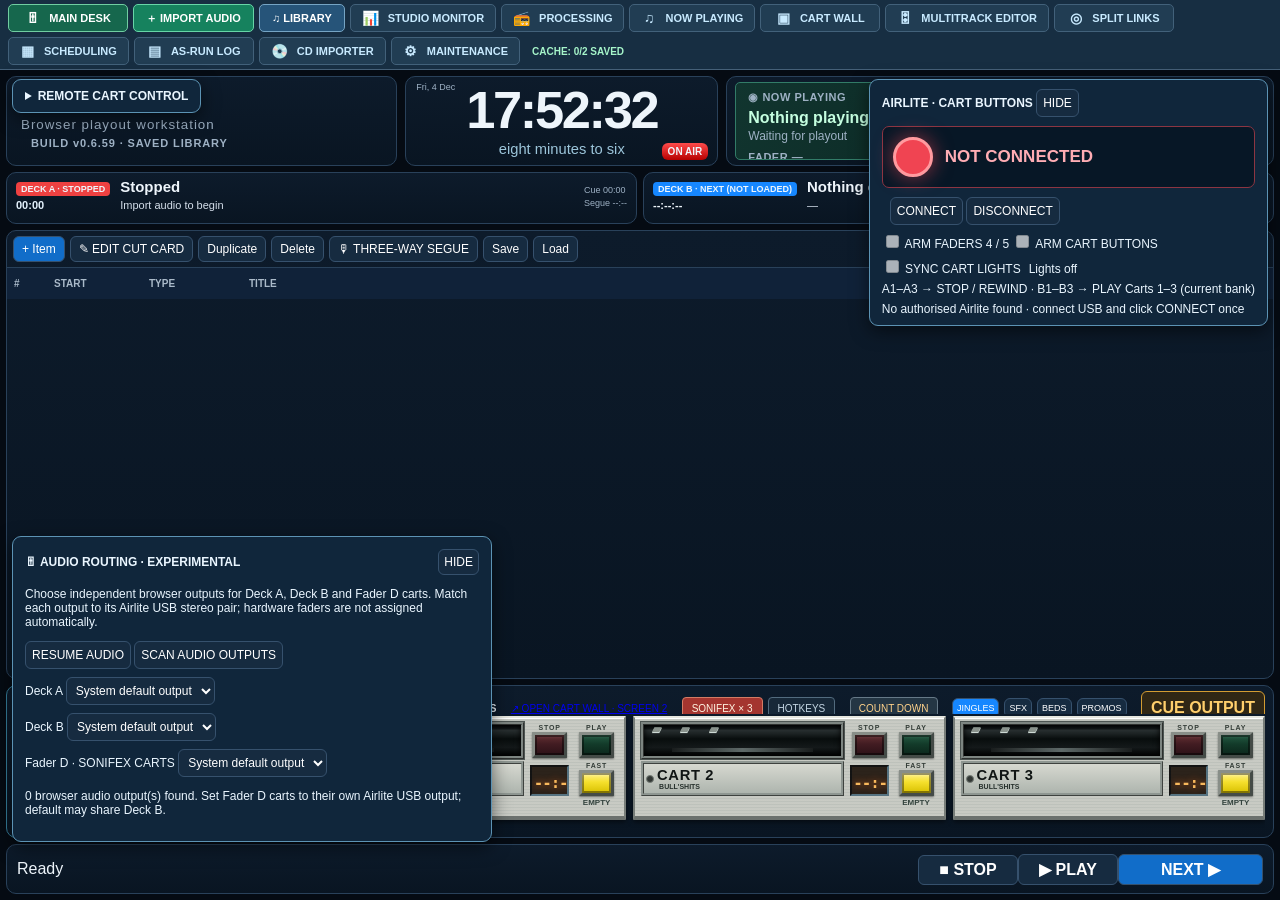
<file: index.html>
<!doctype html>
<html lang="en">
<head>
<meta charset="utf-8">
<meta name="viewport" content="width=device-width,initial-scale=1">
<meta name="theme-color" content="#07111e">
<title>Bull'sHits Playout</title>
<link rel="stylesheet" href="styles.css?v=0.6.49-cart-lamps">
<link rel="manifest" href="manifest.json">
<style>.cacheBadge{display:inline-block;color:#66ed9c;font:bold 9px Arial;margin-left:7px;white-space:nowrap}.row.cacheReady{box-shadow:inset 3px 0 #36cc74}</style><link rel="stylesheet" href="global-nav.css?v=0.6.57"><link rel="stylesheet" href="library-access.css?v=0.6.57"><style>main{grid-template-columns:minmax(0,1fr)!important}.rightPane{display:none!important}.left{min-width:0!important}.headers,.row{grid-template-columns:40px 95px 100px minmax(200px,1fr) 85px 85px 85px 90px!important}.toolbar{display:flex!important;align-items:center;flex-wrap:wrap!important}.toolbar>span{flex:1}.bullSpotifyVisible .rightPane{display:block!important;position:fixed!important;right:12px;top:90px;bottom:70px;width:420px;z-index:3500;overflow:auto;background:#0c1b2c;padding:10px;border:2px solid #5682a1}.bullSpotifyVisible .rightPane .library,.bullSpotifyVisible .rightPane .editor{display:none!important}.bullCard .bullPlayoutSection{border-top:1px solid #45647a;margin-top:18px;padding-top:12px}.bullCard .bullPlayoutSection #editorForm{display:grid;grid-template-columns:repeat(2,minmax(0,1fr));gap:8px}.bullCard .bullPlayoutSection #editorForm[hidden]{display:none!important}</style><style>/* v0.6.26: large centred studio clock */.top .clock{position:relative!important;display:flex!important;align-items:center!important;justify-content:center!important;gap:0!important;padding:3px 8px!important;overflow:hidden!important}.top .clock #clock{display:block!important;font:800 clamp(32px,3.6vw,54px)/1 'Consolas','Arial',monospace!important;font-variant-numeric:tabular-nums!important;letter-spacing:-.055em!important;text-align:center!important;white-space:nowrap!important;margin:auto!important;flex:0 1 auto!important}.top .clock #date{position:absolute!important;top:3px!important;left:8px!important;font-size:9px!important}.top .clock em{position:absolute!important;right:7px!important;bottom:5px!important;padding:3px 6px!important;font-size:10px!important}</style><style>/* v0.6.45: prevent dashboard panel collisions at desktop sizes */html,body{min-height:100%;height:auto!important}body{overflow:auto!important}.app{height:auto!important;min-height:calc(100dvh - 42px)!important;grid-template-rows:116px minmax(0,1fr) 62px!important;align-content:start!important}.top{min-height:116px!important;grid-template-columns:minmax(260px,1.1fr) minmax(270px,.72fr) minmax(360px,1.5fr)!important}.top>.panel{min-height:0!important}.top .clock #clock{font-size:clamp(35px,3.5vw,58px)!important}.top .back{min-height:0!important}main{min-height:0!important;overflow:visible!important}.left{grid-template-rows:200px minmax(235px,1fr) 125px 205px!important;min-height:789px!important;gap:9px!important}.decks{min-height:0!important;overflow:hidden!important}.deck{min-height:0!important;overflow:hidden!important}.deck canvas{height:55px!important}.scheduleBox{min-height:235px!important;overflow:hidden!important}.scheduleBox #schedule{min-height:0!important;overflow:auto!important}.hotbox{min-height:125px!important;overflow:hidden!important}.cartbox{min-height:205px!important;overflow:hidden!important}.cartHead{min-height:34px!important}.cartbox #carts{min-height:110px!important}.app>footer{min-height:62px!important;position:relative!important;z-index:1!important}.bullNav{position:relative!important;z-index:8!important}@media(max-width:1100px){.top{grid-template-columns:minmax(180px,1fr) minmax(220px,1fr) minmax(280px,1.4fr)!important}.top .clock #clock{font-size:clamp(30px,3.4vw,45px)!important}.left{grid-template-rows:200px minmax(235px,1fr) 125px 215px!important;min-height:800px!important}}@media(max-width:740px){.top{grid-template-columns:1fr!important;height:auto!important}.app{grid-template-rows:auto minmax(0,1fr) 62px!important}.top>.panel{min-height:100px!important}.decks{grid-template-columns:1fr!important;overflow:visible!important}.left{grid-template-rows:390px minmax(235px,1fr) 125px 225px!important;min-height:1020px!important}}</style><style>/* v0.6.45 compact single-screen studio desk */html,body{height:100%!important;min-height:0!important;overflow:hidden!important}.app{height:calc(100dvh - 42px)!important;min-height:0!important;grid-template-rows:90px minmax(0,1fr) 50px!important;gap:6px!important;padding:6px!important}.top{height:90px!important;min-height:0!important;grid-template-columns:minmax(200px,1fr) minmax(240px,.8fr) minmax(310px,1.4fr)!important}.top .clock #clock{font-size:clamp(31px,3.2vw,49px)!important}.top .brand h1{font-size:21px!important}.top .back .deskNowPlaying{padding:3px 10px!important}.top .back #deskNpTitle{font-size:18px!important}main{height:100%!important;min-height:0!important;overflow:hidden!important}.left{height:100%!important;min-height:0!important;grid-template-rows:52px minmax(110px,1fr) 63px 153px!important;gap:6px!important}.decks{height:52px!important;min-height:0!important;display:grid!important;grid-template-columns:1fr 1fr!important;gap:6px!important;overflow:hidden!important}.decks .deck{height:52px!important;min-height:0!important;padding:5px 9px!important;display:grid!important;grid-template-columns:auto minmax(0,1fr) auto!important;grid-template-rows:18px 18px!important;align-items:center!important;column-gap:10px!important;overflow:hidden!important}.decks .deck .deckhead{grid-column:1!important;grid-row:1/3!important;display:flex!important;flex-direction:column!important;gap:3px!important;align-items:flex-start!important}.decks .deck .deckhead b{font-size:9px!important;padding:2px 5px!important}.decks .deck .deckhead strong{font-size:11px!important}.decks .deck h2{grid-column:2!important;grid-row:1!important;font-size:15px!important;line-height:18px!important;margin:0!important;white-space:nowrap!important;overflow:hidden!important;text-overflow:ellipsis!important}.decks .deck p{grid-column:2!important;grid-row:2!important;font-size:11px!important;white-space:nowrap!important;overflow:hidden!important;text-overflow:ellipsis!important}.decks .deck canvas{display:none!important}.decks .deck .meta{grid-column:3!important;grid-row:1/3!important;display:flex!important;flex-direction:column!important;gap:3px!important;font-size:9px!important}.scheduleBox{height:100%!important;min-height:0!important;grid-template-rows:auto 31px minmax(0,1fr)!important}.scheduleBox .toolbar{padding:4px 6px!important;gap:5px!important;flex-wrap:nowrap!important;overflow-x:auto!important}.scheduleBox .toolbar button,.scheduleBox .toolbar select{font-size:12px!important;padding:5px 8px!important;white-space:nowrap!important}.scheduleBox .headers{height:31px!important}.scheduleBox #schedule{height:100%!important;min-height:0!important;overflow-y:auto!important}.hotbox{height:63px!important;min-height:0!important;padding:5px 9px!important;overflow:hidden!important;display:grid!important;grid-template-columns:150px minmax(0,1fr)!important;align-items:center!important;gap:10px!important}.hotbox .hotHeader{margin:0!important;display:block!important}.hotbox .hotHeader h3{font-size:11px!important;margin:0!important}.hotbox .hotHeader span{display:none!important}.hotbox .hotBody{min-height:0!important;display:flex!important;align-items:center!important;justify-content:space-between!important;gap:8px!important}.hotbox .hotInfo{min-width:0!important}.hotbox .hotInfo strong{font-size:12px!important}.hotbox .hotInfo small{font-size:10px!important}.hotbox .hotButtons{display:flex!important;gap:4px!important;flex-shrink:0!important}.hotbox .hotButtons button{font-size:11px!important;padding:5px 8px!important}.cartbox{height:153px!important;min-height:0!important;padding:5px 8px!important;overflow:hidden!important}.cartbox .cartHead{height:28px!important;min-height:0!important;margin-bottom:3px!important;gap:7px!important}.cartbox .cartHead h3{font-size:11px!important;white-space:nowrap!important}.cartbox #carts{height:100px!important;min-height:0!important;overflow:hidden!important}.cartbox .routingNote{display:none!important}.app>footer{height:50px!important;min-height:0!important;padding:4px 10px!important;z-index:2!important}.app>footer button{padding:5px 8px!important}.bullNav{min-height:0!important;height:42px!important;overflow:hidden!important}@media(max-height:760px){.app{grid-template-rows:78px minmax(0,1fr) 44px!important}.top{height:78px!important}.left{grid-template-rows:48px minmax(90px,1fr) 56px 132px!important}.decks,.decks .deck{height:48px!important}.hotbox{height:56px!important}.cartbox{height:132px!important}.cartbox #carts{height:86px!important}.app>footer{height:44px!important}}@media(max-width:1050px){.cartbox .cartHead{flex-wrap:nowrap!important;overflow-x:auto!important}.cartbox .cartHead>*{flex-shrink:0!important}.decks .deck .meta{display:none!important}}</style><style>/* v0.6.45: Fader C and Sonifex share bottom row */.left{grid-template-columns:minmax(215px,23%) minmax(0,1fr)!important;grid-template-rows:52px minmax(110px,1fr) 153px!important;column-gap:7px!important}.left>.decks{grid-column:1/-1!important;grid-row:1!important}.left>.scheduleBox{grid-column:1/-1!important;grid-row:2!important}.left>.hotbox{grid-column:1!important;grid-row:3!important;width:100%!important;height:153px!important;min-height:0!important;display:flex!important;flex-direction:column!important;align-items:stretch!important;justify-content:space-between!important;padding:10px!important;gap:8px!important}.left>.hotbox .hotHeader{display:flex!important;flex-direction:column!important;gap:3px!important}.left>.hotbox .hotHeader span{display:block!important;font-size:9px!important}.left>.hotbox .hotBody{flex:1!important;display:flex!important;flex-direction:column!important;align-items:stretch!important;justify-content:space-between!important;gap:6px!important}.left>.hotbox .hotInfo{overflow:hidden!important}.left>.hotbox .hotButtons{display:flex!important;justify-content:space-between!important;gap:4px!important}.left>.hotbox .hotButtons button{flex:1!important;padding:6px 2px!important;font-size:10px!important;min-width:0!important}.left>.cartbox{grid-column:2!important;grid-row:3!important;height:153px!important;min-width:0!important}.left>.cartbox .cartHead{overflow:hidden!important}.left>.cartbox .cartHead h3{font-size:10px!important}.left>.cartbox .cartWallLink{font-size:10px!important}.left>.cartbox .cartBanks button{padding:4px!important;font-size:9px!important}.left>.cartbox #carts{height:100px!important;min-height:0!important}@media(max-height:760px){.left{grid-template-rows:48px minmax(90px,1fr) 132px!important}.left>.hotbox,.left>.cartbox{height:132px!important}.left>.cartbox #carts{height:86px!important}}@media(max-width:1050px){.left{grid-template-columns:minmax(175px,24%) minmax(0,1fr)!important}.left>.cartbox .cartHead .cartWallLink{display:none!important}.left>.cartbox .cartHead{gap:4px!important}}</style><style>/* v0.6.45: unclipped compact live panel */.top .back{height:90px!important;min-height:0!important;box-sizing:border-box!important;overflow:hidden!important;padding:5px 8px!important}.top .back .deskNowPlaying{height:100%!important;min-height:0!important;box-sizing:border-box!important;padding:5px 12px!important;display:grid!important;grid-template-rows:15px minmax(0,1fr) 14px!important;align-items:center!important;gap:1px!important;position:relative!important;overflow:hidden!important}.top .back .deskNpTop,.top .back .deskNpFoot{height:100%!important;min-height:0!important;align-self:center!important;line-height:14px!important}.top .back #deskNpTitle{font-size:clamp(14px,1.35vw,19px)!important;line-height:21px!important;align-self:center!important;margin:0!important}.top .back #deskNpArtist{font-size:10px!important;line-height:12px!important;position:absolute!important;left:12px!important;top:49px!important;right:12px!important;max-width:75%!important}.top .back .deskNpFoot{margin-top:0!important}.top .back .deskNpTop span,.top .back .deskNpFoot span{align-self:center!important}@media(max-height:760px){.top .back{height:78px!important}.top .back .deskNowPlaying{grid-template-rows:14px minmax(0,1fr) 13px!important}.top .back #deskNpArtist{top:43px!important}}</style><style>/* v0.6.45: coherent Now Playing header and Sonifex machine fit */.top .back .deskNowPlaying{display:flex!important;flex-direction:column!important;justify-content:space-between!important;align-items:stretch!important;gap:2px!important;padding:5px 10px!important}.top .back .deskNpTop{height:14px!important;flex:0 0 14px!important;line-height:14px!important}.top .back .deskNpMiddle{display:flex!important;align-items:center!important;gap:8px!important;min-width:0!important;min-height:0!important;flex:1 1 auto!important;overflow:hidden!important}.top .back .deskNpMiddle #deskNpArtwork{position:static!important;float:none!important;width:36px!important;height:36px!important;flex:0 0 36px!important;object-fit:cover!important;margin:0!important}.top .back .deskNpWords{display:flex!important;flex-direction:column!important;justify-content:center!important;min-width:0!important;flex:1!important;gap:2px!important;overflow:hidden!important}.top .back #deskNpTitle{position:static!important;font-size:clamp(14px,1.3vw,19px)!important;line-height:20px!important;align-self:stretch!important;margin:0!important;white-space:nowrap!important;text-overflow:ellipsis!important;overflow:hidden!important}.top .back #deskNpArtist{position:static!important;max-width:none!important;font-size:11px!important;line-height:13px!important;white-space:nowrap!important;overflow:hidden!important;text-overflow:ellipsis!important}.top .back .deskNpFoot{height:17px!important;min-height:17px!important;flex:0 0 17px!important;line-height:17px!important;display:flex!important;justify-content:space-between!important;align-items:center!important}.top .back .deskNpTimers{display:flex!important;gap:14px!important;font-size:10px!important;white-space:nowrap!important}.top .back .deskNpTimers b{color:#d8fff0!important;font-size:12px!important;font-variant-numeric:tabular-nums!important}.left>.cartbox #carts{height:calc(100% - 27px)!important;max-height:none!important;overflow:visible!important}.left>.cartbox{overflow:hidden!important;padding-bottom:2px!important}.left>.cartbox .cartHead{height:23px!important;min-height:23px!important;margin-bottom:2px!important}.left>.cartbox #carts .cartMachine,.left>.cartbox #carts .sonifex{max-height:100%!important}@media(max-height:760px){.top .back .deskNpMiddle #deskNpArtwork{width:30px!important;height:30px!important;flex-basis:30px!important}.top .back #deskNpTitle{font-size:15px!important}}</style><style>/* v0.6.45 desk clock and stable Now Playing placement */.top .clock{position:relative!important;display:flex!important;flex-direction:column!important;align-items:center!important;justify-content:center!important;gap:1px!important;padding:3px 8px 8px!important}.top .clock #clock{margin:0!important;flex:0 0 auto!important;line-height:1!important}.top .clock #clockWords{display:block!important;color:#9cc5da!important;font-size:11px!important;letter-spacing:.055em!important;line-height:14px!important;text-align:center!important;white-space:nowrap!important}.top .back .deskNowPlaying{position:relative!important;display:grid!important;grid-template-columns:minmax(0,1fr)!important;grid-template-rows:16px minmax(0,1fr) 19px!important;align-items:stretch!important;justify-content:stretch!important;gap:2px!important;overflow:hidden!important;padding:5px 12px!important}.top .back .deskNpTop{grid-row:1!important;display:flex!important;align-items:center!important;justify-content:space-between!important;height:16px!important;line-height:16px!important;flex:none!important}.top .back .deskNpMiddle{grid-row:2!important;display:flex!important;flex-direction:row!important;align-items:center!important;justify-content:flex-start!important;min-height:0!important;min-width:0!important;overflow:hidden!important}.top .back .deskNpWords{position:static!important;display:flex!important;flex-direction:column!important;justify-content:center!important;align-items:flex-start!important;gap:0!important;min-width:0!important;overflow:hidden!important}.top .back #deskNpTitle{position:static!important;display:block!important;font-size:17px!important;line-height:20px!important;height:auto!important;min-height:0!important;align-self:stretch!important;white-space:nowrap!important;overflow:hidden!important;text-overflow:ellipsis!important}.top .back #deskNpArtist{position:static!important;display:block!important;font-size:11px!important;line-height:13px!important;height:auto!important;max-width:100%!important;min-height:0!important;white-space:nowrap!important;overflow:hidden!important;text-overflow:ellipsis!important}.top .back .deskNpFoot{grid-row:3!important;position:static!important;display:flex!important;justify-content:space-between!important;align-items:center!important;line-height:18px!important;height:19px!important;min-height:19px!important;margin:0!important}.top .back .deskNpTimers{display:flex!important;gap:13px!important;align-items:center!important}.top .back .deskNpTimers span{white-space:nowrap!important}.top .back .deskNpTimers b{font-size:12px!important}.left>.cartbox #carts{overflow:hidden!important}</style><script>document.addEventListener('DOMContentLoaded',()=>{const out=document.getElementById('clockWords');if(!out)return;const units=['zero','one','two','three','four','five','six','seven','eight','nine','ten','eleven','twelve','thirteen','fourteen','fifteen','sixteen','seventeen','eighteen','nineteen'];const tens=['','','twenty','thirty','forty','fifty'];const word=n=>n<20?units[n]:tens[Math.floor(n/10)]+(n%10?' '+units[n%10]:'');const update=()=>{const d=new Date(),h=d.getHours(),m=d.getMinutes();const hour12=n=>n%12||12;const next=hour12(h+1),current=hour12(h);out.textContent=m===0?word(current)+" o'clock":m===15?'quarter past '+word(current):m===30?'half past '+word(current):m===45?'quarter to '+word(next):m<30?word(m)+' minute'+(m===1?'':'s')+' past '+word(current):word(60-m)+' minute'+(60-m===1?'':'s')+' to '+word(next)};update();setInterval(update,1000)});</script><style>/* v0.6.45 two-line cassette label */#carts.machineView .sonifexFace .sfCassetteLabel{display:flex!important;flex-direction:column!important;align-items:center!important;justify-content:center!important;gap:0!important;top:1px!important;bottom:1px!important;min-height:0!important;padding:1px 3px!important;white-space:normal!important;line-height:10px!important;overflow:hidden!important}#carts.machineView .sonifexFace .sfCassetteLabel .sfArtistLine,#carts.machineView .sonifexFace .sfCassetteLabel .sfTitleLine{display:block!important;max-width:100%!important;white-space:nowrap!important;overflow:hidden!important;text-overflow:ellipsis!important;line-height:10px!important}#carts.machineView .sonifexFace .sfCassetteLabel .sfArtistLine{font-size:9px!important;font-weight:900!important}#carts.machineView .sonifexFace .sfCassetteLabel .sfTitleLine{font-size:9px!important;font-weight:500!important}</style><style>/* v0.6.45 */.bullSpotifyVisible #bullSpotifyClose{display:block!important;position:sticky!important;top:0!important;margin:0 0 12px auto!important;z-index:10!important;padding:9px 14px!important;background:#9d3034!important;color:white!important;border:1px solid #ff8a8a!important;border-radius:5px!important;font-weight:800!important;cursor:pointer!important}#bullSpotifyClose{display:none!important}.bullCardShade{z-index:12000!important}.bullCardActions{display:flex!important;align-items:center!important;gap:8px!important;flex-wrap:wrap!important}.bullCardActions button:last-child{margin-left:auto!important}</style><style>/* v0.6.45: Now Playing no-overlap layout */
.top .back .deskNowPlaying{display:grid!important;grid-template-columns:minmax(0,1fr)!important;grid-template-rows:16px minmax(36px,1fr) 19px!important;gap:3px!important;padding:6px 12px!important;overflow:hidden!important;align-items:stretch!important;justify-content:stretch!important}
.top .back .deskNpTop{grid-row:1!important;position:static!important;height:16px!important;min-height:16px!important;display:flex!important;align-items:center!important;justify-content:space-between!important}
.top .back .deskNpMiddle{grid-row:2!important;position:static!important;display:flex!important;min-height:36px!important;min-width:0!important;align-items:center!important;gap:8px!important;overflow:hidden!important}
.top .back .deskNpWords{position:static!important;display:flex!important;flex-direction:column!important;justify-content:center!important;align-items:flex-start!important;gap:2px!important;min-width:0!important;flex:1 1 auto!important;overflow:hidden!important}
.top .back #deskNpTitle,.top .back #deskNpArtist{position:static!important;top:auto!important;left:auto!important;right:auto!important;bottom:auto!important;display:block!important;width:100%!important;max-width:100%!important;height:auto!important;min-height:0!important;margin:0!important;padding:0!important;white-space:nowrap!important;overflow:hidden!important;text-overflow:ellipsis!important}
.top .back #deskNpTitle{font-size:16px!important;line-height:19px!important}
.top .back #deskNpArtist{font-size:12px!important;line-height:15px!important}
.top .back .deskNpFoot{grid-row:3!important;position:static!important;height:19px!important;min-height:19px!important;display:flex!important;align-items:center!important;justify-content:space-between!important;gap:10px!important}
.top .back .deskNpTimers{display:flex!important;align-items:center!important;gap:12px!important;white-space:nowrap!important}
</style><style>/* v0.6.45: centred oversized studio clock, spoken-time caption */
.top .clock{position:relative!important;display:flex!important;flex-direction:column!important;justify-content:center!important;align-items:center!important;gap:3px!important;padding:6px 44px 8px!important;min-width:0!important}
.top .clock #clock{display:block!important;font-size:clamp(39px,4.3vw,70px)!important;font-weight:800!important;line-height:1!important;letter-spacing:-.045em!important;text-align:center!important;align-self:center!important;margin:0!important;max-width:100%!important;white-space:nowrap!important}
.top .clock #clockWords{position:static!important;display:block!important;font-size:clamp(11px,1.05vw,15px)!important;line-height:17px!important;letter-spacing:0!important;text-align:center!important;white-space:normal!important;max-width:100%!important}
</style><style>/* v0.6.45: centred, enlarged studio clock and conversational words */
.top .clock{position:relative!important;display:flex!important;flex-direction:column!important;justify-content:center!important;align-items:center!important;gap:4px!important;padding:8px 12px!important;text-align:center!important;overflow:hidden!important}
.top .clock #clock{position:static!important;display:block!important;align-self:center!important;margin:0!important;padding:0!important;font-family:Consolas,'Arial',monospace!important;font-size:clamp(42px,4.1vw,70px)!important;font-weight:800!important;line-height:1!important;letter-spacing:-.045em!important;font-variant-numeric:tabular-nums!important;text-align:center!important;white-space:nowrap!important;max-width:100%!important}
.top .clock #clockWords{position:static!important;display:block!important;align-self:center!important;margin:0!important;padding:0!important;font-size:clamp(12px,1.15vw,16px)!important;line-height:18px!important;white-space:normal!important;text-align:center!important;max-width:100%!important}
.top .clock #date{position:absolute!important;top:5px!important;left:10px!important}
.top .clock em{position:absolute!important;right:9px!important;bottom:5px!important}
@media(max-width:1100px){.top .clock #clock{font-size:clamp(36px,4vw,54px)!important}}
</style><style>
#carts .sfStatus{cursor:pointer;user-select:none}
#carts .sfStatus.cueReady{background:#e6a426!important;color:#241800!important;border-color:#ffe29c!important;box-shadow:0 0 11px #e6a426b0,inset 0 0 6px #ffdf8b!important;font-weight:900}
#carts .cartCued{outline:2px solid #f5b632;outline-offset:-2px}
#cartCueOutput{font-weight:800;color:#ffcf6c;border:1px solid #d39c32;background:#302715;cursor:pointer}
</style><style>
#schedule .playlistCueControls{display:inline-flex;gap:3px;margin-left:9px;vertical-align:middle}
#schedule .playlistCueBtn{padding:2px 5px;font-size:9px;font-weight:800;border:1px solid #bd9a4b;border-radius:3px;background:#192632;color:#ffd47a;cursor:pointer;line-height:1.25}
#schedule .playlistCueBtn.cueActive{background:#f2b642;color:#161b20;box-shadow:0 0 7px #f2b642}
#schedule .row>div:nth-child(4){min-width:0;overflow:hidden}
</style></head>
<body><script src="global-nav.js?v=0.6.57" defer></script>
<nav class="bullNav" style="display:flex;gap:12px;align-items:center;padding:7px 12px;background:#172e42;font-size:12px"><a style="color:#b5e4ff" href="production-studio.html" target="_blank" rel="noopener">↗ PRODUCTION STUDIO</a><a style="color:#b5e4ff" href="scheduling.html" target="_blank" rel="noopener">↗ SCHEDULING</a><a style="color:#b5e4ff" href="logging.html" target="_blank" rel="noopener">↗ AS-RUN LOG</a><a style="color:#b5e4ff" href="cart-wall.html" target="_blank" rel="noopener">↗ CART WALL</a><a style="color:#b5e4ff" href="studio-monitor.html" target="_blank" rel="noopener">↗ STUDIO MONITOR</a><a style="color:#b5e4ff" href="now-playing.html" target="_blank" rel="noopener">↗ NOW PLAYING</a><a style="color:#b5e4ff" href="cd-importer.html" target="_blank" rel="noopener">↗ CD IMPORTER</a><span id="safetyCacheStatus" style="color:#a6f5ca;font-size:10px;white-space:nowrap">CACHE: PREPARING</span></nav><div class="app">
<header class="top">
  <section class="panel brand"><h1>BULL'S<b>HITS</b> <span>DEMO</span></h1><small>Browser playout workstation</small><span class="devVersion" title="Development build">BUILD v0.6.59 · SAVED LIBRARY</span></section>
  <section class="panel clock"><div id="date"></div><strong id="clock"></strong><div id="clockWords" aria-label="Time in words"></div><em>ON AIR</em></section>
  <section class="panel back"><div class="backTiming" style="display:none"><small>BACKTIME TO NEXT HARD</small><strong id="backtime">--:--</strong><span id="hardLabel">No hard event</span></div><div class="deskNowPlaying" title="Live Now Playing metadata"><div class="deskNpTop"><span>◉ NOW PLAYING</span><span id="deskNpState">OFF AIR</span></div><div class="deskNpMiddle"><img id="deskNpArtwork" alt="Album cover" style="display:none"><div class="deskNpWords"><strong id="deskNpTitle">Nothing playing</strong><span id="deskNpArtist">Waiting for playout</span></div></div><div class="deskNpFoot"><span id="deskNpFader">FADER —</span><span class="deskNpTimers"><span>UP <b id="deskNpElapsed">00:00</b></span><span>DOWN <b id="deskNpRemaining">00:00</b></span></span></div></div><div class="hiddenMeter"><canvas id="masterMeter" width="360" height="77"></canvas><span id="meterStatus"></span></div></section>
</header>

<main>
<section class="left">
  <div class="decks">
    <section class="panel deck">
      <div class="deckhead"><b class="now">FADER A/B · NOW</b><strong id="remain">00:00</strong></div>
      <h2 id="nowTitle">Stopped</h2><p id="nowArtist">Import audio to begin</p>
      <canvas id="waveNow" width="900" height="70"></canvas>
      <div class="meta"><span id="nowCue">Cue 00:00</span><span id="nowSegue">Segue --:--</span></div>
    </section>
    <section class="panel deck">
      <div class="deckhead"><b class="next">FADER A/B · NEXT</b><strong id="nextStart">--:--:--</strong></div>
      <h2 id="nextTitle">Nothing queued</h2><p id="nextArtist">—</p>
      <canvas id="waveNext" width="500" height="70"></canvas>
      <div class="meta"><span id="nextType">—</span><span id="nextDuration">00:00</span></div>
    </section>
  </div>

  <section class="panel scheduleBox">
    <div class="toolbar">
      <button id="addBlank">+ Item</button><button id="duplicate">Duplicate</button><button id="deleteItem">Delete</button>
      <button id="voiceTrackBtn">🎙 THREE-WAY SEGUE</button><button id="saveSchedule">Save</button><button id="loadSchedule">Load</button>
      <span></span><select id="mode"><option>AUTO</option><option>ASSIST</option><option>LIVE</option></select>
    </div>
    <div class="headers"><div>#</div><div>START</div><div>TYPE</div><div>TITLE</div><div>DUR</div><div>INTRO</div><div>SEGUE</div><div>END</div></div>
    <div id="schedule"></div>
  </section>

  <section class="panel hotbox" id="hotbox"><div class="hotHeader"><h3>FADER C · HOTBOX</h3><span>DRAG & DROP</span></div><div class="hotBody"><div class="hotInfo"><strong id="hotTitle">Drop audio here</strong><small id="hotDetail">From library, playlist or carts</small></div><div class="hotButtons"><button id="hotPlay">▶ PLAY</button><button id="hotStop">■ STOP</button><button id="hotClear">✕ CLEAR</button></div></div></section>

  <section class="panel cartbox">
  <div class="cartHead"><h3>FADER D · SONIFEX CART MACHINES</h3><a href="cart-wall.html" target="_blank" rel="noopener" class="cartWallLink">↗ OPEN CART WALL · SCREEN 2</a><div id="cartViewTabs"><button data-view="machines" class="active">SONIFEX × 3</button><button data-view="hotkeys">HOTKEYS</button></div><button id="cartCounterMode" title="Toggle cart counter direction">COUNT DOWN</button><div class="cartBanks"><button class="bank active" data-bank="0">JINGLES</button><button class="bank" data-bank="1">SFX</button><button class="bank" data-bank="2">BEDS</button><button class="bank" data-bank="3">PROMOS</button></div></div>
  <div id="carts"></div><div class="routingNote">Routing plan: A/B alternating main playout · C independent hotbox · D carts. Optional fader control: CH4 → Deck A · CH5 → Deck B · down stops and loads the next available item.</div>
</section>
</section>

<aside class="rightPane">
  <section class="panel library">
    <h3>AUDIO LIBRARY</h3><button id="loadDemoLibrary" title="Generate five original playable test tracks">LOAD DEMO LIBRARY</button>
    <input id="search" placeholder="Search title or artist">
    <label class="import">Import audio<input id="audioFiles" type="file" accept="audio/*" multiple hidden></label>
    <div id="library"></div>
  </section>

  <section class="panel spotify">
  <div class="spotifyHead"><h3>SPOTIFY REFERENCE</h3><button id="spotifyConnect">Connect Spotify</button></div>
  <div class="spotifySearch"><input id="spotifyQuery" placeholder="Search Spotify for a track or artist"><button id="spotifySearchBtn">Search</button></div>
  <div id="spotifyStatus" class="spotifyStatus">Not connected</div><button id="spotifyListenSelected" title="Listen to selected Spotify track using the official Spotify player">▶ Listen to selected Spotify track</button>
  <div id="spotifyResults" class="spotifyResults"></div>
</section>

<section class="panel editor">
    <h3>ITEM EDITOR</h3>
    <div id="emptyEditor">Select an item in the running order.</div>
    <div id="editorForm" hidden>
      <label>Title<input id="eTitle"></label>
      <label>Artist / detail<input id="eArtist"></label>
      <div class="two"><label>Duration<input id="eDur"></label><label>Start type<select id="eType"><option value="auto">AUTO</option><option value="manual">MANUAL</option><option value="soft">SOFT</option><option value="hard">HARD</option></select></label></div>
      <div class="two"><label>Intro<input id="eIntro"></label><label>Cue<input id="eCue"></label></div>
      <div class="two"><label>Segue<input id="eSegue"></label><label>Fade<input id="eFade"></label></div>
      <label>Fixed hard time<input id="eFixed" placeholder="15:00:00"></label>
    </div>
  </section>
</aside>
</main>

<footer class="panel"><div id="status">Ready</div><div><button id="stopBtn">■ STOP</button><button id="playBtn">▶ PLAY</button><button id="nextBtn" class="go">NEXT ▶</button></div></footer>
</div>
<audio id="deckA"></audio><audio id="deckB"></audio>
<div id="cartModal" class="modal hidden"><div class="modalCard"><h3>Edit cart</h3><label>Name<input id="cartName"></label><label>Colour<input id="cartColor" type="color"></label><label><input id="cartLoop" type="checkbox"> Loop</label><div class="modalActions"><button id="cartClear">Clear cart</button><button id="cartCancel">Cancel</button><button id="cartSave" class="go">Save</button></div></div></div>
<div id="spotifyListenModal" class="modal hidden"><div class="modalCard spotifyListenCard"><div class="spotifyListenHead"><h3>SPOTIFY — PERSONAL LISTENING</h3><button id="spotifyListenClose">✕ Close</button></div><p>Official Spotify player. Playback requires Spotify login and is separate from Eldoret's playout decks, carts and mixer.</p><iframe id="spotifyListenFrame" title="Spotify personal listening" src="about:blank" width="100%" height="352" frameborder="0" allow="autoplay; clipboard-write; encrypted-media; fullscreen; picture-in-picture" loading="lazy"></iframe></div></div><div id="toast"></div>
<script src="airlite-telemetry.js?v=0.6.66"></script><script src="cut-levels.js?v=0.6.56"></script><script src="meter.js?v=0.6.65-audio-route"></script><script src="desk-now-playing.js?v=0.6.64-nowplaying"></script>
<script src="audit.js?v=0.6.64-nowplaying"></script>
<script src="safety-cache.js?v=0.6.45"></script><script src="audio-library.js?v=0.6.59"></script><script src="app.js?v=0.6.67-cart-routing"></script>
<script src="fader-decks.js?v=0.6.63-compact-options"></script>
<script src="markers.js?v=0.6.52"></script>
<script src="hotbox.js?v=0.6.64-nowplaying"></script>
<script src="voice-track.js?v=0.6.52"></script>
<script src="demo-library.js?v=0.6.45"></script>
<script src="cut-cards.js?v=0.6.52"></script><script src="library-access.js?v=0.6.45"></script><script src="desk-layout.js?v=0.6.45"></script><script>
/* Airlite input: existing CH4 start plus A/B programmable buttons. */
(()=>{'use strict';
const bar=document.createElement('div');
bar.style.cssText='position:fixed;right:12px;top:calc(var(--bull-nav-height,39px) + 9px);z-index:9998;max-width:min(440px,calc(100vw - 48px));background:#10263b;color:#eaf6ff;border:1px solid #5c93b4;border-radius:9px;padding:9px 12px;font:12px Arial;box-shadow:0 5px 18px #0008';
bar.innerHTML='<strong>AIRLITE · CART BUTTONS</strong> <button id="airlitePanelToggle" type="button" aria-expanded="true" style="padding:6px">HIDE</button><div id="airliteConnectionBadge" role="status" aria-live="polite" style="display:flex;align-items:center;gap:12px;padding:10px;margin:9px 0;background:#071726;border:1px solid #8c3542;border-radius:7px"><span id="airliteConnectionLamp" aria-hidden="true" style="display:inline-block;flex-shrink:0;width:40px;height:40px;border-radius:50%;background:#f04452;border:3px solid #ff9a9f;box-shadow:0 0 18px #f0445280"></span><strong id="airliteConnectionLabel" style="font-size:17px;color:#ffadb4">NOT CONNECTED</strong></div><div id="airlitePanelBody" style="margin-top:7px"><button id="airliteTestConnect" style="margin-left:8px;padding:6px">CONNECT</button> <button id="airliteDisconnect" disabled style="padding:6px">DISCONNECT</button><div style="margin-top:7px"><label><input id="airliteTestArm" type="checkbox" disabled> ARM FADERS 4 / 5</label> <label><input id="airliteCartArm" type="checkbox" disabled> ARM CART BUTTONS</label></div><div style="margin-top:6px"><label><input id="airliteLedEnable" type="checkbox" disabled> SYNC CART LIGHTS</label><span id="airliteLedStatus" style="margin-left:8px">Lights off</span></div><div style="margin-top:6px">A1–A3 → STOP / REWIND · B1–B3 → PLAY Carts 1–3 (current bank)</div><div id="airliteTestStatus" style="margin-top:6px" aria-live="polite">Disconnected · buttons v1</div></div>';
document.body.append(bar);
const panelToggle=bar.querySelector('#airlitePanelToggle'),panelBody=bar.querySelector('#airlitePanelBody');
panelToggle.onclick=()=>{panelBody.hidden=!panelBody.hidden;panelToggle.textContent=panelBody.hidden?'SHOW':'HIDE';panelToggle.setAttribute('aria-expanded',String(!panelBody.hidden))};
let device=null,previous=null,buttonMasks=[0,0];
const status=bar.querySelector('#airliteTestStatus'),arm=bar.querySelector('#airliteTestArm'),cartArm=bar.querySelector('#airliteCartArm'),connect=bar.querySelector('#airliteTestConnect'),disconnect=bar.querySelector('#airliteDisconnect');

// D&R Airlite USB HID Control Protocol v1.5, sections 3 and 4.1.1:
// report 0; fixed 10-byte data; [size=4, command=2, LED ID, colour].
// Only the individual A1–A3 and B1–B3 LED IDs are written.
const ledEnable=bar.querySelector('#airliteLedEnable'),ledStatus=bar.querySelector('#airliteLedStatus');
let ledWork=Promise.resolve(),ledVersion=0,ledOwned=false;
const ledSent=new Map();
function reset(){window.bullFaderArm?.(false);window.bullHotboxArm?.(false);previous=null;buttonMasks=[0,0];arm.checked=false;cartArm.checked=false;ledVersion++;ledSent.clear();ledOwned=false;ledEnable.checked=false;ledStatus.textContent='Lights off';}
function syncLights(clear=false){
 if(!device?.opened||(!ledEnable.checked&&!ledOwned&&!clear))return ledWork;
 const target=device,version=ledVersion,states=window.bullCartStates?.()||[];
 for(let slot=0;slot<3;slot++){
  const state=states[slot]||{},playing=!!state.playing;
  const colours=clear||!ledEnable.checked?[0,0]:[playing?1:0,state.loaded&&!playing?2:0];
  for(const [id,colour] of [[slot,colours[0]],[slot+8,colours[1]]]){
   if(ledSent.get(id)===colour)continue;
   ledSent.set(id,colour);
   ledWork=ledWork.then(async()=>{
    if(version!==ledVersion||device!==target||!target.opened)return;
    const packet=new Uint8Array(10);packet.set([4,2,id,colour]);
    await target.sendReport(0,packet);
    ledStatus.textContent=ledEnable.checked?'Light commands sent · B green PLAY / A red STOP':'Cart lights cleared';
   }).catch(err=>{
    if(version!==ledVersion)return;
    ledVersion++;ledSent.clear();ledOwned=false;ledEnable.checked=false;
    ledStatus.textContent='Light command failed: '+err.message;
   });
  }
 }
 if(clear||!ledEnable.checked)ledOwned=false;
 return ledWork;
}
ledEnable.onchange=()=>{if(ledEnable.checked){ledOwned=true;ledSent.clear();}syncLights()};
setInterval(()=>{syncLights()},200);
function report(e){
 const bytes=Array.from(new Uint8Array(e.data.buffer,e.data.byteOffset,e.data.byteLength));
 window.bullAirliteTelemetry?.report(bytes);
 // Monitor recordings include the protocol header in data, with reportId 0.
 if(bytes[0]===0x04&&bytes[1]===0xc4&&bytes.length>=10){
  const next=[bytes[2],bytes[3]],pressed=[];
  next.forEach((mask,bank)=>{
   const rising=mask&~buttonMasks[bank];
   for(let bit=0;bit<8;bit++)if(rising&(1<<bit)){
    const name=(bank===0?'A':'B')+(bit+1);pressed.push(name);
    if(cartArm.checked&&bit<3){if(bank===0)stopCart(bit);else startCart(bit);}
   }
  });
  buttonMasks=next;
  if(pressed.length)status.textContent=pressed.map(name=>name+(cartArm.checked&&/^[AB][1-3]$/.test(name)?' → Cart '+name.slice(1)+(name[0]==='B'?' START':' STOP / REWIND'):cartArm.checked?' · unassigned':' · disarmed')).join(' / ');
  return;
 }
 // EA is the fader-state report captured on CH4 and CH5. E0 is a channel-button report.
 if(bytes.length===10&&bytes[0]===0x0a&&bytes[1]===0xea){
  window.bullFaderSignal?.(bytes);
  window.bullHotboxFaderSignal?.(bytes);
 }

}
const badge=bar.querySelector('#airliteConnectionBadge'),lamp=bar.querySelector('#airliteConnectionLamp'),connectionLabel=bar.querySelector('#airliteConnectionLabel');
let connecting=false,manuallyStopped=false,connectionVersion=0,pendingDevice=null;
function showConnection(connected,text){
 window.bullAirliteTelemetry?.connection(connected);
 const colour=connected?'#32e77b':'#f04452';
 lamp.style.background=colour;lamp.style.borderColor=connected?'#a5ffc6':'#ff9a9f';
 lamp.style.boxShadow='0 0 20px '+colour+'99';
 badge.style.borderColor=connected?'#287b4b':'#8c3542';
 connectionLabel.style.color=connected?'#a5ffc6':'#ffadb4';
 connectionLabel.textContent=text||(connected?'AIRLITE CONNECTED':'NOT CONNECTED');
}
function disconnected(message='Disconnected · click CONNECT to select the Airlite'){
 connectionVersion++;
 if(device)device.removeEventListener('inputreport',report);
 device=null;pendingDevice=null;reset();
 arm.disabled=true;cartArm.disabled=true;ledEnable.disabled=true;disconnect.disabled=true;
 connect.textContent='CONNECT';showConnection(false);status.textContent=message;
}
const isAirlite=d=>d.vendorId===0x0805&&d.productId===0x1402;
async function attach(target,manual){
 const version=++connectionVersion;pendingDevice=target;
 showConnection(false,'CONNECTING…');
 try{
  if(!target.opened)await target.open();
  if(version!==connectionVersion){if(target.opened&&target!==device)try{await target.close()}catch{}return}
  if(device&&device!==target){device.removeEventListener('inputreport',report);try{if(device.opened)await device.close()}catch{}}
  device=target;pendingDevice=null;reset();
  device.removeEventListener('inputreport',report);device.addEventListener('inputreport',report);
  arm.disabled=false;cartArm.disabled=false;ledEnable.disabled=false;disconnect.disabled=false;
  connect.textContent='RECONNECT';showConnection(true);
  status.textContent=(manual?'Connected':'Automatically connected')+' · arm carts / faders to enable controls';
  // Automatic USB connection does not require or unlock browser audio playback.
  if(manual)try{await window.bullResumeAudio?.()}catch{}
 }catch(err){
  if(version!==connectionVersion)return;
  pendingDevice=null;
  if(device?.opened){showConnection(true);status.textContent='Reconnect failed: '+err.message}
  else disconnected('Connection failed: '+err.message+' · click CONNECT to retry');
 }
}
connect.onclick=async()=>{
 if(connecting)return;
 if(!navigator.hid){showConnection(false,'USB UNAVAILABLE');status.textContent='WebHID unavailable · use Chrome on Donkey';return}
 connecting=true;connect.disabled=true;manuallyStopped=false;
 try{
  const found=await navigator.hid.requestDevice({filters:[{vendorId:0x0805,productId:0x1402}]});
  if(found.length)await attach(found[0],true);
 }catch(err){status.textContent='Connection failed: '+err.message;if(!device?.opened)showConnection(false)}
 finally{connecting=false;connect.disabled=false}
};
disconnect.onclick=async()=>{
 manuallyStopped=true;connectionVersion++;pendingDevice=null;disconnect.disabled=true;
 showConnection(false);const old=device;
 ledEnable.checked=false;await syncLights(true);
 disconnected('Disconnected manually · click CONNECT to reconnect');
 try{if(old?.opened)await old.close()}catch(err){status.textContent='Disconnected: '+err.message}
};
async function autoConnect(){
 if(connecting||manuallyStopped||device?.opened)return;
 if(!navigator.hid?.getDevices){showConnection(false,'USB UNAVAILABLE');status.textContent='Automatic USB access unavailable · use CONNECT in Chrome on Donkey';return}
 connecting=true;connect.disabled=true;
 const version=connectionVersion;
 try{
  status.textContent='Checking previously authorised Airlite…';
  const found=(await navigator.hid.getDevices()).filter(isAirlite);
  if(version!==connectionVersion||manuallyStopped)return;
  if(found.length===1)await attach(found[0],false);
  else{showConnection(false);status.textContent=found.length?'Multiple Airlite devices · click CONNECT to choose':'No authorised Airlite found · connect USB and click CONNECT once';}
 }catch(err){if(version===connectionVersion){showConnection(false);status.textContent='Automatic connection unavailable: '+err.message+' · click CONNECT'}}
 finally{connecting=false;connect.disabled=false}
}
navigator.hid?.addEventListener('disconnect',e=>{if(e.device===device||e.device===pendingDevice)disconnected('Airlite unplugged · waiting for USB reconnection')});
navigator.hid?.addEventListener('connect',e=>{if(isAirlite(e.device))autoConnect()});
autoConnect();
arm.onchange=async()=>{try{await window.bullFaderArm?.(arm.checked);window.bullHotboxArm?.(arm.checked)}catch(err){arm.checked=false;status.textContent='Fader setup failed: '+err.message}};
cartArm.onchange=()=>{status.textContent=cartArm.checked?'Carts armed · A1–A3 STOP / REWIND · B1–B3 PLAY':'Cart buttons disarmed'};
})();
</script>
<script>
/* Browser audio output routing diagnostic: separate sink selection per playout deck. */
(()=>{'use strict';
const panel=document.createElement('section');
panel.id='bullAudioRouting';
panel.style.cssText='position:fixed;left:12px;bottom:58px;z-index:9997;width:min(480px,calc(100vw - 24px));max-height:55vh;overflow:auto;background:#10263b;color:#eaf6ff;border:1px solid #5c93b4;border-radius:9px;padding:12px;font:12px Arial;box-shadow:0 5px 18px #0008';
panel.innerHTML='<div style="display:flex;justify-content:space-between;align-items:center"><strong>🎚 AUDIO ROUTING · EXPERIMENTAL</strong><button id="routeToggle" style="padding:5px">HIDE</button></div><div id="routeBody"><p>Choose independent browser outputs for Deck A, Deck B and Fader D carts. Match each output to its Airlite USB stereo pair; hardware faders are not assigned automatically.</p><button id="routeResume" style="padding:6px">RESUME AUDIO</button> <button id="routeScan" style="padding:6px">SCAN AUDIO OUTPUTS</button><div style="margin-top:8px">Deck A <select id="routeA" style="max-width:85%;padding:5px"></select></div><div style="margin-top:8px">Deck B <select id="routeB" style="max-width:85%;padding:5px"></select></div><div style="margin-top:8px">Fader D · SONIFEX CARTS <select id="routeCarts" style="max-width:85%;padding:5px"></select></div><p id="routeStatus">Outputs not scanned yet.</p></div>';
document.body.append(panel);
const $=id=>document.getElementById(id),A=$('deckA'),B=$('deckB'),status=$('routeStatus');
const toggle=$('routeToggle'),body=$('routeBody');
toggle.onclick=()=>{const hidden=body.hidden;body.hidden=!hidden;toggle.textContent=hidden?'HIDE':'SHOW'};
async function scan(){
 if(!navigator.mediaDevices?.enumerateDevices){status.textContent='Audio device enumeration unavailable in this browser';return}
 try{
  const list=await navigator.mediaDevices.enumerateDevices();
  const outputs=list.filter(d=>d.kind==='audiooutput');
  for(const id of ['routeA','routeB','routeCarts']){
   const select=$(id),previous=id==='routeCarts'?(localStorage.getItem('bull-cart-output-id')||''):select.value;select.innerHTML='';
   const def=document.createElement('option');def.value='';def.textContent='System default output';select.append(def);
   outputs.forEach((d,i)=>{const opt=document.createElement('option');opt.value=d.deviceId;opt.textContent=d.label||'Audio output '+(i+1);select.append(opt)});
   if([...select.options].some(o=>o.value===previous))select.value=previous;
  }
  status.textContent=outputs.length+' browser audio output(s) found. Set Fader D carts to their own Airlite USB output; default may share Deck B.';
 }catch(e){status.textContent='Scan failed: '+e.message}
}
async function apply(which){
 const audio=which==='A'?A:B,select=$('route'+which);
 if(typeof window.bullRouteAudio!=='function'){status.textContent='This Chromium build does not support per-player output selection (setSinkId).';return}
 try{
  await window.bullRouteAudio(audio,select.value);
  status.textContent='Deck '+which+' output selected: '+select.options[select.selectedIndex].text+'. Other deck unchanged.';
 }catch(e){status.textContent='Deck '+which+' routing failed: '+e.message}
}
$('routeResume').onclick=async()=>{try{await window.bullRecoverAudio();status.textContent='Audio engine RUNNING. If silent, scan and select the Airlite output below.'}catch(e){status.textContent='Audio resume failed: '+e.message}};
$('routeScan').onclick=scan;
$('routeA').onchange=()=>apply('A');
$('routeB').onchange=()=>apply('B');
$('routeCarts').onchange=()=>{localStorage.setItem('bull-cart-output-id',$('routeCarts').value);status.textContent='Sonifex cart output saved: '+$('routeCarts').selectedOptions[0].text+'. Applies to newly started carts.'};
scan();
})();
</script>
<script>
/* Reverse bridge test: Mac owns playback. No stop on network loss. */
(()=>{'use strict';
 const seen=new Set(),bus=new BroadcastChannel('bullshits-mac-play-v1');
 bus.onmessage=e=>{
  const p=e.data;
  if(p?.type!=='play'||typeof p.id!=='string'||!Number.isFinite(p.at)||Math.abs(Date.now()-p.at)>2500||seen.has(p.id))return;
  seen.add(p.id);if(seen.size>100)seen.clear();
  const play=document.getElementById('playBtn');
  if(play){play.click();const status=document.getElementById('status');if(status)status.textContent='Airlite CH1 → Mac PLAY command received'}
 };
})();
</script>
<script src="remote-host.js?v=0.6.57"></script>
</body>
</html>
</file>
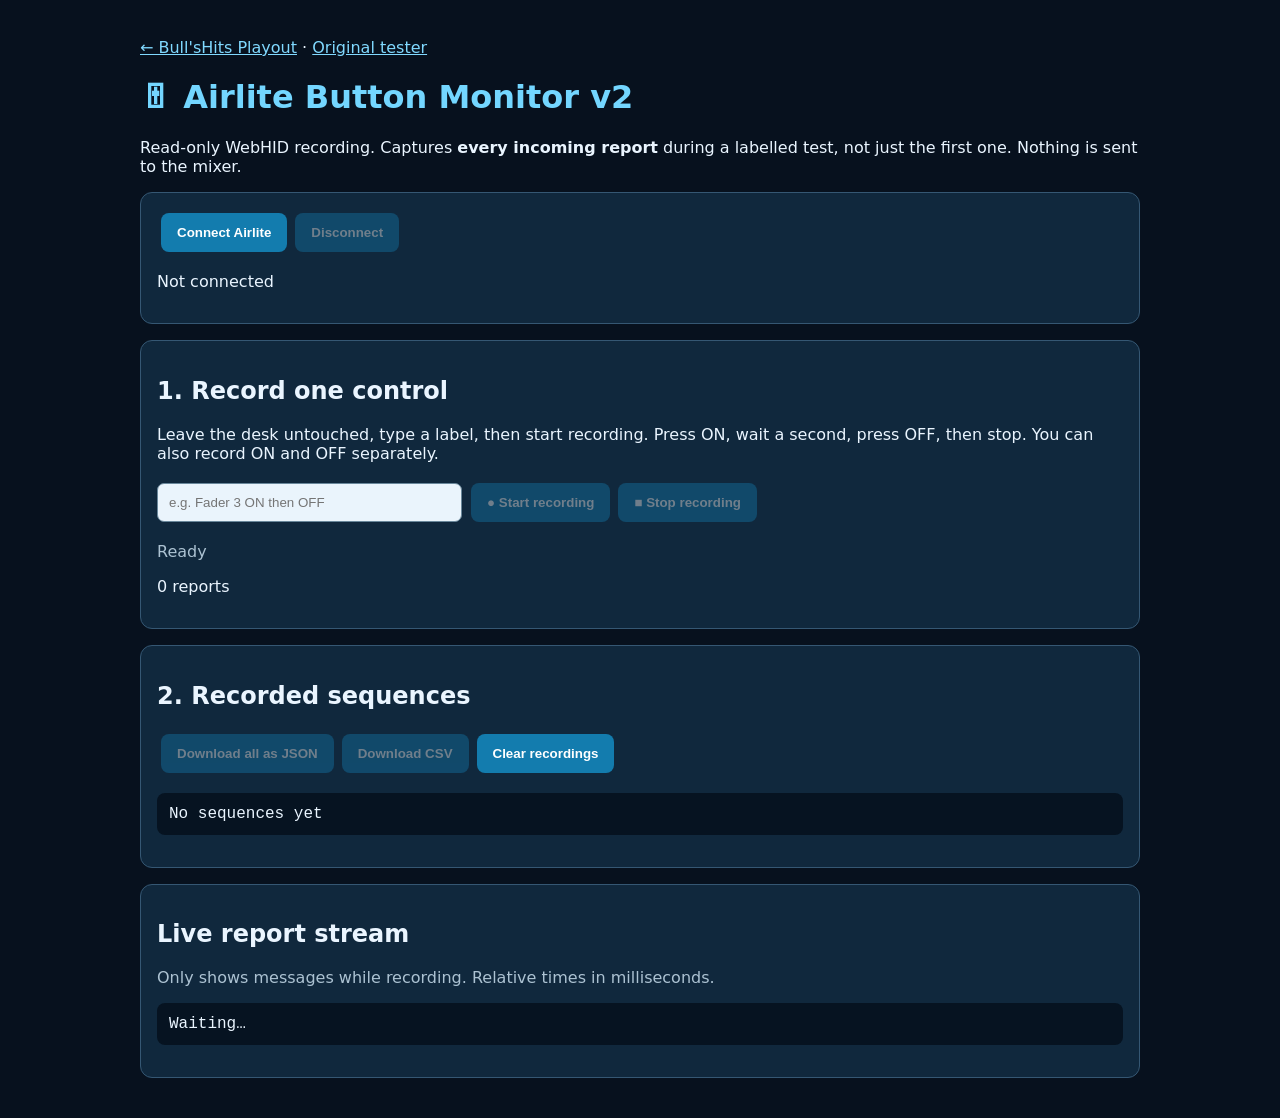
<file: airlite-monitor.html>
<!doctype html>
<html lang="en"><head><meta charset="utf-8"><meta name="viewport" content="width=device-width,initial-scale=1"><title>Airlite Button Monitor</title>
<style>body{margin:0;padding:22px;background:#07111e;color:#eaf5ff;font:16px system-ui}main{max-width:1000px;margin:auto}h1{color:#73d6ff}section{background:#10283d;border:1px solid #355773;border-radius:12px;padding:16px;margin:16px 0}button{border:0;border-radius:8px;padding:12px 16px;background:#137cae;color:white;font-weight:700;cursor:pointer;margin:4px}button:disabled{opacity:.4}input{padding:11px;border-radius:7px;border:1px solid #69879b;background:#eaf4fc;color:#102235;max-width:90%}pre{background:#061321;padding:12px;border-radius:8px;white-space:pre-wrap;overflow-wrap:anywhere;max-height:500px;overflow:auto}a{color:#80d9ff}.muted{color:#acc2d2}.ok{color:#72ecad}</style></head><body><main>
<p><a href="./">← Bull'sHits Playout</a> · <a href="airlite-test.html">Original tester</a></p>
<h1>🎚 Airlite Button Monitor v2</h1><p>Read-only WebHID recording. Captures <b>every incoming report</b> during a labelled test, not just the first one. Nothing is sent to the mixer.</p>
<section><button id="connect">Connect Airlite</button><button id="disconnect" disabled>Disconnect</button><p id="status">Not connected</p></section>
<section><h2>1. Record one control</h2><p>Leave the desk untouched, type a label, then start recording. Press ON, wait a second, press OFF, then stop. You can also record ON and OFF separately.</p>
<input id="label" placeholder="e.g. Fader 3 ON then OFF" size="34">
<button id="start" disabled>● Start recording</button><button id="stop" disabled>■ Stop recording</button>
<p id="recordState" class="muted">Ready</p><p id="count">0 reports</p></section>
<section><h2>2. Recorded sequences</h2><button id="download" disabled>Download all as JSON</button><button id="csv" disabled>Download CSV</button><button id="clear">Clear recordings</button>
<pre id="sequences">No sequences yet</pre></section>
<section><h2>Live report stream</h2><p class="muted">Only shows messages while recording. Relative times in milliseconds.</p><pre id="live">Waiting…</pre></section>
<script>
const $=id=>document.getElementById(id),hex=b=>Array.from(b,x=>x.toString(16).padStart(2,'0')).join(' ');
let device=null,active=null,sessions=[],lastById=new Map(),startTime=0,liveLines=[];
function status(s){$('status').textContent=s}
function controls(){$('disconnect').disabled=!device?.opened;$('start').disabled=!device?.opened||!!active;$('stop').disabled=!active;$('download').disabled=$('csv').disabled=!sessions.length}
function summarize(){ $('sequences').textContent=sessions.length?sessions.map((s,i)=>'#'+(i+1)+' '+s.label+' ('+s.events.length+' reports)\n'+s.events.map(e=>'  +'+e.ms+'ms | report '+e.id+' | '+e.hex+' | '+e.changes.map(c=>'byte '+c.byte+': '+c.from+'→'+c.to).join(', ')).join('\n')).join('\n\n'):'No sequences yet';controls()}
function report(e){if(!active)return;const b=Array.from(new Uint8Array(e.data.buffer,e.data.byteOffset,e.data.byteLength));const prev=lastById.get(e.reportId);const changes=prev&&prev.length===b.length?b.map((v,i)=>({byte:i+1,from:prev[i],to:v})).filter(c=>c.from!==c.to):[];lastById.set(e.reportId,b);
const item={ms:Math.round(performance.now()-startTime),id:e.reportId,hex:hex(b),changes};if(active.events.length>=2000){stopRecording('Stopped at 2000 reports for safety');return}active.events.push(item);liveLines.push('+'+item.ms+'ms | '+item.id+' | '+item.hex+(changes.length?' | '+changes.map(c=>c.byte+':'+c.from+'>'+c.to).join(' '):''));$('live').textContent=liveLines.slice(-80).join('\n');$('count').textContent=active.events.length+' reports captured';}
function stopRecording(reason){if(!active)return;active.finished=new Date().toISOString();sessions.push(active);active=null;$('recordState').textContent=reason||'Recording saved. Start another test or download the results.';summarize()}
$('connect').onclick=async()=>{if(!navigator.hid){status('WebHID unavailable');return}try{const selected=await navigator.hid.requestDevice({filters:[{vendorId:0x0805,productId:0x1402}]});if(!selected.length)return;if(device?.opened){device.removeEventListener('inputreport',report);await device.close()}device=selected[0];await device.open();device.addEventListener('inputreport',report);status('Connected to '+device.productName+' — ready to record');controls()}catch(err){status(err.name+': '+err.message)}};
$('disconnect').onclick=async()=>{stopRecording('Device disconnected; partial recording saved');if(device){device.removeEventListener('inputreport',report);if(device.opened)await device.close();device=null}status('Disconnected');controls()};
if(navigator.hid)navigator.hid.addEventListener('disconnect',e=>{if(device===e.device){stopRecording('USB disconnected; partial recording saved');device=null;status('USB disconnected');controls()}});
$('start').onclick=()=>{if(!device?.opened||active)return;lastById.clear();liveLines=[];$('live').textContent='Waiting for first report…';active={label:$('label').value.trim()||'Unnamed control',started:new Date().toISOString(),events:[]};startTime=performance.now();$('recordState').textContent='● RECORDING — operate the labelled control, then press Stop';$('count').textContent='0 reports';controls()};
$('stop').onclick=()=>stopRecording();
$('clear').onclick=()=>{if(active){$('recordState').textContent='Stop recording before clearing';return}sessions=[];summarize();$('live').textContent='Waiting…'};
function download(name,body,type){const url=URL.createObjectURL(new Blob([body],{type}));const a=document.createElement('a');a.href=url;a.download=name;a.click();setTimeout(()=>URL.revokeObjectURL(url),1500)}
$('download').onclick=()=>download('airlite-sequences.json',JSON.stringify({device:'D&R Airlite',sessions},null,2),'application/json');
$('csv').onclick=()=>{const q=s=>'"'+String(s).replaceAll('"','""')+'"';const rows=[['label','started','ms','report_id','hex','changed_bytes'],...sessions.flatMap(s=>s.events.map(e=>[s.label,s.started,e.ms,e.id,e.hex,e.changes.map(c=>c.byte+':'+c.from+'>'+c.to).join(';')]))];download('airlite-sequences.csv',rows.map(r=>r.map(q).join(',')).join('\r\n'),'text/csv')};
controls();
</script></main></body></html>
</file>
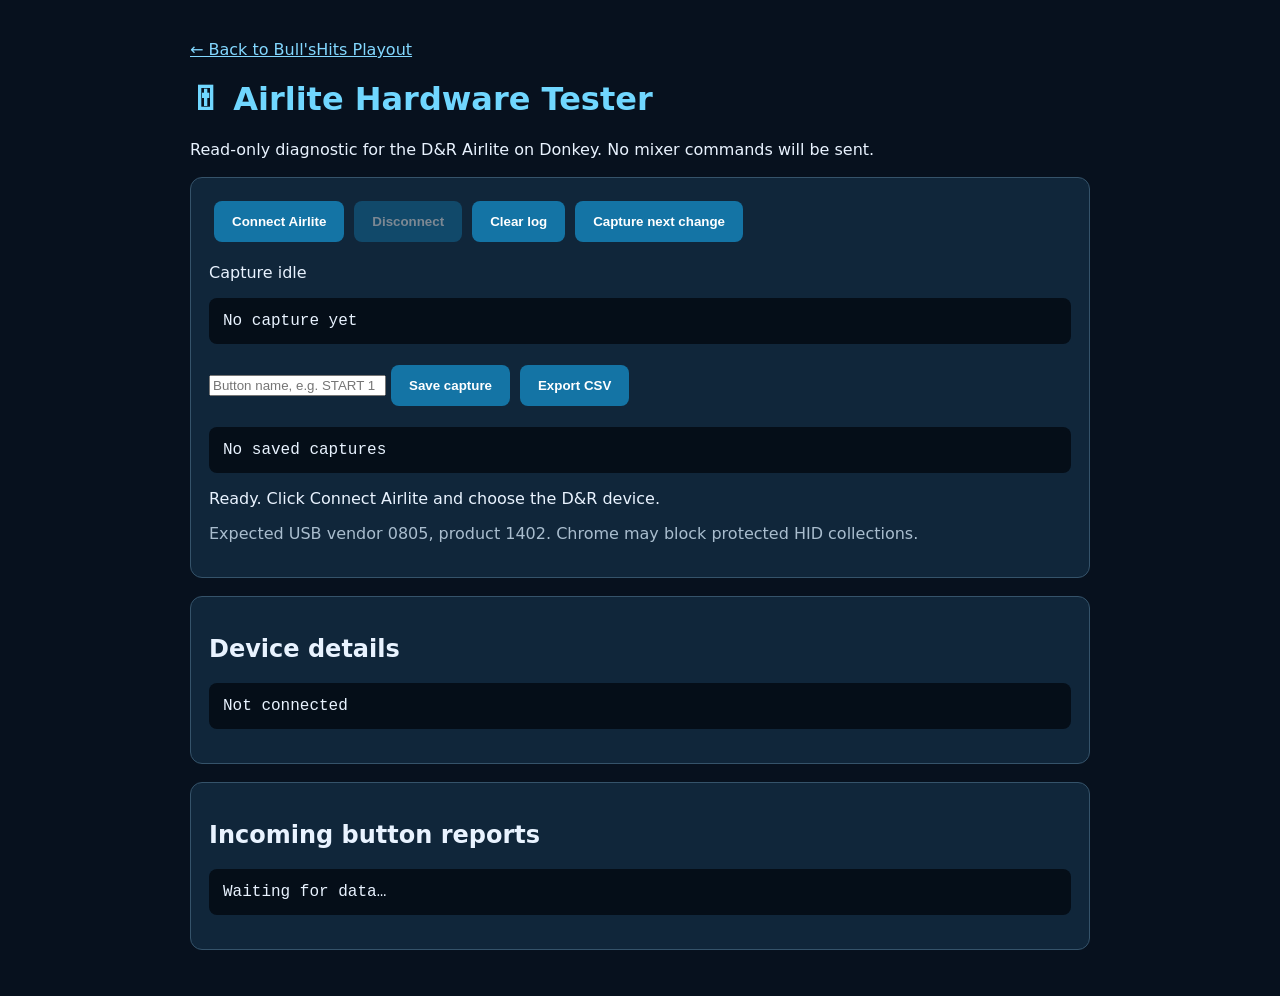
<file: airlite-test.html>
<!doctype html>
<html lang="en"><head><meta charset="utf-8"><meta name="viewport" content="width=device-width,initial-scale=1"><title>Airlite Hardware Tester</title>
<style>body{background:#07111e;color:#e9f3ff;font:16px system-ui;margin:0;padding:24px}main{max-width:900px;margin:auto}h1{color:#70d7ff}button{background:#1474a5;color:white;border:0;border-radius:8px;padding:13px 18px;font-weight:bold;cursor:pointer;margin:5px}button:disabled{opacity:.45}section{background:#10263a;border:1px solid #35536a;border-radius:12px;padding:18px;margin:18px 0}pre{white-space:pre-wrap;overflow-wrap:anywhere;max-height:400px;overflow:auto;background:#050e18;padding:14px;border-radius:8px}.muted{color:#a9bdce}a{color:#83d8ff}</style></head><body><main><p><a href="./">← Back to Bull'sHits Playout</a></p><h1>🎚 Airlite Hardware Tester</h1><p>Read-only diagnostic for the D&amp;R Airlite on Donkey. No mixer commands will be sent.</p><section><button id="connect">Connect Airlite</button><button id="disconnect" disabled>Disconnect</button><button id="clear">Clear log</button><button id="capture">Capture next change</button><p id="captureStatus">Capture idle</p><pre id="diff">No capture yet</pre><input id="label" placeholder="Button name, e.g. START 1"><button id="save">Save capture</button><button id="export">Export CSV</button><pre id="saved">No saved captures</pre><p id="status">Ready. Click Connect Airlite and choose the D&amp;R device.</p><p class="muted">Expected USB vendor 0805, product 1402. Chrome may block protected HID collections.</p></section><section><h2>Device details</h2><pre id="details">Not connected</pre></section><section><h2>Incoming button reports</h2><pre id="log">Waiting for data…</pre></section></main>
<script>
const vendorId=0x0805,productId=0x1402;
const $=id=>document.getElementById(id);
let device=null,lines=[],previous=new Map(),armed=false,last=null,saved=[];
const hex=bytes=>Array.from(bytes,b=>b.toString(16).padStart(2,'0')).join(' ');
function write(s){lines.unshift(new Date().toLocaleTimeString()+'  '+s);lines=lines.slice(0,150);$('log').textContent=lines.join('\n')}
function status(s){$('status').textContent=s}
function state(){ $('disconnect').disabled=!device?.opened }
function report(e){
const b=Array.from(new Uint8Array(e.data.buffer,e.data.byteOffset,e.data.byteLength));
const old=previous.get(e.reportId);previous.set(e.reportId,b);
if(!armed||!old||old.length!==b.length)return;
const changes=b.map((v,i)=>({byte:i+1,from:old[i],to:v})).filter(x=>x.from!==x.to);
if(!changes.length)return;
armed=false;last={time:new Date().toISOString(),report:e.reportId,changes,before:hex(old),after:hex(b)};
$('diff').textContent='Report '+e.reportId+'\n'+changes.map(x=>'Byte '+x.byte+': '+x.from+' -> '+x.to).join('\n')+'\nBefore: '+last.before+'\nAfter: '+last.after;
$('captureStatus').textContent='Captured! Label it and save, or capture another button.';
write('Captured report '+e.reportId+': '+changes.map(x=>x.byte+' '+x.from+'->'+x.to).join(', '));
}
function closeEvent(e){if(device&&e.device===device){write('Device disconnected');device=null;status('Disconnected');state()}}
if(!('hid' in navigator))status('WebHID unavailable in this browser or context.');
else navigator.hid.addEventListener('disconnect',closeEvent);
$('connect').onclick=async()=>{
if(!navigator.hid){status('WebHID unavailable. Use recent Chrome on HTTPS.');return}
try{
const choices=await navigator.hid.requestDevice({filters:[{vendorId,productId}]});
if(!choices.length){status('No device selected.');return}
if(device?.opened){device.removeEventListener('inputreport',report);await device.close()}
device=choices[0];await device.open();device.addEventListener('inputreport',report);
const collections=device.collections.map(c=>({usagePage:'0x'+c.usagePage.toString(16),usage:'0x'+c.usage.toString(16),inputReports:c.inputReports.map(r=>r.reportId),outputReports:c.outputReports.map(r=>r.reportId)}));
$('details').textContent=JSON.stringify({productName:device.productName,vendorId:'0x'+device.vendorId.toString(16),productId:'0x'+device.productId.toString(16),collections},null,2);
status('Connected. Press one Airlite button and watch the report log.');write('Connected '+device.productName);state();
}catch(err){status('Connection failed: '+err.name+' — '+err.message);write('ERROR '+err.name+': '+err.message);state()}
};
$('disconnect').onclick=async()=>{if(device){device.removeEventListener('inputreport',report);if(device.opened)await device.close();device=null}status('Disconnected');state()};
$('clear').onclick=()=>{lines=[];$('log').textContent='Waiting for data…'};
$('capture').onclick=()=>{if(!device?.opened){status('Connect first');return}armed=true;$('captureStatus').textContent='ARMED: press ONE Airlite button';};
$('save').onclick=()=>{if(!last)return;saved.push({...last,label:$('label').value||'Unlabelled'});$('saved').textContent=saved.map((s,i)=>(i+1)+'. '+s.label+' — report '+s.report+' — '+s.changes.map(x=>'byte '+x.byte+': '+x.from+' -> '+x.to).join(', ')).join('\n');};
$('export').onclick=()=>{if(!saved.length)return;const q=s=>'"'+String(s).replaceAll('"','""')+'"';const rows=[['time','label','report','changes','before','after'],...saved.map(s=>[s.time,s.label,s.report,JSON.stringify(s.changes),s.before,s.after])];const blob=new Blob([rows.map(r=>r.map(q).join(',')).join('\r\n')],{type:'text/csv'});const u=URL.createObjectURL(blob),a=document.createElement('a');a.href=u;a.download='airlite-captures.csv';a.click();setTimeout(()=>URL.revokeObjectURL(u),1000);};
</script></body></html>
</file>
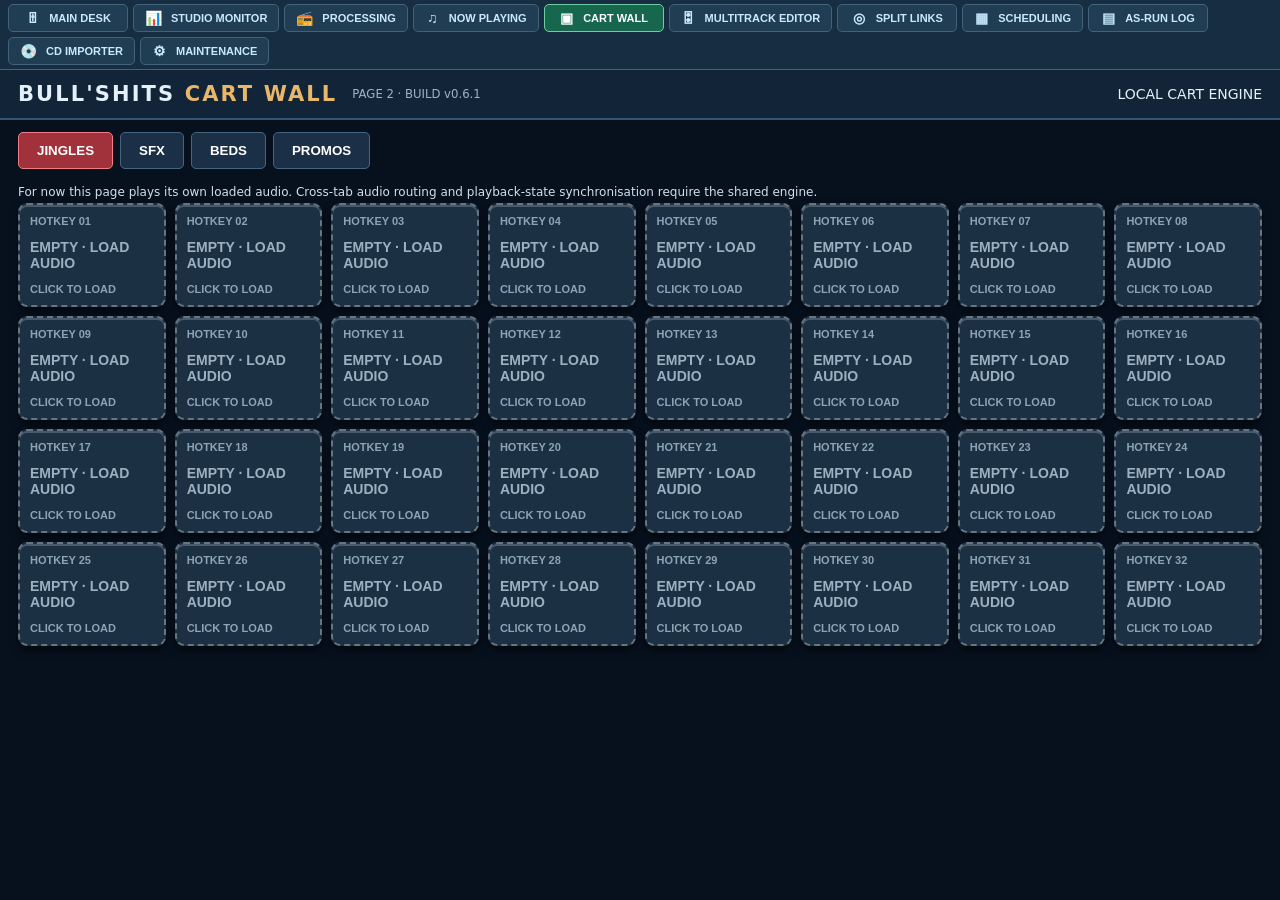
<file: cart-wall.html>
<!doctype html><html lang="en"><head><meta charset="utf-8"><meta name="viewport" content="width=device-width,initial-scale=1"><title>Bull'sHits · Cart Wall</title><style>
:root{color-scheme:dark}*{box-sizing:border-box}body{margin:0;background:#07111e;color:#e5f1fa;font:14px system-ui,Arial}header{display:flex;align-items:center;gap:15px;padding:12px 18px;background:#122538;border-bottom:2px solid #335574;flex-wrap:wrap}h1{margin:0;font-size:21px;letter-spacing:.1em}h1 span{color:#e9b76a}header a{color:#a9dfff;text-decoration:none}header small{color:#9db4c7}.spacer{flex:1}button{cursor:pointer}nav{display:flex;gap:7px;padding:12px 18px;flex-wrap:wrap}nav button{padding:10px 18px;background:#1b3046;color:#fff;border:1px solid #47647f;border-radius:5px;font-weight:700}nav button.active{background:#a1323c;border-color:#f07c85}#wall{padding:0 18px 18px;display:grid;grid-template-columns:repeat(8,minmax(0,1fr));gap:9px}.pad{min-height:104px;border-radius:9px;border:2px solid #ffffff55;box-shadow:inset 0 2px #ffffff33,0 5px 8px #0008;display:flex;flex-direction:column;justify-content:space-between;text-align:left;padding:10px;min-width:0;color:white;font-weight:800}.pad b{font-size:14px;overflow-wrap:anywhere}.pad small{font-size:11px;opacity:.9}.pad.playing{outline:3px solid #eaff6a;box-shadow:0 0 20px #eaff6a66}.pad.empty{background:#1c3043!important;color:#9bb0c0;border-style:dashed}#message{padding:4px 18px;color:#d2dfeb;font-size:12px}input{background:#152d43;color:#fff;border:1px solid #4a6b88;padding:8px;border-radius:5px;max-width:180px}@media(max-width:1100px){#wall{grid-template-columns:repeat(6,minmax(0,1fr))}}@media(max-width:750px){#wall{grid-template-columns:repeat(4,minmax(0,1fr))}.pad{min-height:85px}}@media(max-width:440px){#wall{grid-template-columns:repeat(2,minmax(0,1fr))}}
</style><link rel="stylesheet" href="global-nav.css?v=0.6.57"></head><body><script src="global-nav.js?v=0.6.57" defer></script><header><h1>BULL'SHITS <span>CART WALL</span></h1><small>PAGE 2 · BUILD v0.6.1</small><div class="spacer"></div><span id="engineStatus">LOCAL CART ENGINE</span></header><nav id="banks"></nav><div id="message">For now this page plays its own loaded audio. Cross-tab audio routing and playback-state synchronisation require the shared engine.</div><div id="wall"></div><script>
const audit=(kind,details={})=>{try{const key='bullshits-playout-events-v1',a=JSON.parse(localStorage.getItem(key)||'[]');a.push({id:crypto.randomUUID(),at:new Date().toISOString(),kind,fader:'D',source:'CART WALL',...details});localStorage.setItem(key,JSON.stringify(a.slice(-5000)))}catch(e){}};
const bankNames=['JINGLES','SFX','BEDS','PROMOS'],colors=['#a72d3a','#2468b4','#bd7523','#19855b','#7541ad','#257e86','#b64d87','#a3a124'];let bank=0;
const dbName='eldoret-cartwall-media';let db,players={},files={};
function openDB(){return new Promise((resolve,reject)=>{const q=indexedDB.open(dbName,1);q.onupgradeneeded=()=>q.result.createObjectStore('audio');q.onsuccess=()=>resolve(q.result);q.onerror=()=>reject(q.error)})}
async function put(key,blob){const tx=db.transaction('audio','readwrite');tx.objectStore('audio').put(blob,key);return new Promise((ok,no)=>{tx.oncomplete=ok;tx.onerror=no})}
async function get(key){return new Promise(ok=>{const q=db.transaction('audio').objectStore('audio').get(key);q.onsuccess=()=>ok(q.result);q.onerror=()=>ok(null)})}
const cfg=()=>JSON.parse(localStorage.getItem('eldoret-cartwall-v1')||'{}');const save=x=>localStorage.setItem('eldoret-cartwall-v1',JSON.stringify(x));
function draw(){const n=document.getElementById('banks');n.innerHTML='';bankNames.forEach((x,i)=>{const b=document.createElement('button');b.textContent=x;b.className=i===bank?'active':'';b.onclick=()=>{bank=i;draw()};n.appendChild(b)});const wall=document.getElementById('wall');wall.innerHTML='';const data=cfg();for(let i=0;i<32;i++){const key=bank+'-'+i,entry=data[key],btn=document.createElement('button');btn.className='pad'+(entry?'':' empty')+(players[key]&&!players[key].paused?' playing':'');btn.style.background=entry?.color||colors[i%colors.length];btn.innerHTML='<small>HOTKEY '+String(i+1).padStart(2,'0')+'</small><b></b><small class="status"></small>';btn.querySelector('b').textContent=entry?.name||'EMPTY · LOAD AUDIO';btn.querySelector('.status').textContent=players[key]&&!players[key].paused?'● PLAYING':entry?'▶ FIRE / RIGHT CLICK TO EDIT':'CLICK TO LOAD';btn.onclick=async()=>{if(!entry){choose(i);return}let a=players[key];if(a&&!a.paused){a.pause();a.currentTime=0;audit('STOP',{title:entry.name});draw();return}const blob=await get(key);if(!blob){document.getElementById('message').textContent='Audio missing. Right-click to reload this cart.';return}if(a){a.pause();URL.revokeObjectURL(a.src)}a=new Audio(URL.createObjectURL(blob));players[key]=a;a.onended=()=>{audit('ENDED',{title:entry.name});draw()};try{await a.play();audit('PLAY',{title:entry.name})}catch(e){audit('FAILED',{title:entry.name,reason:e.message});document.getElementById('message').textContent=e.message}draw()};btn.oncontextmenu=e=>{e.preventDefault();choose(i)};wall.appendChild(btn)}}
const picker=document.createElement('input');picker.type='file';picker.accept='audio/*';picker.hidden=true;document.body.appendChild(picker);let target=0;
function choose(i){target=i;picker.value='';picker.click()}
picker.onchange=async()=>{const file=picker.files[0];if(!file)return;const key=bank+'-'+target;await put(key,file);const data=cfg();data[key]={name:file.name.replace(/\.[^.]+$/,''),color:colors[target%colors.length]};save(data);draw();document.getElementById('message').textContent='Loaded '+file.name+' into '+bankNames[bank]+' '+(target+1)};
openDB().then(x=>{db=x;draw()}).catch(e=>document.getElementById('message').textContent='Browser storage unavailable: '+e.message);
window.addEventListener('storage',e=>{if(e.key==='eldoret-cartwall-v1')draw()});
</script></body></html>
</file>
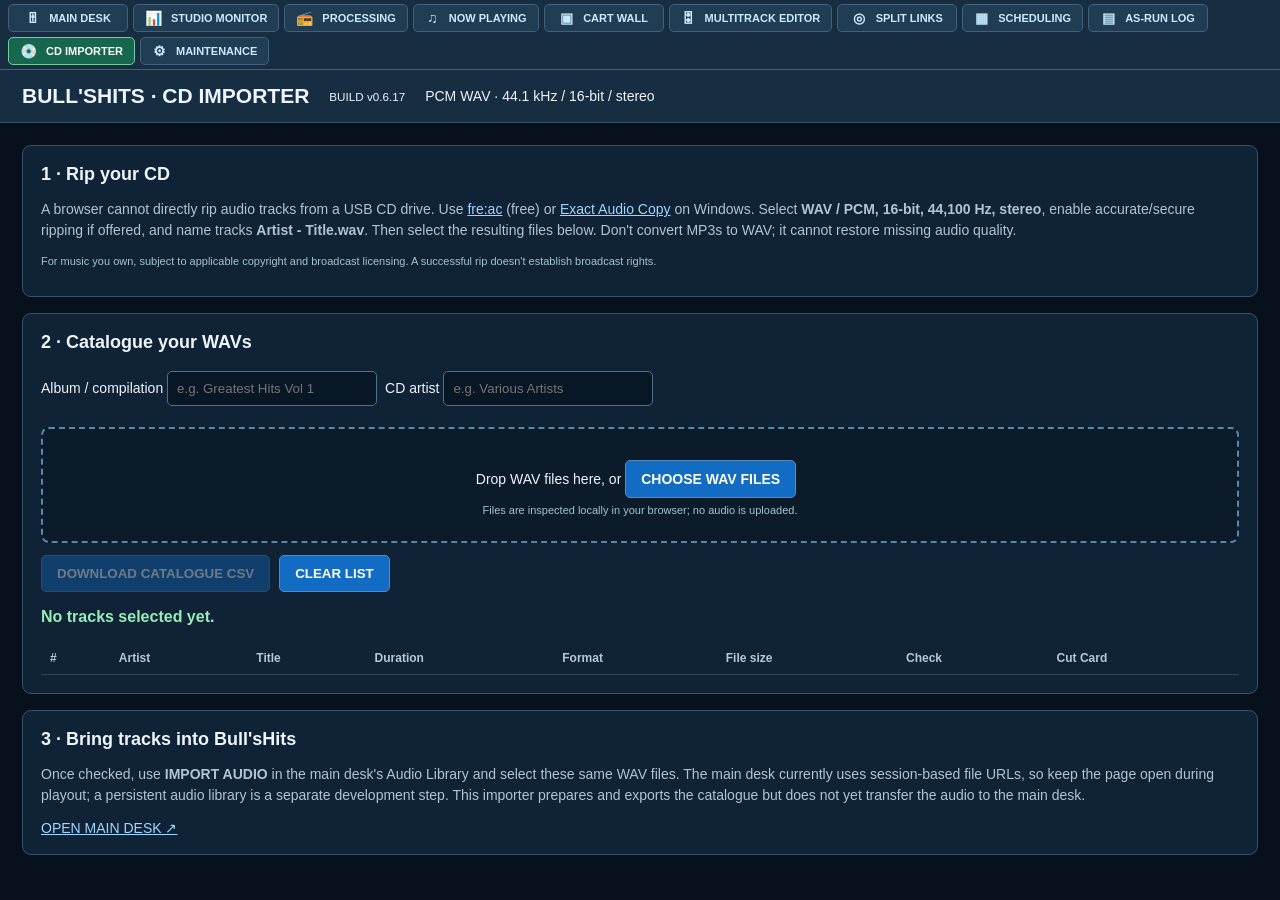
<file: cd-importer.html>
<!doctype html><html lang="en"><head><meta charset="utf-8"><meta name="viewport" content="width=device-width,initial-scale=1"><title>Bull'sHits · CD Importer</title><style>
*{box-sizing:border-box}body{margin:0;background:#07111e;color:#edf5ff;font:14px Segoe UI,Arial,sans-serif}header{padding:14px 22px;background:#172e42;display:flex;align-items:center;gap:20px;flex-wrap:wrap;border-bottom:1px solid #35546a}header h1{margin:0;font-size:21px}a{color:#9ad9ff}main{max-width:1300px;margin:auto;padding:22px}.panel{border:1px solid #35546a;border-radius:9px;background:#102235;padding:18px;margin-bottom:16px}h2{margin:0 0 12px;font-size:18px}.hint{color:#afc5d4;line-height:1.5}label{display:inline-block;margin:6px 8px 6px 0}input[type=text]{background:#081725;border:1px solid #527084;border-radius:5px;padding:9px;color:white;min-width:210px}button,.fileBtn{background:#126cc3;color:white;border:1px solid #548bb7;border-radius:5px;padding:10px 15px;font-weight:700;cursor:pointer;display:inline-block}.fileBtn input{display:none}button:disabled{opacity:.4;cursor:not-allowed}.actions{display:flex;flex-wrap:wrap;gap:9px;margin-top:12px}.drop{border:2px dashed #5489a7;border-radius:8px;padding:25px;text-align:center;margin-top:15px;background:#0b1b2a}.drop.over{border-color:#60e59a;background:#153b30}.tableWrap{overflow:auto}table{width:100%;border-collapse:collapse;font-size:12px}th{text-align:left;color:#b5c8d9}td,th{padding:9px;border-bottom:1px solid #2b4557;vertical-align:top}td input{width:100%;min-width:115px}.ok{color:#79e8a3}.warn{color:#ffce78}.bad{color:#ff9292}.summary{font-size:16px;font-weight:800;color:#95f0b5}.small{font-size:11px;color:#a4c3d1}.steps{line-height:1.9}.progress{color:#92e3b6}@media(max-width:650px){main{padding:10px}.panel{padding:12px}header{padding:10px}}
</style><link rel="stylesheet" href="global-nav.css?v=0.6.57"></head><body><script src="global-nav.js?v=0.6.57" defer></script><header><h1>BULL'SHITS · CD IMPORTER</h1><small>BUILD v0.6.17</small><span>PCM WAV · 44.1 kHz / 16-bit / stereo</span></header><main>
<section class="panel"><h2>1 · Rip your CD</h2><p class="hint">A browser cannot directly rip audio tracks from a USB CD drive. Use <a href="https://www.freac.org/" target="_blank" rel="noopener">fre:ac</a> (free) or <a href="https://www.exactaudiocopy.de/" target="_blank" rel="noopener">Exact Audio Copy</a> on Windows. Select <b>WAV / PCM, 16-bit, 44,100 Hz, stereo</b>, enable accurate/secure ripping if offered, and name tracks <b>Artist - Title.wav</b>. Then select the resulting files below. Don't convert MP3s to WAV; it cannot restore missing audio quality.</p><p class="small">For music you own, subject to applicable copyright and broadcast licensing. A successful rip doesn't establish broadcast rights.</p></section>
<section class="panel"><h2>2 · Catalogue your WAVs</h2><label>Album / compilation <input id="album" type="text" placeholder="e.g. Greatest Hits Vol 1"></label><label>CD artist <input id="albumArtist" type="text" placeholder="e.g. Various Artists"></label><div class="drop" id="drop">Drop WAV files here, or <label class="fileBtn">CHOOSE WAV FILES<input id="files" type="file" accept=".wav,.wave,audio/wav,audio/x-wav" multiple></label><div class="small">Files are inspected locally in your browser; no audio is uploaded.</div></div><div class="actions"><button id="export" disabled>DOWNLOAD CATALOGUE CSV</button><button id="clear">CLEAR LIST</button></div><p id="summary" class="summary">No tracks selected yet.</p><div class="tableWrap"><table><thead><tr><th>#</th><th>Artist</th><th>Title</th><th>Duration</th><th>Format</th><th>File size</th><th>Check</th><th>Cut Card</th></tr></thead><tbody id="rows"></tbody></table></div></section>
<section class="panel"><h2>3 · Bring tracks into Bull'sHits</h2><p class="hint">Once checked, use <b>IMPORT AUDIO</b> in the main desk's Audio Library and select these same WAV files. The main desk currently uses session-based file URLs, so keep the page open during playout; a persistent audio library is a separate development step. This importer prepares and exports the catalogue but does not yet transfer the audio to the main desk.</p><a href="index.html">OPEN MAIN DESK ↗</a></section>
</main><script>
const $=id=>document.getElementById(id),tracks=[];let next=1;
function text(n){return String(n??'')}function fmt(s){return Number.isFinite(s)?String(Math.floor(s/60)).padStart(2,'0')+':'+String(Math.round(s%60)).padStart(2,'0'):'—'}
function readWav(buffer){const v=new DataView(buffer);const ascii=(o,n)=>Array.from({length:n},(_,i)=>String.fromCharCode(v.getUint8(o+i))).join('');if(v.byteLength<44||ascii(0,4)!=='RIFF'||ascii(8,4)!=='WAVE')return null;let off=12,format=null,bytes=null;while(off+8<=v.byteLength){const id=ascii(off,4),size=v.getUint32(off+4,true),start=off+8;if(start+size>v.byteLength)break;if(id==='fmt '&&size>=16)format={codec:v.getUint16(start,true),channels:v.getUint16(start+2,true),rate:v.getUint32(start+4,true),byteRate:v.getUint32(start+8,true),bits:v.getUint16(start+14,true)};if(id==='data'){bytes=size;break}off=start+size+(size%2)}return format?{...format,seconds:bytes!=null&&format.byteRate?bytes/format.byteRate:NaN}:null}
async function addFiles(files){for(const file of files){const raw=await file.slice(0,262144).arrayBuffer();const meta=readWav(raw);const name=file.name.replace(/\.wav(e)?$/i,'').replace(/^\d+[\s._-]+/,'');const parts=name.split(/\s+-\s+/);const artist=parts.length>1?parts.shift():$('albumArtist').value.trim()||'Unknown artist';const title=parts.length?parts.join(' - '):name;const dupe=tracks.some(t=>t.file.name.toLowerCase()===file.name.toLowerCase()&&t.file.size===file.size);const valid=meta?.codec===1&&meta.channels===2&&meta.rate===44100&&meta.bits===16;tracks.push({file,meta,artist,title,id:next++,dupe,valid})}render()}
function render(){const rows=$('rows');rows.replaceChildren();tracks.forEach((t,i)=>{const tr=document.createElement('tr');function cell(s,cls){const td=document.createElement('td');td.textContent=text(s);if(cls)td.className=cls;tr.appendChild(td);return td}cell(i+1);for(const key of ['artist','title']){const td=document.createElement('td'),inp=document.createElement('input');inp.type='text';inp.value=t[key];inp.oninput=()=>{t[key]=inp.value};td.appendChild(inp);tr.appendChild(td)}cell(fmt(t.meta?.seconds));cell(t.meta?t.meta.rate/1000+' kHz · '+t.meta.bits+' bit · '+t.meta.channels+' ch · '+(t.meta.codec===1?'PCM':'codec '+t.meta.codec):'Not valid WAV');cell((t.file.size/1048576).toFixed(1)+' MB');cell(t.dupe?'DUPLICATE':t.valid?'CD QUALITY PCM':t.meta?'CHECK FORMAT':'INVALID WAV',t.dupe?'warn':t.valid?'ok':'bad');const td=document.createElement('td'),btn=document.createElement('button');btn.textContent='FIND METADATA / CARD';btn.onclick=()=>window.bullOpenCutCard?.(t.artist,t.title,t.file.name);td.appendChild(btn);tr.appendChild(td);rows.appendChild(tr)});$('summary').textContent=tracks.length+' track(s) · '+tracks.filter(t=>t.valid&&!t.dupe).length+' CD-quality PCM · '+tracks.filter(t=>!t.valid||t.dupe).length+' flagged';$('export').disabled=!tracks.length}
$('files').onchange=e=>addFiles(e.target.files);const drop=$('drop');drop.ondragover=e=>{e.preventDefault();drop.classList.add('over')};drop.ondragleave=()=>drop.classList.remove('over');drop.ondrop=e=>{e.preventDefault();drop.classList.remove('over');addFiles([...e.dataTransfer.files].filter(f=>/\.wav(e)?$/i.test(f.name)))};$('clear').onclick=()=>{tracks.length=0;render()};$('export').onclick=()=>{const q=s=>'"'+String(s??'').replaceAll('"','""')+'"';const lines=[['Album','Album Artist','Artist','Title','Filename','Duration Seconds','Sample Rate','Bit Depth','Channels','Codec','Bytes','Status'],...tracks.map(t=>[$('album').value,$('albumArtist').value,t.artist,t.title,t.file.name,t.meta?.seconds?.toFixed(2)||'',t.meta?.rate||'',t.meta?.bits||'',t.meta?.channels||'',t.meta?.codec||'',t.file.size,t.dupe?'DUPLICATE':t.valid?'CD QUALITY PCM':'CHECK'])];const blob=new Blob([lines.map(row=>row.map(q).join(',')).join('\r\n')],{type:'text/csv;charset=utf-8'}),url=URL.createObjectURL(blob),a=document.createElement('a');a.href=url;a.download='bullshits-cd-catalogue.csv';a.click();setTimeout(()=>URL.revokeObjectURL(url),1000)};
</script><script src="cut-cards.js?v=0.6.19"></script></body></html>
</file>
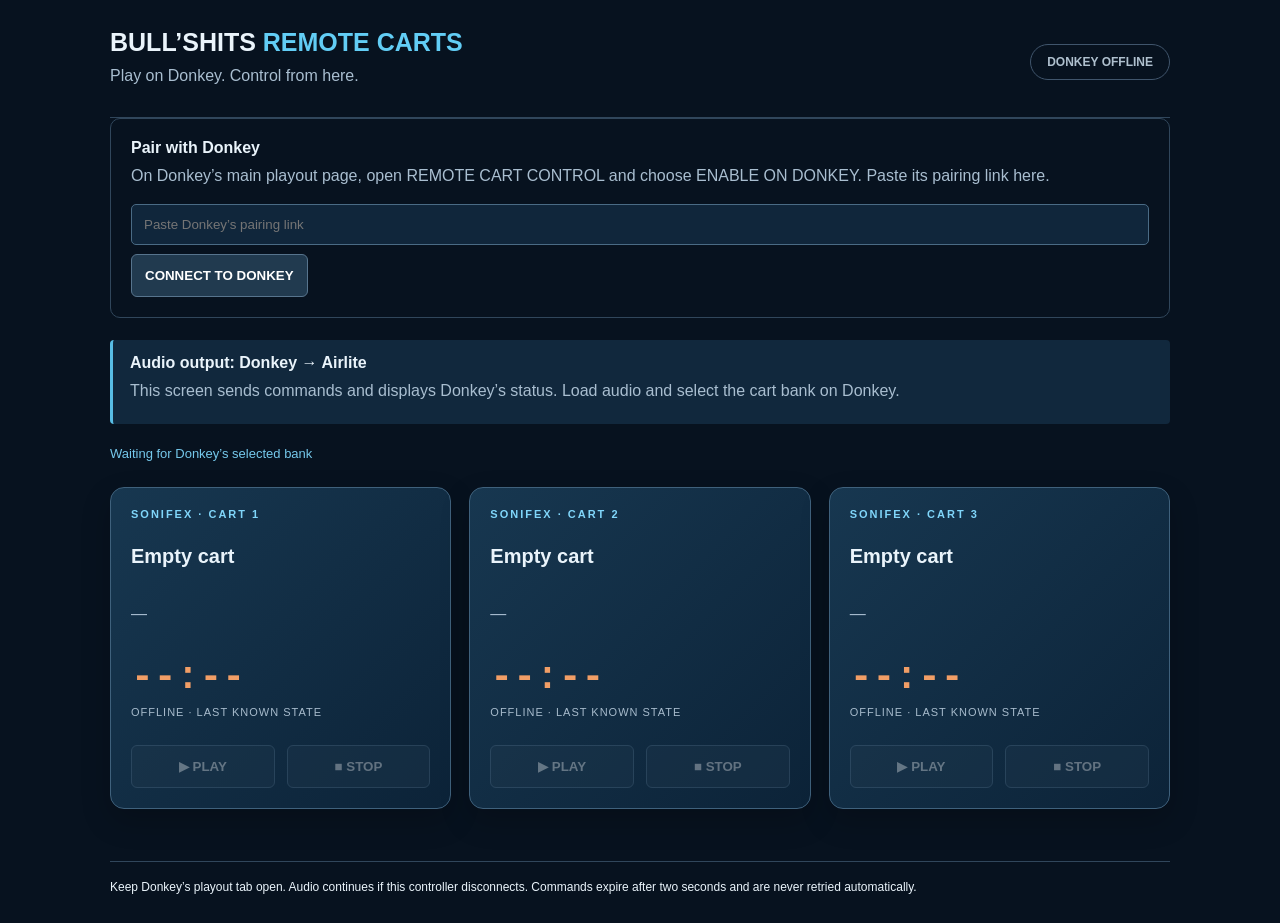
<file: controller.html>
<!doctype html>
<html lang="en"><head><meta charset="utf-8"><meta name="viewport" content="width=device-width,initial-scale=1"><meta name="referrer" content="no-referrer"><title>Bull’sHits · Donkey remote carts</title>
<style>
:root{color-scheme:dark;font-family:Arial,sans-serif;background:#07121f;color:#eaf4fb}*{box-sizing:border-box}body{margin:0}main{max-width:1100px;margin:auto;padding:28px 20px}header{display:flex;align-items:center;justify-content:space-between;gap:15px;flex-wrap:wrap;border-bottom:1px solid #30465b;padding-bottom:22px}h1{font-size:25px;margin:0 0 7px}h1 span{color:#62cdf5}p{line-height:1.5;color:#a9bed0;margin:7px 0}.badge{border:1px solid #40556c;border-radius:30px;padding:10px 16px;color:#afc0ce;font-size:12px;font-weight:bold}.badge.online{color:#9cf5bc;border-color:#26764c;background:#123525}.notice{margin:22px 0;padding:14px 17px;background:#11283d;border-left:3px solid #58bde5;border-radius:4px}.carts{display:grid;grid-template-columns:repeat(3,minmax(0,1fr));gap:18px;margin:26px 0}.cart{border:1px solid #3f617c;border-radius:14px;background:linear-gradient(135deg,#173750,#0c2338);padding:20px;box-shadow:0 12px 30px #0003}.cart.playing{border-color:#35c875}.label{font-size:11px;letter-spacing:2px;font-weight:bold;color:#80d6fa}.cart h2{font-size:20px;line-height:1.3;margin:23px 0 6px;min-height:52px;overflow-wrap:anywhere}.artist{min-height:34px}.timer{font:700 38px monospace;color:#f19e66;margin:20px 0 7px}.state{font-size:11px;letter-spacing:1px;color:#a7bbcc;min-height:16px}.transport{display:grid;grid-template-columns:1fr 1fr;gap:12px;margin-top:23px}button{cursor:pointer;border:1px solid #57748d;border-radius:6px;padding:13px;font-weight:bold;background:#213a4f;color:white}button:disabled{opacity:.35;cursor:default}.play.active{background:#29cc70;color:#07251a;box-shadow:0 0 16px #29cc7055}.stop.active{background:#eb4354;box-shadow:0 0 16px #eb435444}.help{padding:20px;border:1px solid #30465b;border-radius:10px}input{width:100%;padding:12px;margin:9px 0;background:#10263b;color:white;border:1px solid #4a6b85;border-radius:5px}footer{border-top:1px solid #30465b;padding-top:18px;font-size:12px}.message{min-height:26px;color:#f2c586}.bank{font-size:13px;color:#75c8eb}@media(max-width:700px){.carts{grid-template-columns:1fr}.cart h2{min-height:0}.artist{min-height:0}.timer{margin-top:15px}}
</style></head><body><main><header><div><h1>BULL’SHITS <span>REMOTE CARTS</span></h1><p>Play on Donkey. Control from here.</p></div><div id="connection" class="badge">NOT CONNECTED</div></header>
<section id="setup" class="help"><strong>Pair with Donkey</strong><p>On Donkey’s main playout page, open REMOTE CART CONTROL and choose ENABLE ON DONKEY. Paste its pairing link here.</p><input id="pairLink" type="text" placeholder="Paste Donkey’s pairing link" autocomplete="off"><button id="pair">CONNECT TO DONKEY</button></section>
<div class="notice"><strong>Audio output: Donkey → Airlite</strong><p>This screen sends commands and displays Donkey’s status. Load audio and select the cart bank on Donkey.</p></div><div id="bank" class="bank">Waiting for Donkey’s selected bank</div><div id="carts" class="carts"></div><div id="message" class="message" role="status"></div><footer>Keep Donkey’s playout tab open. Audio continues if this controller disconnects. Commands expire after two seconds and are never retried automatically.</footer></main><script src="remote-controller.js?v=1"></script></body></html>
</file>
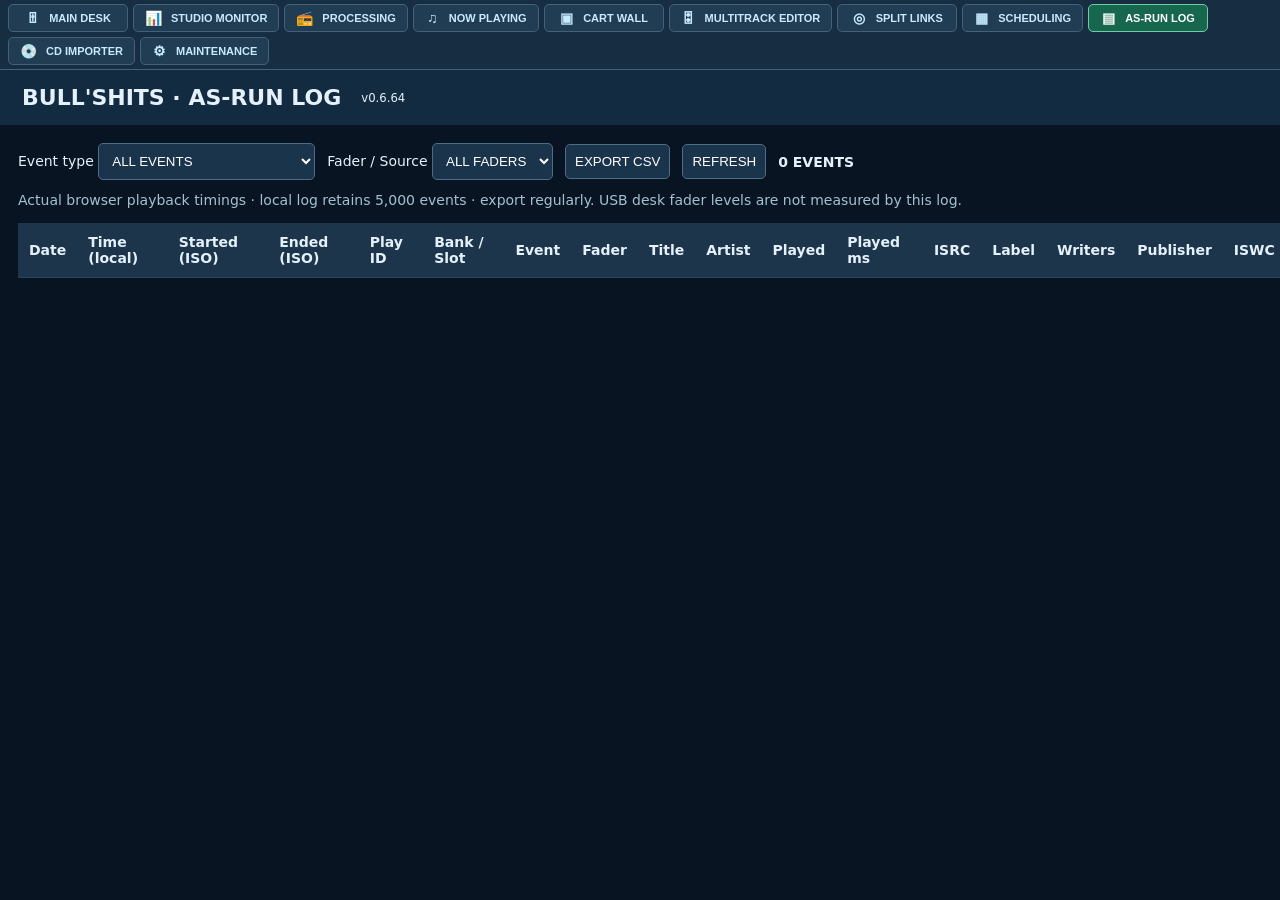
<file: logging.html>
<!doctype html><html lang="en"><head><meta charset="utf-8"><meta name="viewport" content="width=device-width,initial-scale=1"><title>Bull'sHits · As-Run Logging</title><style>*{box-sizing:border-box}body{margin:0;background:#081422;color:#e5f1fa;font:14px system-ui}header{display:flex;align-items:center;gap:20px;padding:15px 22px;background:#132b40;flex-wrap:wrap}h1{margin:0;font-size:22px}a{color:#8bd2ff}main{padding:18px}.toolbar{display:flex;gap:12px;align-items:center;flex-wrap:wrap;margin-bottom:15px}button,select{background:#1a344b;color:#fff;border:1px solid #4b6d88;border-radius:5px;padding:9px;cursor:pointer}table{width:100%;border-collapse:collapse;min-width:1450px}main{overflow-x:auto}th,td{padding:11px;text-align:left;border-bottom:1px solid #2a455c}th{background:#1c354b}tr:nth-child(even){background:#102638}.fail{color:#ff9b8f;font-weight:800}.play{color:#91f1bb}.status{color:#a5c0d1}#count{font-weight:700}@media(max-width:700px){table{font-size:11px}th,td{padding:5px}}</style><link rel="stylesheet" href="global-nav.css?v=0.6.57"></head><body><script src="global-nav.js?v=0.6.57" defer></script><header><h1>BULL'SHITS · AS-RUN LOG</h1><small>v0.6.64</small></header><main><div class="toolbar"><label>Event type <select id="filter"><option value="">ALL EVENTS</option><option value="missing">MISSING REPORTING DATA</option><option>PLAY</option><option>STOP</option><option>ENDED</option><option>FAILED</option></select></label><label>Fader / Source <select id="faderFilter"><option value="">ALL FADERS</option><option value="A">FADER A</option><option value="B">FADER B</option><option value="C">FADER C</option><option value="CART 1">SONIFEX 1</option><option value="CART 2">SONIFEX 2</option><option value="CART 3">SONIFEX 3</option></select></label><button id="export">EXPORT CSV</button><button id="refresh">REFRESH</button><span id="count"></span><span class="status">Actual browser playback timings · local log retains 5,000 events · export regularly. USB desk fader levels are not measured by this log.</span></div><table><thead><tr><th>Date</th><th>Time (local)</th><th>Started (ISO)</th><th>Ended (ISO)</th><th>Play ID</th><th>Bank / Slot</th><th>Event</th><th>Fader</th><th>Title</th><th>Artist</th><th>Played</th><th>Played ms</th><th>ISRC</th><th>Label</th><th>Writers</th><th>Publisher</th><th>ISWC</th><th>Source</th><th>Details / failure</th></tr></thead><tbody id="rows"></tbody></table></main><script>
const KEY='bullshits-playout-events-v1',$=id=>document.getElementById(id);let exportRows=[];const cell=x=>'"'+String(x??'').replace(/"/g,'""')+'"';
function draw(){let entries=[];try{entries=JSON.parse(localStorage.getItem(KEY)||'[]')}catch(e){}const filter=$('filter').value;const ff=$('faderFilter').value;entries=entries.filter(x=>(filter==='missing'?(x.kind==='PLAY'&&(!x.isrc||!x.label||!x.writers||!x.publisher)):(!filter||x.kind===filter))&&(!ff||String(x.fader||'').toUpperCase()===ff||((ff.startsWith('CART '))&&String(x.fader||'').toUpperCase()==='SONIFEX '+ff.slice(5))));$('count').textContent=entries.length+' EVENTS';$('rows').innerHTML='';exportRows=[];entries.slice().reverse().forEach(x=>{const d=new Date(x.at),row=[d.toLocaleDateString('en-GB'),d.toLocaleTimeString('en-GB',{hour12:false}),x.startedAt||'',x.endedAt||'',x.playId||'',x.bank?x.bank+' / '+(x.cart||''):'',x.kind||'',x.fader||'',x.title||'',x.artist||'',x.playedSeconds==null?'—':String(Math.floor(x.playedSeconds/60)).padStart(2,'0')+':'+String(x.playedSeconds%60).padStart(2,'0'),x.playedMilliseconds??'',x.isrc||'',x.label||'',x.writers||'',x.publisher||'',x.iswc||'',x.source||'',x.reason||''];exportRows.push(row);const tr=document.createElement('tr');row.forEach((v,i)=>{const td=document.createElement('td');td.textContent=v;if(i===6)td.className=x.kind==='FAILED'?'fail':x.kind==='PLAY'?'play':'';tr.appendChild(td)});$('rows').appendChild(tr)})}
$('filter').onchange=draw;$('faderFilter').onchange=draw;$('refresh').onclick=draw;window.addEventListener('storage',e=>{if(e.key===KEY)draw()});$('export').onclick=()=>{const lines=[['Date','Time','Started ISO','Ended ISO','Play ID','Bank / Slot','Event','Fader','Title','Artist','Played','Played ms','ISRC','Label','Writers','Publisher','ISWC','Source','Details'],...exportRows].map(r=>r.map(cell).join(','));const url=URL.createObjectURL(new Blob([lines.join('\r\n')],{type:'text/csv'}));const a=document.createElement('a');a.href=url;a.download='bullshits-as-run-log.csv';a.click();setTimeout(()=>URL.revokeObjectURL(url),1000)};draw();
</script></body></html>
</file>
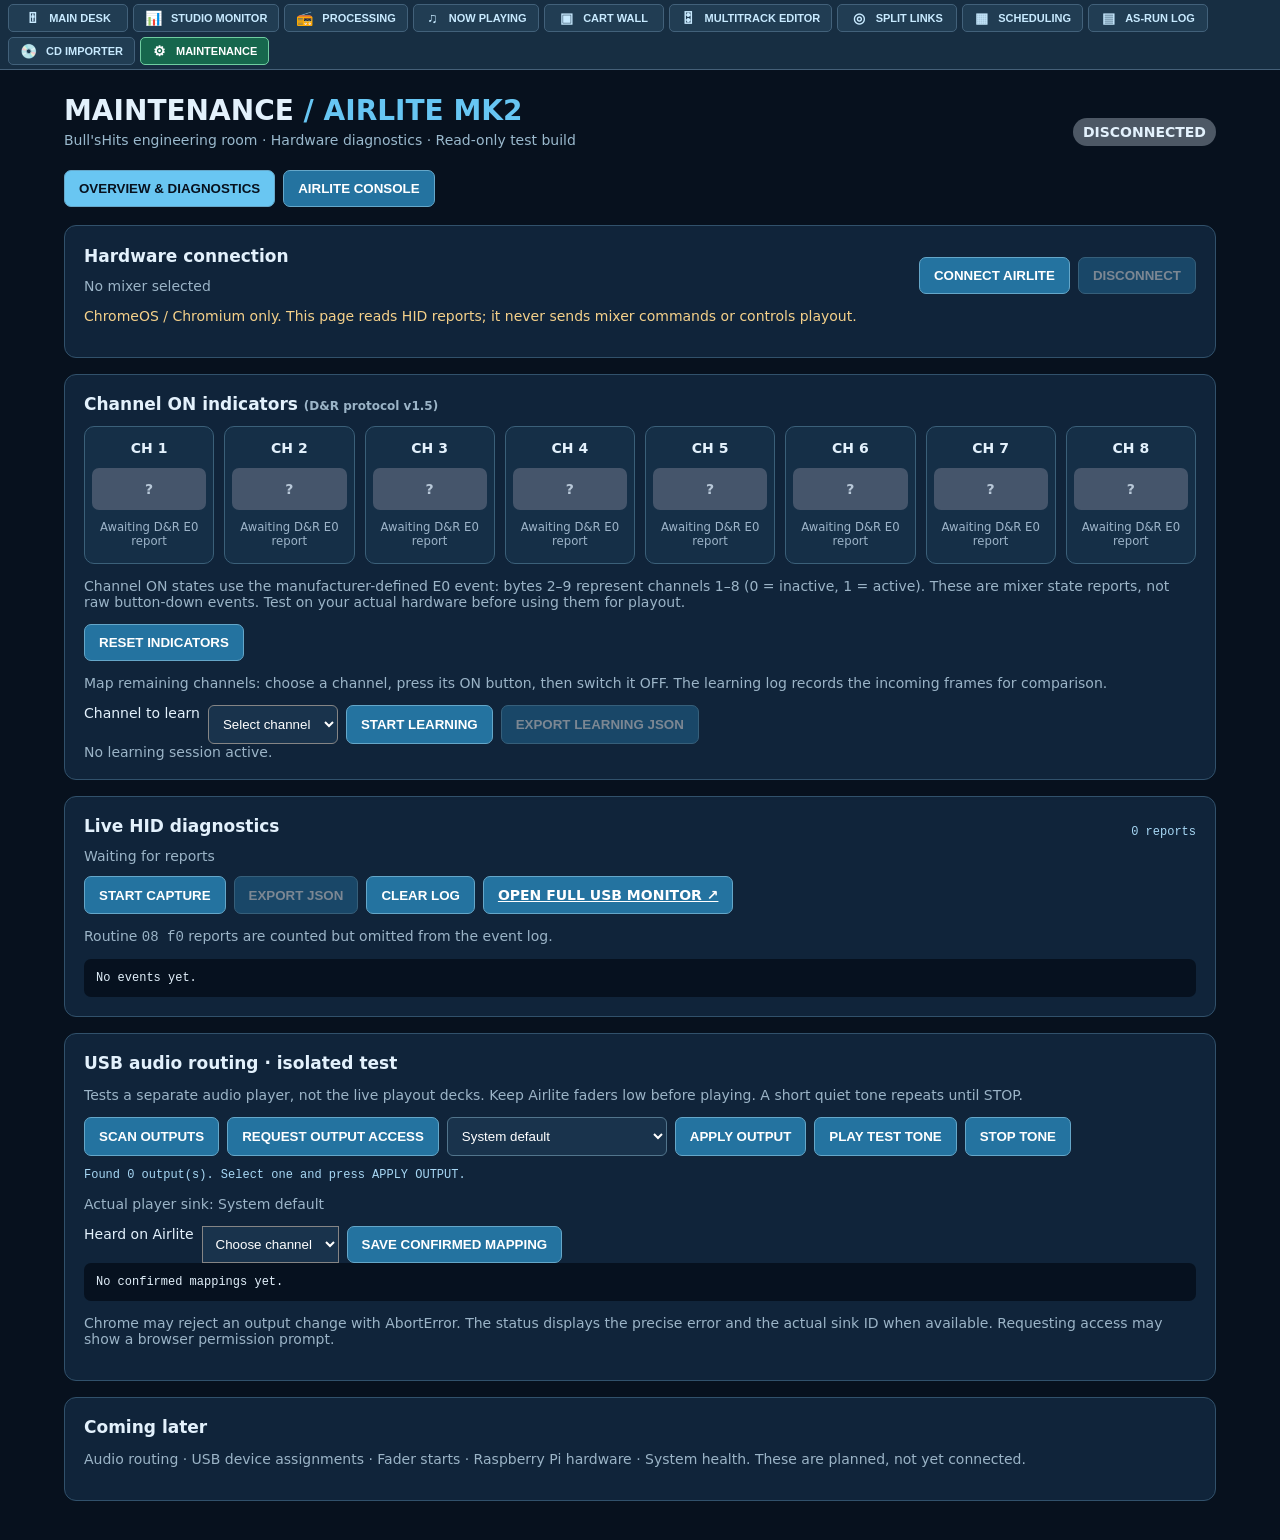
<file: maintenance.html>
<!doctype html>
<html lang="en"><head><meta charset="utf-8"><meta name="viewport" content="width=device-width,initial-scale=1"><title>Bull'sHits | Maintenance</title><link rel="stylesheet" href="global-nav.css?v=0.6.57"><style>
:root{color-scheme:dark}*{box-sizing:border-box}body{margin:0;background:#07111e;color:#e3f1fc;font:14px system-ui,Arial,sans-serif}main{max-width:1200px;margin:auto;padding:24px}h1{font-size:28px;margin:0 0 5px}h2{font-size:17px;margin:0 0 12px}.sub{color:#9ab9cd;margin-bottom:22px}.panel{background:#10243a;border:1px solid #31516b;border-radius:12px;padding:19px;margin-bottom:16px}.bar{display:flex;align-items:center;justify-content:space-between;flex-wrap:wrap;gap:12px}button,a.btn{background:#2473a0;color:white;border:1px solid #65a7c9;border-radius:7px;padding:10px 14px;font-weight:700;cursor:pointer}button:disabled{opacity:.45;cursor:not-allowed}.muted{color:#9bb4c7}.pill{padding:6px 10px;background:#4d5865;border-radius:20px;font-weight:700}.pill.ok{background:#165d43;color:#b9f6d4}.grid{display:grid;grid-template-columns:repeat(8,minmax(90px,1fr));gap:10px}.channel{background:#152f47;border:1px solid #3b6079;border-radius:10px;text-align:center;padding:13px 7px}.channel strong{display:block;margin-bottom:12px}.lamp{border-radius:7px;padding:13px 4px;background:#65727c;color:white;font-weight:900}.lamp.on{background:#c12d38;box-shadow:0 0 14px #e3344866}.lamp.unknown{background:#45556b;color:#b8c8d8}.channel small{display:block;margin-top:10px;color:#9db4c9;min-height:30px}.actions{display:flex;gap:8px;flex-wrap:wrap;margin-top:12px}.events{font:12px ui-monospace,Consolas,monospace;max-height:250px;overflow:auto;background:#06111f;padding:12px;border-radius:7px;white-space:pre-wrap;word-break:break-word}.notice{color:#f5d18a}.mini{font:12px ui-monospace,monospace;color:#a7d7f4}@media(max-width:850px){.grid{grid-template-columns:repeat(4,1fr)}}@media(max-width:480px){.grid{grid-template-columns:repeat(2,1fr)}}
</style><style>
.maint-tabs{display:flex;gap:8px;flex-wrap:wrap;margin:0 0 18px}.maint-tabs button[aria-selected="true"]{background:#69c6f2;color:#07111e}.maint-view[hidden]{display:none!important}.desk-wrap{position:relative;max-width:980px;margin:16px auto;background:linear-gradient(135deg,#1c3344,#0a1521);border:7px solid #344b5c;border-radius:18px;padding:18px;box-shadow:0 20px 45px #0008}.desk-top{display:flex;justify-content:space-between;color:#b5d8e9;font-weight:800;letter-spacing:2px;margin-bottom:18px}.desk-channels{display:grid;grid-template-columns:repeat(8,minmax(0,1fr));gap:7px}.desk-strip{background:linear-gradient(90deg,#293e4c,#172937);border:1px solid #496374;border-radius:5px;padding:12px 4px;text-align:center;min-height:245px}.desk-strip b{font-size:12px}.desk-led{width:20px;height:20px;border-radius:50%;margin:14px auto;background:#46545c;border:2px solid #81919c}.desk-led.lit{background:#ff384f;box-shadow:0 0 14px #ff384f,0 0 27px #f4346c88}.desk-cue{width:80%;margin:15px auto;padding:7px 0;border-radius:5px;background:#405669;color:#b8d4e6;font-size:11px}.desk-fader{height:75px;width:13px;border-radius:6px;background:#07121c;border:2px solid #4b6274;margin:12px auto;position:relative}.desk-fader:after{content:"";position:absolute;top:45%;left:-8px;width:25px;height:12px;background:#c0cbd1;border-radius:3px}.desk-strip small{font-size:10px;color:#b5c9d7}.desk-demo{display:flex;flex-wrap:wrap;gap:7px;margin:12px 0}.desk-demo button{padding:7px 10px}.desk-hint{color:#a9c2d5;font-size:12px}@media(max-width:650px){.desk-wrap{padding:8px;border-width:3px}.desk-channels{gap:2px}.desk-strip{padding:9px 1px;min-height:198px}.desk-strip b{font-size:9px}.desk-led{width:14px;height:14px}.desk-cue{font-size:8px}.desk-fader{height:52px}}
</style><style>.console-scroll{overflow:auto;margin:16px 0}.console-photo{position:relative;min-width:680px;width:100%;aspect-ratio:1466/1115;background:white;border-radius:10px}.console-photo>img{display:block;width:100%;height:auto}.console-hotspot{position:absolute;transform:translate(-50%,-50%);width:3.1%;height:3.9%;border:2px solid #64788999;border-radius:5px;display:flex;align-items:center;justify-content:center;color:#34485a;font:bold 14px Arial;background:#8998a133}.console-hotspot.unknown{border-style:dotted}.console-hotspot.pressed{background:#19ea5cbf;border-color:#e2ffe9;color:#064122;box-shadow:0 0 12px #11e552}.console-hotspot.released{border-color:#334b6d;background:#b7c6d688;color:#233e5c}</style></head><body><script src="global-nav.js?v=0.6.57" defer></script><main><div class="bar"><div><h1>MAINTENANCE <span style="color:#67c6f3">/ AIRLITE MK2</span></h1><div class="sub">Bull'sHits engineering room · Hardware diagnostics · Read-only test build</div></div><span id="status" class="pill">DISCONNECTED</span></div>
<nav class="maint-tabs" aria-label="Maintenance sub-tabs"><button type="button" data-mtab="overview" aria-selected="true">OVERVIEW & DIAGNOSTICS</button><button type="button" data-mtab="console" aria-selected="false">AIRLITE CONSOLE</button></nav>
<section class="panel maint-view" data-mview="console" hidden><h2>Airlite MK2 · Live console</h2><p class="muted">Original console photograph. Green overlays show reported button presses; released controls show a dash. This is an input monitor, not confirmation of physical LED colours.</p><div class="bar"><span id="deskMode" class="pill">WAITING FOR LIVE FEED</span><button type="button" id="deskReset">RESET INDICATORS</button></div><div class="console-scroll"><div id="consolePhoto" class="console-photo"><img src="[data-uri]" alt="D&amp;R Airlite MK2 mixing console"></div></div><p id="consoleFaders" class="mini"></p><p id="deskMessage" class="desk-hint" aria-live="polite"></p><p class="notice">Hardware tested: CH1–CH8 ON states, A1–A8 / B1–B8 switch reports and CH1–CH8 fader states. CUE, talkback and physical LED colours still need verification. Green indicates a reported active state, not necessarily a physical green lamp. Read-only: this view sends no commands and cannot start audio.</p></section>
<div class="maint-view" data-mview="overview"><section class="panel"><div class="bar"><div><h2>Hardware connection</h2><div class="muted" id="device">No mixer selected</div></div><div class="actions"><button id="connect">CONNECT AIRLITE</button><button id="disconnect" disabled>DISCONNECT</button></div></div><p class="notice" id="note">ChromeOS / Chromium only. This page reads HID reports; it never sends mixer commands or controls playout.</p></section>
<section class="panel"><h2>Channel ON indicators <span class="muted" style="font-size:12px">(D&R protocol v1.5)</span></h2><div class="grid" id="channels"></div><p class="muted">Channel ON states use the manufacturer-defined E0 event: bytes 2–9 represent channels 1–8 (0 = inactive, 1 = active). These are mixer state reports, not raw button-down events. Test on your actual hardware before using them for playout.</p><div class="actions"><button id="reset">RESET INDICATORS</button></div><p class="muted">Map remaining channels: choose a channel, press its ON button, then switch it OFF. The learning log records the incoming frames for comparison.</p><div class="actions"><label for="learnChannel">Channel to learn </label><select id="learnChannel" style="padding:10px;background:#19334c;color:white;border-radius:6px"><option value="">Select channel</option><option value="5">CH5</option><option value="6">CH6</option><option value="7">CH7</option><option value="8">CH8</option></select><button id="learn">START LEARNING</button><button id="learnExport" disabled>EXPORT LEARNING JSON</button></div><div id="learningStatus" class="muted">No learning session active.</div></section>
<section class="panel"><div class="bar"><h2>Live HID diagnostics</h2><span class="mini" id="count">0 reports</span></div><div class="muted" id="last">Waiting for reports</div><div class="actions"><button id="capture">START CAPTURE</button><button id="export" disabled>EXPORT JSON</button><button id="clear">CLEAR LOG</button><a class="btn" href="airlite-monitor.html" target="_blank" rel="noopener">OPEN FULL USB MONITOR ↗</a></div><p class="muted">Routine <code>08 f0</code> reports are counted but omitted from the event log.</p><div id="events" class="events" aria-live="polite">No events yet.</div></section>
<section class="panel" id="audioDiagnostics"><h2>USB audio routing · isolated test</h2><p class="muted">Tests a separate audio player, not the live playout decks. Keep Airlite faders low before playing. A short quiet tone repeats until STOP.</p><div class="actions"><button id="audioScan">SCAN OUTPUTS</button><button id="audioPermit">REQUEST OUTPUT ACCESS</button><select id="audioTarget" style="min-width:220px;max-width:100%;padding:10px;background:#19334c;color:white;border:1px solid #52758c;border-radius:6px"><option value="">System default</option></select><button id="audioApply">APPLY OUTPUT</button><button id="audioPlay">PLAY TEST TONE</button><button id="audioStop">STOP TONE</button></div><p id="audioResult" class="mini" aria-live="polite">Ready to scan.</p><p id="audioActual" class="muted">Actual player sink: not checked</p><div class="actions"><label for="audioChannel">Heard on Airlite</label><select id="audioChannel" style="padding:9px;background:#19334c;color:white"><option value="">Choose channel</option><option>CH4</option><option>CH5</option><option>CH6</option><option>CH7</option></select><button id="audioSave">SAVE CONFIRMED MAPPING</button></div><div id="audioMappings" class="events">No confirmed mappings yet.</div><p class="muted">Chrome may reject an output change with AbortError. The status displays the precise error and the actual sink ID when available. Requesting access may show a browser permission prompt.</p></section>
<section class="panel"><h2>Coming later</h2><p class="muted">Audio routing · USB device assignments · Fader starts · Raspberry Pi hardware · System health. These are planned, not yet connected.</p></section></div></main>
<script src="airlite-telemetry.js?v=0.6.66"></script><script>
(()=>{'use strict';const $=id=>document.getElementById(id),channels=$('channels'),log=$('events');let device=null,capturing=false,records=[],total=0,active=null,learning=null,learned=[];const states=Array(8).fill(null),labels=Array(8).fill('Not mapped');for(let n=1;n<=8;n++){const c=document.createElement('div');c.className='channel';c.innerHTML='<strong>CH '+n+'</strong><div class="lamp unknown" id="lamp'+n+'">?</div><small id="desc'+n+'">Unmapped</small>';channels.append(c)}function render(){for(let i=0;i<8;i++){const lamp=$('lamp'+(i+1));lamp.className='lamp '+(states[i]===true?'on':states[i]===false?'':'unknown');lamp.textContent=states[i]===true?'ON':states[i]===false?'OFF':'?';$('desc'+(i+1)).textContent=labels[i]}}function reset(){states.fill(null);labels.fill('Not mapped');[1,2,3,4,5,6,7,8].forEach(n=>labels[n-1]= 'Awaiting D&R E0 report');active=null;render()}reset();const candidateBits={1:2,2:3,3:4,4:5,5:6,6:7,7:8,8:9};function setStatus(t,connected){window.bullAirliteTelemetry?.connection(connected);window.bullConsoleLocalConnection?.(connected);$('status').textContent=t;$('status').className='pill'+(connected?' ok':'');$('connect').disabled=connected;$('disconnect').disabled=!connected}function event(e){const raw=Array.from(new Uint8Array(e.data.buffer,e.data.byteOffset,e.data.byteLength));const bytes=(raw[0]===0x0a||raw[0]===0x08)?raw:[e.reportId,...raw];window.bullAirliteTelemetry?.report(bytes);window.bullConsoleLocalReport?.(bytes);const hex=bytes.map(x=>x.toString(16).padStart(2,'0')).join(' ');total++;$('count').textContent=total+' reports';if(bytes[0]===0x08&&bytes[1]===0xf0)return;const line=new Date().toLocaleTimeString()+'  '+hex+' (ID '+e.reportId+')';const item={time:new Date().toISOString(),reportId:e.reportId,hex};if(learning){learned.push(item);$('learningStatus').textContent='Learning CH'+learning+' · '+learned.length+' event frames captured';$('learnExport').disabled=false}if(capturing&&records.length<2000){records.push(item);$('export').disabled=false}if(log.textContent==='No events yet.')log.textContent='';log.textContent=line+'\n'+log.textContent;log.textContent=log.textContent.slice(0,11000);$('last').textContent='Latest: '+hex;const isState=bytes[0]===0x0a&&bytes[1]===0xe0&&bytes.length>=10;if(isState){for(const [ch,pos] of Object.entries(candidateBits)){const bit=bytes[pos];if(bit===0||bit===1){states[Number(ch)-1]=bit===1;labels[Number(ch)-1]='D&R E0 · byte '+pos+' = '+(bit?'ACTIVE':'INACTIVE')}}render()}else if(bytes[0]===0x0a&&bytes[1]===0xec){$('note').textContent='EC track-status report received (not a channel ON/OFF event).'}}
async function connect(){if(!('hid'in navigator)){alert('WebHID is unavailable in this browser. Use Chrome on Donkey.');return}try{const found=await navigator.hid.requestDevice({filters:[{vendorId:0x0805,productId:0x1402}]});if(!found.length)return;device=found[0];if(!device.opened)await device.open();device.addEventListener('inputreport',event);$('device').textContent=(device.productName||'D&R Airlite')+' · VID 0805 · PID 1402';setStatus('CONNECTED · READ ONLY',true)}catch(err){$('note').textContent='Connection failed: '+err.message}}async function disconnect(){if(device){device.removeEventListener('inputreport',event);if(device.opened)await device.close();device=null}setStatus('DISCONNECTED',false);$('device').textContent='No mixer selected';reset()}$('learn').onclick=()=>{if(learning){learning=null;$('learn').textContent='START LEARNING';$('learningStatus').textContent='Capture stopped. Export the JSON for decoding.';return}const ch=$('learnChannel').value;if(!ch){alert('Choose a channel first');return}learning=ch;learned=[];$('learnExport').disabled=true;$('learn').textContent='STOP LEARNING';$('learningStatus').textContent='Learning CH'+ch+': press ON, then OFF.'};$('learnExport').onclick=()=>{const data=JSON.stringify({channel:$('learnChannel').value,events:learned},null,2),url=URL.createObjectURL(new Blob([data],{type:'application/json'})),a=document.createElement('a');a.href=url;a.download='airlite-channel-'+$('learnChannel').value+'-learning.json';a.click();setTimeout(()=>URL.revokeObjectURL(url),2000)};$('connect').onclick=connect;$('disconnect').onclick=disconnect;$('reset').onclick=reset;$('capture').onclick=()=>{capturing=!capturing;$('capture').textContent=capturing?'STOP CAPTURE':'START CAPTURE';if(capturing){records=[];$('export').disabled=true}};$('clear').onclick=()=>{log.textContent='No events yet.';total=0;$('count').textContent='0 reports'};$('export').onclick=()=>{const data=JSON.stringify({device:'D&R Airlite',label:'Maintenance diagnostics',exported:new Date().toISOString(),events:records},null,2),blob=new Blob([data],{type:'application/json'}),url=URL.createObjectURL(blob),a=document.createElement('a');a.href=url;a.download='airlite-maintenance-'+Date.now()+'.json';a.click();setTimeout(()=>URL.revokeObjectURL(url),2000)};})();
</script><script>
(()=>{'use strict';
const $=id=>document.getElementById(id),out=$('audioTarget'),status=$('audioResult'),actual=$('audioActual');
const player=new Audio();player.loop=true;player.volume=.14;
const rate=22050,length=rate,bytes=new ArrayBuffer(44+length*2),view=new DataView(bytes);
function word(at,v){view.setUint16(at,v,true)}function dword(at,v){view.setUint32(at,v,true)}
for(const [p,t] of [[0,'RIFF'],[8,'WAVE'],[12,'fmt '],[36,'data']])for(let i=0;i<4;i++)view.setUint8(p+i,t.charCodeAt(i));
dword(4,36+length*2);dword(16,16);word(20,1);word(22,1);dword(24,rate);dword(28,rate*2);word(32,2);word(34,16);dword(40,length*2);
for(let i=0;i<length;i++){const fade=Math.min(1,i/1000,(length-i)/1000);word(44+i*2,Math.round(6500*fade*Math.sin(2*Math.PI*440*i/rate))&65535)}
const url=URL.createObjectURL(new Blob([bytes],{type:'audio/wav'}));player.src=url;
let labels=new Map();
function report(message){status.textContent=message;actual.textContent='Actual player sink: '+(typeof player.sinkId==='string'?(labels.get(player.sinkId)||player.sinkId||'System default'):'Not exposed by browser')}
async function scan(){try{const devices=await navigator.mediaDevices.enumerateDevices(),list=devices.filter(d=>d.kind==='audiooutput'),previous=out.value;out.replaceChildren();labels=new Map([['','System default']]);const def=document.createElement('option');def.value='';def.textContent='System default';out.append(def);list.forEach((d,i)=>{const name=(d.label||'Audio output '+(i+1))+' ['+d.deviceId.slice(0,8)+']';labels.set(d.deviceId,name);const opt=document.createElement('option');opt.value=d.deviceId;opt.textContent=name;out.append(opt)});if([...out.options].some(o=>o.value===previous))out.value=previous;report('Found '+list.length+' output(s). Select one and press APPLY OUTPUT.')}catch(e){report('SCAN FAILED: '+e.name+' · '+e.message)}}
$('audioScan').onclick=scan;
$('audioPermit').onclick=async()=>{if(typeof navigator.mediaDevices.selectAudioOutput!=='function'){report('selectAudioOutput is unavailable on this ChromeOS build. Try SCAN OUTPUTS.');return}try{const d=await navigator.mediaDevices.selectAudioOutput();await scan();if([...out.options].some(o=>o.value===d.deviceId))out.value=d.deviceId;report('Output permission granted. Press APPLY OUTPUT.')}catch(e){report('PERMISSION: '+e.name+' · '+e.message)}};
$('audioApply').onclick=async()=>{player.pause();if(typeof player.setSinkId!=='function'){report('setSinkId is unavailable on this browser');return}try{await player.setSinkId(out.value);report('APPLIED: '+(labels.get(out.value)||'System default'))}catch(e){report('ROUTING FAILED: '+e.name+' · '+e.message)}};
$('audioPlay').onclick=async()=>{try{await player.play();report('TEST TONE PLAYING · listen for the Airlite channel')}catch(e){report('PLAY FAILED: '+e.name+' · '+e.message)}};
$('audioStop').onclick=()=>{player.pause();player.currentTime=0;report('TEST TONE STOPPED')};
const key='bullshits-airlite-audio-map-v1';
function show(){let data={};try{data=JSON.parse(localStorage.getItem(key)||'{}')}catch{}$('audioMappings').textContent=Object.entries(data).map(([ch,d])=>ch+' ← '+d.label+' (saved '+d.when+')').join('\n')||'No confirmed mappings yet.'}
$('audioSave').onclick=()=>{const ch=$('audioChannel').value;if(!ch){report('Select the Airlite channel you actually heard');return}if(!player.paused){report('Stop the tone before saving the mapping');return}const data=JSON.parse(localStorage.getItem(key)||'{}');data[ch]={label:labels.get(player.sinkId)||player.sinkId||'System default',deviceId:player.sinkId,when:new Date().toLocaleString()};localStorage.setItem(key,JSON.stringify(data));show();report('Saved '+ch+' mapping in this browser')};
show();scan();
})();
</script><script src="airlite-console.js?v=0.6.67"></script></body></html>
</file>
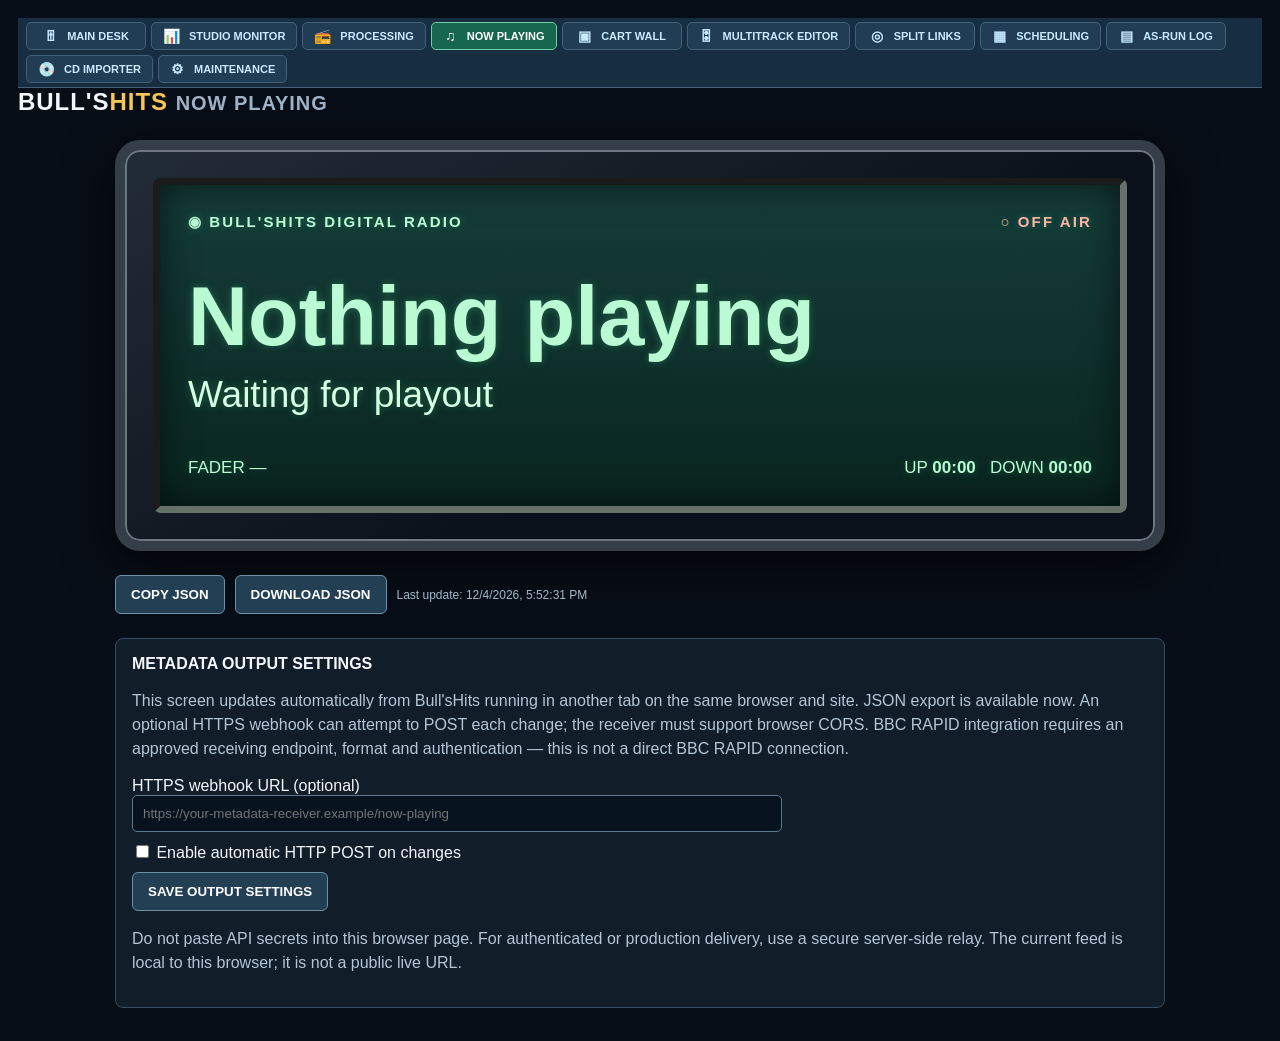
<file: now-playing.html>
<!doctype html><html lang="en"><head><meta charset="utf-8"><meta name="viewport" content="width=device-width,initial-scale=1"><title>Bull'sHits — Now Playing</title><style>
*{box-sizing:border-box}html,body{margin:0;min-height:100%;background:#080e17;color:#f3f7fc;font-family:Arial,sans-serif}body{padding:18px}header{display:flex;justify-content:space-between;align-items:center;gap:12px;flex-wrap:wrap}a{color:#91d7ff;text-decoration:none}.brand{font-size:24px;font-weight:900;letter-spacing:.04em}.brand b{color:#f6c657}small{color:#9db2c7}.radio{max-width:1050px;margin:24px auto 0;background:linear-gradient(150deg,#222c37,#0b111a 60%);border:10px solid #343d48;border-radius:25px;padding:28px;box-shadow:0 15px 50px #000a,inset 0 0 0 2px #6c7780}.display{min-height:335px;background:linear-gradient(#153c39,#09251f);border:7px inset #66716c;border-radius:8px;padding:28px;display:flex;flex-direction:column;justify-content:space-between;box-shadow:inset 0 0 35px #0009;color:#bafbd4;text-shadow:0 0 9px #4dff9a44}.artTrack{display:flex;gap:22px;align-items:center;min-width:0}.npArtwork{width:190px;height:190px;object-fit:cover;border:3px solid #739b86;border-radius:8px;flex:0 0 190px;display:none}.npArtwork.visible{display:block}.npWords{min-width:0;flex:1}.topline{display:flex;justify-content:space-between;gap:12px;font-size:15px;letter-spacing:.14em;font-weight:bold}.title{font-size:clamp(34px,6.5vw,83px);font-weight:900;line-height:1.07;overflow-wrap:anywhere}.artist{font-size:clamp(21px,3vw,37px);margin-top:13px;color:#d6ffe4}.bottom{display:flex;justify-content:space-between;gap:12px;flex-wrap:wrap;font-size:17px}.live{color:#a4ffc6}.off{color:#ffb4a8}.controls{max-width:1050px;margin:24px auto;display:flex;flex-wrap:wrap;gap:10px;align-items:center}button{padding:11px 15px;background:#233f54;color:white;border:1px solid #6c91a7;border-radius:6px;cursor:pointer;font-weight:bold}.settings{max-width:1050px;margin:15px auto;padding:16px;border:1px solid #364d5f;border-radius:8px;background:#111d29}.settings label{display:block;margin:10px 0}input[type=url]{width:min(100%,650px);padding:10px;background:#06131f;color:white;border:1px solid #5b7a8d;border-radius:5px}p{line-height:1.5;color:#b4c6d6}.status{font-size:12px;color:#a4bac9}@media(max-width:600px){.artTrack{gap:12px}.npArtwork{width:105px;height:105px;flex-basis:105px}.title{font-size:clamp(24px,7vw,42px)}body{padding:10px}.radio{padding:10px;border-width:6px}.display{padding:14px;min-height:290px}.topline{font-size:11px}}
</style><link rel="stylesheet" href="global-nav.css?v=0.6.57"></head><body><script src="global-nav.js?v=0.6.57" defer></script><header><div class="brand">BULL'S<b>HITS</b> <small>NOW PLAYING</small></div></header>
<section class="radio" aria-live="polite"><div class="display"><div class="topline"><span>◉ BULL'SHITS DIGITAL RADIO</span><span id="state">OFF AIR</span></div><div class="artTrack"><img id="npArtwork" class="npArtwork" alt="Album cover"><div class="npWords"><div id="title" class="title">Nothing playing</div><div id="artist" class="artist">Start a track on the main desk</div></div></div><div class="bottom"><span id="fader">FADER —</span><span>UP <b id="elapsed">00:00</b> &nbsp; DOWN <b id="remaining">00:00</b></span></div></div></section>
<div class="controls"><button id="copy">COPY JSON</button><button id="download">DOWNLOAD JSON</button><span class="status" id="info">Waiting for playout data</span></div>
<section class="settings"><b>METADATA OUTPUT SETTINGS</b><p>This screen updates automatically from Bull'sHits running in another tab on the same browser and site. JSON export is available now. An optional HTTPS webhook can attempt to POST each change; the receiver must support browser CORS. BBC RAPID integration requires an approved receiving endpoint, format and authentication — this is not a direct BBC RAPID connection.</p><label>HTTPS webhook URL (optional)<br><input type="url" id="url" placeholder="https://your-metadata-receiver.example/now-playing" autocomplete="off"></label><label><input type="checkbox" id="enabled"> Enable automatic HTTP POST on changes</label><button id="save">SAVE OUTPUT SETTINGS</button><span class="status" id="saved"></span><p>Do not paste API secrets into this browser page. For authenticated or production delivery, use a secure server-side relay. The current feed is local to this browser; it is not a public live URL.</p></section>
<script>
const NOW='bullshits-now-playing-v1',CARDS='bullshits-cut-cards-v1',CFG='bullshits-now-playing-config-v1';const $=id=>document.getElementById(id);let current=null;
function read(){try{return JSON.parse(localStorage.getItem(NOW)||'null')}catch{return null}}
function artwork(){const img=$('npArtwork');let url='';try{const cards=JSON.parse(localStorage.getItem(CARDS)||'{}');const norm=s=>String(s||'').trim().toLowerCase().replace(/[^a-z0-9]+/g,' ');url=cards[norm(current?.artist)+'|'+norm(current?.title)]?.artwork||''}catch{}if(current?.status==='PLAYING'&&/^https:\/\//i.test(url)){if(img.src!==url)img.src=url;img.classList.add('visible')}else{img.removeAttribute('src');img.classList.remove('visible')}}function render(){current=read();artwork();const live=current?.status==='PLAYING';$('state').textContent=live?'● NOW PLAYING':'○ OFF AIR';$('state').className=live?'live':'off';$('title').textContent=live?current.title||'Untitled':'Nothing playing';$('artist').textContent=live?current.artist||'Unknown artist':'Waiting for playout';$('fader').textContent=live?'FADER '+(current.fader||'—'):'FADER —';const seconds=live?Math.max(0,Math.floor((Number(current.positionSeconds)||0)+(Date.now()-Date.parse(current.positionAt||current.startedAt))/1000)):0;$('elapsed').textContent=String(Math.floor(seconds/60)).padStart(2,'0')+':'+String(seconds%60).padStart(2,'0');$('info').textContent=current?'Last update: '+new Date(current.updatedAt).toLocaleString():'Waiting for playout data'}
const remainingClock=()=>{const el=document.getElementById('remaining');if(!el)return;const duration=Number(current?.durationSeconds)||0;const elapsed=Number((document.getElementById('elapsed')?.textContent||'0:0').split(':')[0])*60+Number((document.getElementById('elapsed')?.textContent||'0:0').split(':')[1]);const sec=Math.max(0,Math.ceil(duration-elapsed));el.textContent=String(Math.floor(sec/60)).padStart(2,'0')+':'+String(sec%60).padStart(2,'0')};window.addEventListener('storage',e=>{if(e.key===NOW)render()});setInterval(()=>{render();remainingClock()},1000);render();remainingClock();
$('copy').onclick=()=>navigator.clipboard.writeText(JSON.stringify(current||{schema:'bullshits.nowplaying.v1',status:'OFF AIR'},null,2)).then(()=>{$('info').textContent='JSON copied'}).catch(()=>{$('info').textContent='Copy blocked by browser'});
$('download').onclick=()=>{const blob=new Blob([JSON.stringify(current||{schema:'bullshits.nowplaying.v1',status:'OFF AIR'},null,2)],{type:'application/json'});const a=document.createElement('a');const u=URL.createObjectURL(blob);a.href=u;a.download='bullshits-now-playing.json';a.click();setTimeout(()=>URL.revokeObjectURL(u),1000)};
try{const cfg=JSON.parse(localStorage.getItem(CFG)||'{}');$('url').value=cfg.url||'';$('enabled').checked=!!cfg.enabled}catch{}
$('save').onclick=()=>{const url=$('url').value.trim();if(url&&!/^https:\/\//i.test(url)){$('saved').textContent='HTTPS URL required';return}localStorage.setItem(CFG,JSON.stringify({url,enabled:$('enabled').checked&&!!url}));$('saved').textContent=' Saved locally. Changes apply to future playout events.'};
</script></body></html>
</file>
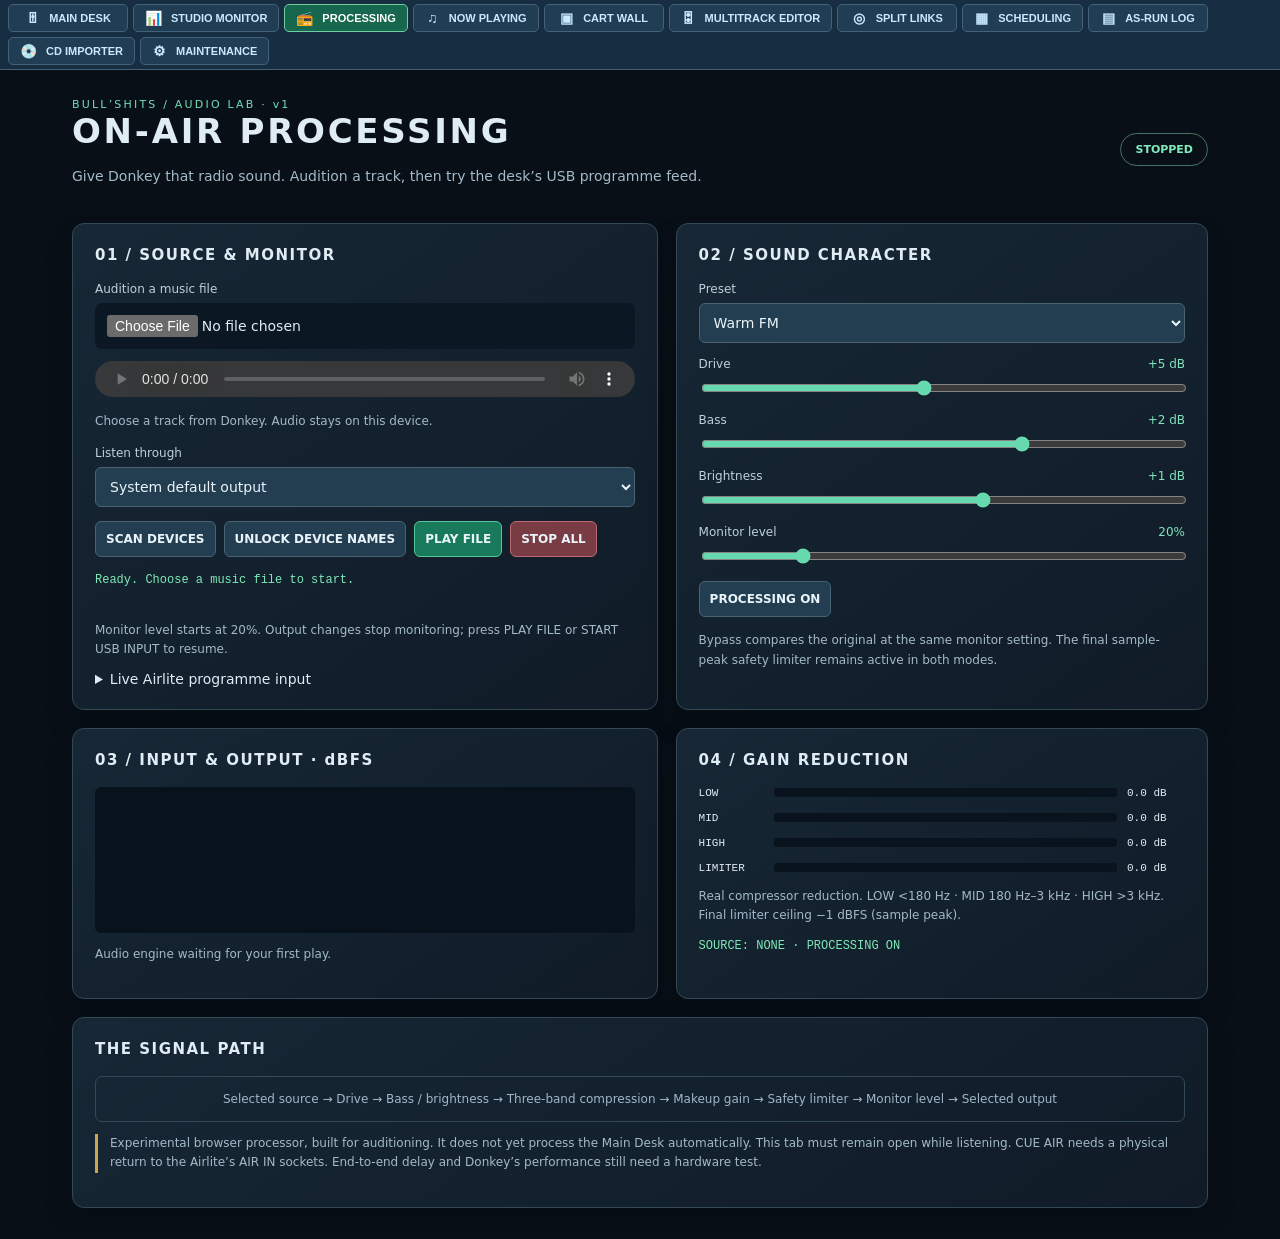
<file: processing.html>
<!doctype html>
<html lang="en"><head><meta charset="utf-8"><meta name="viewport" content="width=device-width,initial-scale=1"><title>Bull’sHits · Processing</title><link rel="stylesheet" href="global-nav.css?v=0.6.57"><style>
:root{color-scheme:dark;font:14px system-ui,sans-serif;color:#dfecf4;background:#080f17}*{box-sizing:border-box}body{margin:0}main{max-width:1180px;margin:auto;padding:28px 22px}h1{font-size:34px;letter-spacing:.08em;margin:0}h2{font-size:15px;letter-spacing:.1em;margin:0 0 18px}.eyebrow{color:#73dfb6;font-size:11px;letter-spacing:.2em}p,small{color:#a4bac9;line-height:1.6}.top,.row{display:flex;align-items:center;justify-content:space-between;gap:12px;flex-wrap:wrap}.badge{padding:9px 14px;border:1px solid #497361;border-radius:30px;color:#81edbd;font-size:11px;font-weight:bold}.grid{display:grid;grid-template-columns:1.1fr 1fr;gap:18px;margin-top:22px}.panel{background:linear-gradient(145deg,#172735,#101b27);border:1px solid #344956;border-radius:12px;padding:22px;box-shadow:0 15px 30px #0003}.wide{grid-column:1/-1}button,select,input[type=file]{font:inherit}button,select{border:1px solid #496373;background:#233e50;color:#e9f4fa;border-radius:6px;padding:10px;max-width:100%}button{cursor:pointer;font-size:12px;font-weight:700}button.primary{background:#18795b;border-color:#58c69c}button.stop{background:#793c45;border-color:#ba6975}button[aria-pressed=true]{background:#b68a36;color:#101820;border-color:#efc56f}button:disabled{opacity:.45;cursor:default}.actions{display:flex;flex-wrap:wrap;gap:8px;margin:14px 0}label{display:block;color:#bfd0db;font-size:12px;margin:14px 0 7px}select{width:100%}input[type=file]{width:100%;padding:12px;background:#0b1722;border-radius:7px}input[type=range]{width:100%;accent-color:#67d9af}output{float:right;color:#80e4bc;font-variant-numeric:tabular-nums}.readout{font:12px ui-monospace,monospace;color:#7ee9b8;min-height:38px;line-height:1.6;overflow-wrap:anywhere}canvas{width:100%;height:146px;display:block;background:#08121c;border-radius:6px}.flow{padding:15px;border:1px solid #344956;border-radius:7px;color:#9fb8c9;font-size:12px;text-align:center;margin-top:18px}.notice{border-left:3px solid #d0a44d;padding-left:12px}audio{width:100%;height:36px;margin-top:12px}.band{display:grid;grid-template-columns:65px 1fr 58px;gap:10px;align-items:center;font:11px ui-monospace,monospace;margin:13px 0}.track{height:9px;background:#09131d;border-radius:3px;overflow:hidden}.track i{display:block;height:100%;width:0;background:#d1aa58}.tick{display:flex;align-items:start;gap:10px;line-height:1.6}.tick input{margin-top:4px}.foot{font-size:12px}.source{color:#f1f6fa}#status{margin-top:14px}@media(max-width:740px){.grid{grid-template-columns:1fr}h1{font-size:25px}main{padding:20px 12px}.panel{padding:17px}}
</style><script src="global-nav.js?v=0.6.57" defer></script><script src="processing.js?v=1" defer></script></head><body><main>
<div class="top"><div><div class="eyebrow">BULL’SHITS / AUDIO LAB · v1</div><h1>ON-AIR PROCESSING</h1><p>Give Donkey that radio sound. Audition a track, then try the desk’s USB programme feed.</p></div><span class="badge" id="state">STOPPED</span></div>
<div class="grid"><section class="panel"><h2>01 / SOURCE & MONITOR</h2><label for="file">Audition a music file</label><input id="file" type="file" accept="audio/*"><audio id="player" controls preload="metadata"></audio><p class="foot" id="fileName">Choose a track from Donkey. Audio stays on this device.</p>
<label for="output">Listen through</label><select id="output"><option value="">System default output</option></select><div class="actions"><button id="scan">SCAN DEVICES</button><button id="permission">UNLOCK DEVICE NAMES</button><button class="primary" id="startFile">PLAY FILE</button><button class="stop" id="stop">STOP ALL</button></div><div class="readout" id="status" role="status" aria-live="polite">Ready. Choose a music file to start.</div><p class="foot">Monitor level starts at 20%. Output changes stop monitoring; press PLAY FILE or START USB INPUT to resume.</p>
<details><summary>Live Airlite programme input</summary><p class="foot">Select the Airlite’s programme recording input. Use headphones, or an output wired only to AIR IN. A playout-channel return can feed back.</p><label for="input">USB recording input</label><select id="input"><option value="">Choose an input after scanning</option></select><label class="tick"><input type="checkbox" id="safe"><span>I have checked that this output cannot feed back into the programme input.</span></label><button id="startLive">START USB INPUT</button><p class="foot" id="captureInfo">Browser microphone cleanup will be requested OFF for music.</p></details></section>
<section class="panel"><h2>02 / SOUND CHARACTER</h2><label for="preset">Preset</label><select id="preset"><option value="warm">Warm FM</option><option value="clean">Clean & Gentle</option><option value="big">Big FM</option><option value="dance">Dance</option></select><label for="drive">Drive <output id="driveValue"></output></label><input id="drive" type="range" min="-6" max="18" step=".5" value="5"><label for="bass">Bass <output id="bassValue"></output></label><input id="bass" type="range" min="-6" max="6" step=".5" value="2"><label for="brightness">Brightness <output id="brightnessValue"></output></label><input id="brightness" type="range" min="-6" max="6" step=".5" value="1"><label for="monitor">Monitor level <output id="monitorValue"></output></label><input id="monitor" type="range" min="0" max="100" step="1" value="20"><div class="actions"><button id="bypass" aria-pressed="false">PROCESSING ON</button></div><p class="foot">Bypass compares the original at the same monitor setting. The final sample-peak safety limiter remains active in both modes.</p></section>
<section class="panel"><h2>03 / INPUT & OUTPUT · dBFS</h2><canvas id="meters" width="960" height="292" aria-label="Live stereo input and output sample peak meters"></canvas><p class="foot" id="engine">Audio engine waiting for your first play.</p></section>
<section class="panel"><h2>04 / GAIN REDUCTION</h2><div id="bands"></div><p class="foot">Real compressor reduction. LOW &lt;180 Hz · MID 180 Hz–3 kHz · HIGH &gt;3 kHz. Final limiter ceiling −1 dBFS (sample peak).</p><div class="readout" id="mode">SOURCE: NONE · PROCESSING ON</div></section>
<section class="panel wide"><h2>THE SIGNAL PATH</h2><div class="flow">Selected source → Drive → Bass / brightness → Three-band compression → Makeup gain → Safety limiter → Monitor level → Selected output</div><p class="foot notice">Experimental browser processor, built for auditioning. It does not yet process the Main Desk automatically. This tab must remain open while listening. CUE AIR needs a physical return to the Airlite’s AIR IN sockets. End-to-end delay and Donkey’s performance still need a hardware test.</p></section></div></main></body></html>
</file>
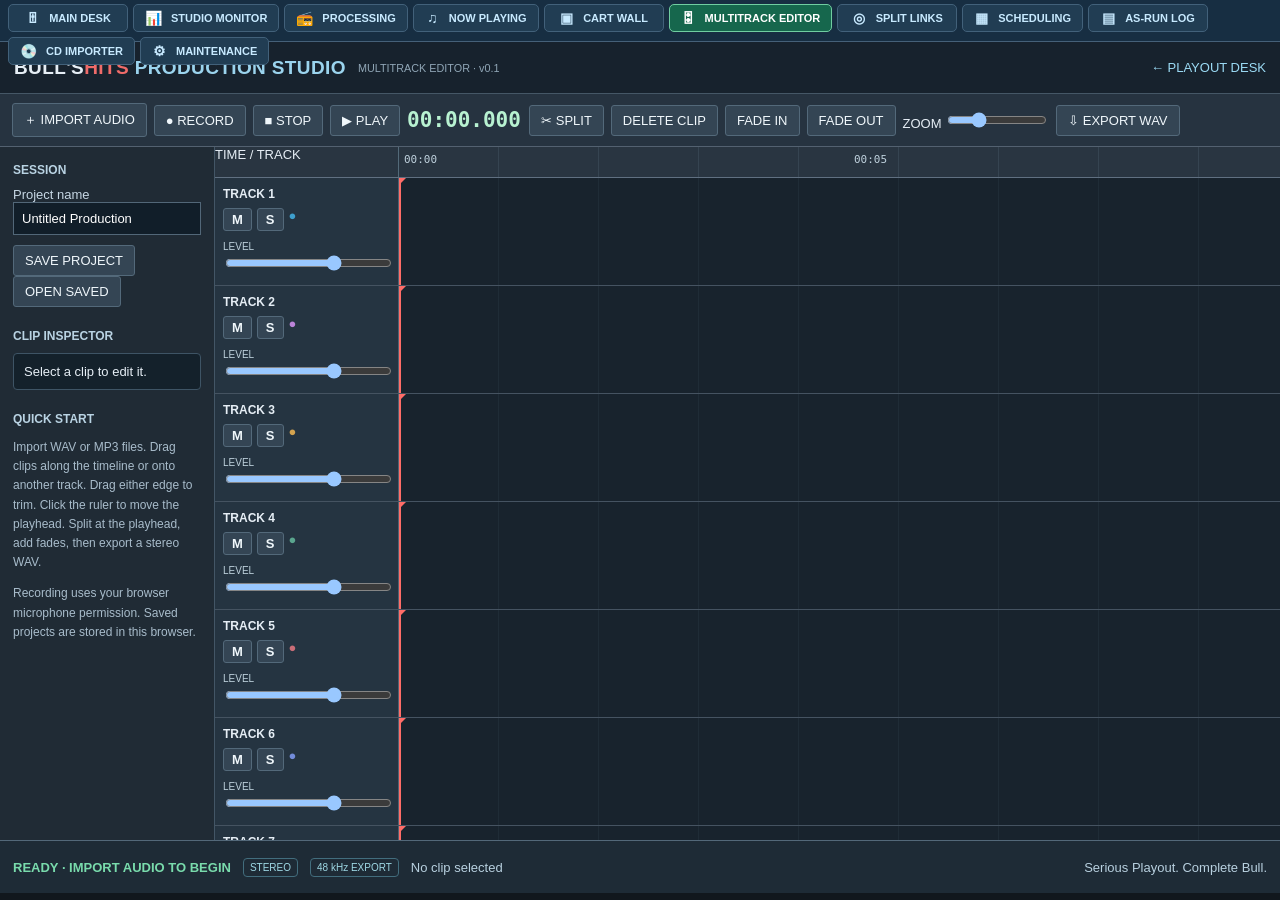
<file: production-studio.html>
<!doctype html><html lang="en"><head><meta charset="utf-8"><meta name="viewport" content="width=device-width,initial-scale=1"><title>Bull'sHits | Production Studio</title><style>
:root{color-scheme:dark;--bg:#11171d;--pane:#202a34;--line:#3b4b58;--fg:#e6eef5;--mut:#a4b7c5;--accent:#31a6d5}*{box-sizing:border-box}body{margin:0;background:var(--bg);color:var(--fg);font:13px Segoe UI,Arial,sans-serif}button,input,select{font:inherit}button{background:#344554;color:#f0f7fb;border:1px solid #53697a;border-radius:3px;padding:7px 11px;cursor:pointer}button:hover{background:#446177}button.active{background:#236f91}button:disabled{opacity:.4}header{height:52px;display:flex;align-items:center;gap:12px;padding:7px 14px;background:#17222d;border-bottom:1px solid #455766}header strong{font-size:19px;letter-spacing:.02em}header strong b{color:#ef6b69}header small{color:#90a6b6}header a{color:#9bdaf4;text-decoration:none}header .right{margin-left:auto}nav{display:flex;align-items:center;gap:7px;flex-wrap:wrap;padding:9px 12px;background:#263340;border-bottom:1px solid #536170}nav .time{font:700 21px Consolas,monospace;min-width:115px;color:#b8f2d1}nav input[type=range]{width:100px}.workspace{display:grid;grid-template-columns:215px minmax(0,1fr);height:calc(100vh - 165px);min-height:320px}.side{background:#202b35;border-right:1px solid #435666;padding:13px;overflow:auto}.side h3{margin:3px 0 10px;font-size:12px;color:#b9d3e3}.side p{font-size:12px;color:#a8bccb;line-height:1.6}.side .help{padding:10px;background:#14212b;border:1px solid #3e5465;border-radius:4px}.side label{display:block;margin:10px 0;color:#c6d7e4}.side input[type=range]{width:100%}.timeline{min-width:0;overflow:auto;background:#131b23}.ruler{display:flex;position:sticky;top:0;z-index:4;height:31px;background:#293541;border-bottom:1px solid #607081}.ruler .corner{width:184px;flex-shrink:0;position:sticky;left:0;background:#293541;z-index:5;border-right:1px solid #536a79}.ticks{position:relative;height:30px;flex:1;min-width:1200px;background:repeating-linear-gradient(90deg,transparent 0,transparent 99px,#425361 100px)}.tick{position:absolute;top:6px;color:#bed0dc;font:11px Consolas,monospace}.track{display:flex;min-height:108px;border-bottom:1px solid #455361}.controls{width:184px;flex-shrink:0;position:sticky;left:0;z-index:3;background:#253441;border-right:1px solid #506272;padding:8px}.controls b{font-size:12px}.controls .actions{display:flex;gap:5px;margin:7px 0}.controls button{padding:3px 8px;font-weight:700}.controls label{font-size:10px;color:#bdd0db}.controls input{width:100%}.lane{position:relative;min-width:1200px;flex:1;background:repeating-linear-gradient(90deg,#18232d 0,#18232d 99px,#263540 100px);overflow:hidden}.lane:nth-child(even){background-color:#1c2934}.clip{position:absolute;top:11px;height:84px;border:1px solid #b1c6d0;border-radius:4px;overflow:hidden;cursor:grab;box-shadow:0 2px 6px #0008;user-select:none}.clip.selected{outline:2px solid #fff;z-index:2}.clip header{height:19px;padding:2px 7px;background:#0005;font-size:11px;white-space:nowrap;overflow:hidden;display:block;border:0}.clip canvas{width:100%;height:62px;display:block}.clip .trim{position:absolute;top:0;bottom:0;width:7px;background:#ffffff66;cursor:ew-resize;z-index:2}.clip .trim.left{left:0}.clip .trim.right{right:0}.playhead{position:absolute;top:0;bottom:0;width:2px;background:#ff6d68;z-index:6;pointer-events:none}.playhead:before{content:'';position:absolute;top:0;left:-5px;border:6px solid transparent;border-top-color:#ff6d68}.foot{display:flex;gap:12px;align-items:center;flex-wrap:wrap;padding:9px 13px;background:#1e2b36;border-top:1px solid #536879;color:#b8d0df;min-height:53px}.foot strong{color:#79dbac}.badge{font-size:10px;padding:3px 6px;border:1px solid #426d7d;border-radius:4px;color:#9fd9e5}.spacer{flex:1}input[type=file]{display:none}@media(max-width:850px){.workspace{grid-template-columns:1fr}.side{display:none}header small{display:none}}
</style><link rel="stylesheet" href="global-nav.css?v=0.6.57"><style>/* Shared Bull'sHits screen strap */#bullGlobalNav{height:42px;min-height:42px}body:has(#bullGlobalNav) .workspace{height:calc(100dvh - 207px)}body:has(#bullGlobalNav)>header{min-height:52px}#bullGlobalNav a{font-size:11px}</style><script src="global-nav.js?v=0.6.57" defer></script></head><body><header><strong>BULL'S<b>HITS</b> <span style="color:#9bd4ee">PRODUCTION STUDIO</span></strong><small>MULTITRACK EDITOR · v0.1</small><span class="right"></span><a href="index.html">← PLAYOUT DESK</a></header>
<nav><button id="import">＋ IMPORT AUDIO</button><input type="file" id="files" accept="audio/*" multiple><button id="record">● RECORD</button><button id="stop">■ STOP</button><button id="play">▶ PLAY</button><span class="time" id="clock">00:00.000</span><button id="split">✂ SPLIT</button><button id="delete">DELETE CLIP</button><button id="fadein">FADE IN</button><button id="fadeout">FADE OUT</button><label>ZOOM <input id="zoom" type="range" min="30" max="240" value="90"></label><button id="export">⇩ EXPORT WAV</button></nav>
<div class="workspace"><aside class="side"><h3>SESSION</h3><label>Project name<input id="project" value="Untitled Production" style="width:100%;padding:8px;background:#111e29;color:white;border:1px solid #526778"></label><button id="save">SAVE PROJECT</button> <button id="restore">OPEN SAVED</button><h3 style="margin-top:22px">CLIP INSPECTOR</h3><div id="inspector" class="help">Select a clip to edit it.</div><h3 style="margin-top:22px">QUICK START</h3><p>Import WAV or MP3 files. Drag clips along the timeline or onto another track. Drag either edge to trim. Click the ruler to move the playhead. Split at the playhead, add fades, then export a stereo WAV.</p><p>Recording uses your browser microphone permission. Saved projects are stored in this browser.</p></aside><main class="timeline" id="timeline"><div class="ruler"><div class="corner">TIME / TRACK</div><div class="ticks" id="ticks"></div></div><div id="tracks"></div></main></div>
<div class="foot"><strong id="status">READY · 8 TRACKS</strong><span class="badge">STEREO</span><span class="badge">48 kHz EXPORT</span><span id="selection">No clip selected</span><span class="spacer"></span><span>Serious Playout. Complete Bull.</span></div>
<script>
'use strict';
const $=id=>document.getElementById(id),ctx=new (window.AudioContext||window.webkitAudioContext)(),colors=['#3e9fcd','#bb83d8','#d4a34f','#5aa58e','#c96d77','#738cda','#9aaa57','#d47f4b'];let clips=[],buffers=new Map(),selected=null,px=90,position=0,playing=false,started=0,sources=[],raf=0,recorder=null,recordChunks=[],recordTrack=0,db=null;
const uid=()=>crypto.randomUUID(),fmt=t=>{t=Math.max(0,t);let m=Math.floor(t/60),s=Math.floor(t%60),ms=Math.floor((t%1)*1000);return String(m).padStart(2,'0')+':'+String(s).padStart(2,'0')+'.'+String(ms).padStart(3,'0')};
const duration=c=>Math.max(.01,c.end-c.start),endTime=c=>c.at+duration(c);
function status(s){$('status').textContent=s}
function dbOpen(){return new Promise((ok,no)=>{const r=indexedDB.open('bullshits-production-v1',1);r.onupgradeneeded=()=>{r.result.createObjectStore('audio')};r.onsuccess=()=>{db=r.result;ok()};r.onerror=()=>no(r.error)})}
function putAudio(id,ab){return new Promise((ok,no)=>{const tx=db.transaction('audio','readwrite');tx.objectStore('audio').put(ab,id);tx.oncomplete=ok;tx.onerror=()=>no(tx.error)})}
function getAudio(id){return new Promise((ok,no)=>{const r=db.transaction('audio').objectStore('audio').get(id);r.onsuccess=()=>ok(r.result);r.onerror=()=>no(r.error)})}
function drawWave(canvas,c){const b=buffers.get(c.audio);if(!b)return;const w=Math.max(60,Math.round(duration(c)*px)),h=62;canvas.width=w;canvas.height=h;const g=canvas.getContext('2d'),data=b.getChannelData(0),step=Math.max(1,Math.floor((c.end-c.start)*b.sampleRate/w));g.fillStyle='#e4f4ff';for(let x=0;x<w;x++){let from=Math.floor(c.start*b.sampleRate+x*step),max=0;for(let j=from;j<Math.min(data.length,from+step);j+=Math.max(1,Math.floor(step/12)))max=Math.max(max,Math.abs(data[j]));g.fillRect(x,31-max*27,1,Math.max(1,max*54))}}
function render(){const total=Math.max(1200,Math.ceil(Math.max(60,...clips.map(endTime),position+5)*px));$('ticks').style.minWidth=total+'px';$('ticks').innerHTML='';for(let s=0;s<=total/px;s+=5){const t=document.createElement('span');t.className='tick';t.style.left=s*px+5+'px';t.textContent=fmt(s).slice(0,5);$('ticks').appendChild(t)}$('tracks').innerHTML='';for(let i=0;i<8;i++){const track=document.createElement('div');track.className='track';const control=document.createElement('div');control.className='controls';control.innerHTML='<b>TRACK '+(i+1)+'</b><div class="actions"><button data-act="mute">M</button><button data-act="solo">S</button><span style="color:'+colors[i]+'">●</span></div><label>LEVEL <input type="range" min="0" max="150" value="'+Math.round((levels[i]??1)*100)+'"></label>';control.querySelector('input').oninput=e=>{levels[i]=+e.target.value/100;if(playing)restart()};control.querySelector('[data-act=mute]').onclick=e=>{muted[i]=!muted[i];e.target.classList.toggle('active',muted[i]);if(playing)restart()};control.querySelector('[data-act=solo]').onclick=e=>{solo[i]=!solo[i];e.target.classList.toggle('active',solo[i]);if(playing)restart()};control.querySelector('[data-act=mute]').classList.toggle('active',muted[i]);control.querySelector('[data-act=solo]').classList.toggle('active',solo[i]);const lane=document.createElement('div');lane.className='lane';lane.style.minWidth=total+'px';lane.dataset.track=i;lane.ondblclick=e=>{if(e.target===lane){position=Math.max(0,(e.clientX-lane.getBoundingClientRect().left)/px);updatePlayhead()}};lane.ondragover=e=>e.preventDefault();lane.ondrop=e=>{e.preventDefault();const id=e.dataTransfer.getData('clip');const c=clips.find(x=>x.id===id);if(c){c.track=i;c.at=Math.max(0,(e.clientX-lane.getBoundingClientRect().left)/px);render()}};for(const c of clips.filter(x=>x.track===i)){const node=document.createElement('div');node.className='clip'+(selected===c.id?' selected':'');node.style.left=c.at*px+'px';node.style.width=Math.max(9,duration(c)*px)+'px';node.style.background=colors[i]+'99';node.draggable=true;node.innerHTML='<header></header><canvas></canvas><div class="trim left"></div><div class="trim right"></div>';node.querySelector('header').textContent=c.name;drawWave(node.querySelector('canvas'),c);node.onclick=e=>{e.stopPropagation();selected=c.id;inspect();document.querySelectorAll('.clip').forEach(n=>n.classList.remove('selected'));node.classList.add('selected')};node.ondragstart=e=>{e.dataTransfer.setData('clip',c.id)};for(const side of ['left','right']){node.querySelector('.trim.'+side).onpointerdown=e=>{e.preventDefault();e.stopPropagation();node.draggable=false;const x=e.clientX,original={...c};const move=ev=>{const delta=(ev.clientX-x)/px;if(side==='left'){let trim=Math.max(-original.start,Math.min(duration(original)-.05,delta));c.start=original.start+trim;c.at=Math.max(0,original.at+trim)}else c.end=Math.max(c.start+.05,Math.min(buffers.get(c.audio).duration,original.end+delta));node.style.width=Math.max(9,duration(c)*px)+'px';node.style.left=c.at*px+'px'};const up=()=>{window.removeEventListener('pointermove',move);window.removeEventListener('pointerup',up);render();inspect()};window.addEventListener('pointermove',move);window.addEventListener('pointerup',up)}}lane.appendChild(node)}const head=document.createElement('div');head.className='playhead';head.style.left=position*px+'px';lane.appendChild(head);track.append(control,lane);$('tracks').appendChild(track)}updatePlayhead();inspect()}
const levels=Array(8).fill(1),muted=Array(8).fill(false),solo=Array(8).fill(false);
function inspect(){const c=clips.find(x=>x.id===selected);$('selection').textContent=c?c.name+' · TRACK '+(c.track+1):'No clip selected';if(!c){$('inspector').textContent='Select a clip to edit it.';return}$('inspector').innerHTML='<b></b><p></p><label>FADE IN (s)<input id="fi" type="number" min="0" step=".1"></label><label>FADE OUT (s)<input id="fo" type="number" min="0" step=".1"></label>'; $('inspector').querySelector('b').textContent=c.name;$('inspector').querySelector('p').textContent='Starts '+fmt(c.at)+' · Length '+fmt(duration(c));$('fi').value=c.fadeIn||0;$('fo').value=c.fadeOut||0;$('fi').onchange=e=>c.fadeIn=Math.max(0,+e.target.value||0);$('fo').onchange=e=>c.fadeOut=Math.max(0,+e.target.value||0)}
function updatePlayhead(){$('clock').textContent=fmt(position);document.querySelectorAll('.playhead').forEach(e=>e.style.left=position*px+'px')}
async function addFile(file,track){try{status('DECODING '+file.name);const raw=await file.arrayBuffer(),audio=await ctx.decodeAudioData(raw.slice(0)),id=uid();buffers.set(id,audio);await putAudio(id,raw);const c={id:uid(),audio:id,name:file.name.replace(/\.[^.]+$/,''),track,at:position,start:0,end:audio.duration,fadeIn:0,fadeOut:0};clips.push(c);selected=c.id;render();status('IMPORTED '+file.name)}catch(e){status('IMPORT ERROR: '+e.message)}}
function scheduleAt(c,at,context,destination){const b=buffers.get(c.audio);if(!b)return;const from=Math.max(0,at-c.at),len=duration(c)-from;if(len<=0)return;const src=context.createBufferSource();src.buffer=b;const gain=context.createGain();const anySolo=solo.some(Boolean);const volume=muted[c.track]||(anySolo&&!solo[c.track])?0:levels[c.track];gain.gain.setValueAtTime(volume,context.currentTime);const startTime=context.currentTime+Math.max(0,c.at-at),offset=c.start+from,playLength=Math.min(len,b.duration-offset);if(playLength<=0)return;const fin=Math.min(c.fadeIn||0,duration(c)),fout=Math.min(c.fadeOut||0,duration(c));if(fin>0){const until=c.at+fin;if(at<until){gain.gain.setValueAtTime(Math.max(.0001,volume*Math.max(0,(at-c.at)/fin)),startTime);gain.gain.linearRampToValueAtTime(volume,startTime+Math.min(playLength,until-Math.max(at,c.at)))}}if(fout>0){const fadeStart=c.at+duration(c)-fout;if(at+playLength>fadeStart){const t=Math.max(0,fadeStart-Math.max(at,c.at));gain.gain.setValueAtTime(volume,startTime+t);gain.gain.linearRampToValueAtTime(.0001,startTime+playLength)}}src.connect(gain).connect(destination);src.start(startTime,offset,playLength);return src}
function tick(){if(!playing)return;position=ctx.currentTime-started;updatePlayhead();if(position>Math.max(0,...clips.map(endTime))+.1){stop();return}raf=requestAnimationFrame(tick)}
async function play(){if(playing)return;await ctx.resume();started=ctx.currentTime-position;playing=true;sources=clips.map(c=>scheduleAt(c,position,ctx,ctx.destination)).filter(Boolean);$('play').classList.add('active');status('PLAYING');tick()}
function stop(){if(playing){position=Math.max(0,ctx.currentTime-started)}playing=false;cancelAnimationFrame(raf);sources.forEach(s=>{try{s.stop()}catch{}});sources=[];$('play').classList.remove('active');updatePlayhead();status('STOPPED')}
function restart(){if(playing){stop();play()}}
$('import').onclick=()=>$('files').click();$('files').onchange=async e=>{for(const f of e.target.files)await addFile(f,Math.min(7,clips.length%8));e.target.value=''};$('play').onclick=()=>playing?stop():play();$('stop').onclick=()=>{stop();position=0;updatePlayhead()};$('zoom').oninput=e=>{px=+e.target.value;render()};$('ticks').onclick=e=>{const x=e.clientX-$('ticks').getBoundingClientRect().left;const was=playing;if(was)stop();position=Math.max(0,x/px);updatePlayhead();if(was)play()};
$('delete').onclick=()=>{if(!selected)return;stop();clips=clips.filter(c=>c.id!==selected);selected=null;render()};$('split').onclick=()=>{const c=clips.find(c=>c.id===selected);if(!c||position<=c.at+.02||position>=endTime(c)-.02)return;stop();const delta=position-c.at,copy={...c,id:uid(),at:position,start:c.start+delta,fadeIn:0};c.end=c.start+delta;c.fadeOut=0;clips.push(copy);selected=copy.id;render()};$('fadein').onclick=()=>{const c=clips.find(c=>c.id===selected);if(c){c.fadeIn=Math.min(1.5,duration(c)/2);inspect()}};$('fadeout').onclick=()=>{const c=clips.find(c=>c.id===selected);if(c){c.fadeOut=Math.min(1.5,duration(c)/2);inspect()}};
function wav(buffer){const channels=2,n=buffer.length,ab=new ArrayBuffer(44+n*channels*2),v=new DataView(ab);const str=(o,s)=>{for(let i=0;i<s.length;i++)v.setUint8(o+i,s.charCodeAt(i))};str(0,'RIFF');v.setUint32(4,36+n*4,true);str(8,'WAVE');str(12,'fmt ');v.setUint32(16,16,true);v.setUint16(20,1,true);v.setUint16(22,2,true);v.setUint32(24,buffer.sampleRate,true);v.setUint32(28,buffer.sampleRate*4,true);v.setUint16(32,4,true);v.setUint16(34,16,true);str(36,'data');v.setUint32(40,n*4,true);let o=44;for(let i=0;i<n;i++)for(let ch=0;ch<2;ch++){let sample=Math.max(-1,Math.min(1,buffer.getChannelData(ch)[i]));v.setInt16(o,sample<0?sample*32768:sample*32767,true);o+=2}return new Blob([ab],{type:'audio/wav'})}
$('export').onclick=async()=>{if(!clips.length){status('NOTHING TO EXPORT');return}stop();const length=Math.max(...clips.map(endTime)),rate=48000;if(length>1800){status('EXPORT LIMITED TO 30 MINUTES IN v0.1');return}status('RENDERING WAV…');$('export').disabled=true;try{const off=new OfflineAudioContext(2,Math.ceil(length*rate),rate);for(const c of clips)scheduleAt(c,0,off,off.destination);const mixed=await off.startRendering(),blob=wav(mixed),a=document.createElement('a');a.href=URL.createObjectURL(blob);a.download=($('project').value||'Bullshits-production').replace(/[^a-z0-9_-]+/gi,'-')+'.wav';a.click();setTimeout(()=>URL.revokeObjectURL(a.href),10000);status('WAV EXPORTED · 48 kHz STEREO')}catch(e){status('EXPORT ERROR: '+e.message)}finally{$('export').disabled=false}};
$('save').onclick=()=>{localStorage.setItem('bullshits-production-project-v1',JSON.stringify({name:$('project').value,clips,levels,muted,solo}));status('PROJECT SAVED IN THIS BROWSER')};$('restore').onclick=async()=>{try{const p=JSON.parse(localStorage.getItem('bullshits-production-project-v1'));if(!p)throw Error('No saved project');stop();const audioIds=[...new Set(p.clips.map(c=>c.audio))];for(const id of audioIds){if(!buffers.has(id)){const ab=await getAudio(id);if(!ab)throw Error('Missing stored audio');buffers.set(id,await ctx.decodeAudioData(ab.slice(0)))}}clips=p.clips;levels.splice(0,8,...p.levels);muted.splice(0,8,...p.muted);solo.splice(0,8,...p.solo);$('project').value=p.name;selected=null;position=0;render();status('PROJECT RESTORED')}catch(e){status('OPEN FAILED: '+e.message)}};
$('record').onclick=async()=>{if(recorder){recorder.stop();return}try{const stream=await navigator.mediaDevices.getUserMedia({audio:true});recordChunks=[];recordTrack=Math.min(7,clips.length%8);recorder=new MediaRecorder(stream);recorder.ondataavailable=e=>{if(e.data.size)recordChunks.push(e.data)};recorder.onstop=async()=>{const blob=new Blob(recordChunks,{type:recorder.mimeType});stream.getTracks().forEach(t=>t.stop());recorder=null;$('record').textContent='● RECORD';await addFile(new File([blob],'Voice recording '+new Date().toLocaleTimeString()+'.webm',{type:blob.type}),recordTrack)};recorder.start();$('record').textContent='■ END RECORDING';status('RECORDING MICROPHONE')}catch(e){status('MICROPHONE ERROR: '+e.message)}};
dbOpen().then(()=>{render();status('READY · IMPORT AUDIO TO BEGIN')}).catch(e=>status('STORAGE UNAVAILABLE: '+e.message));
</script></body></html>
</file>
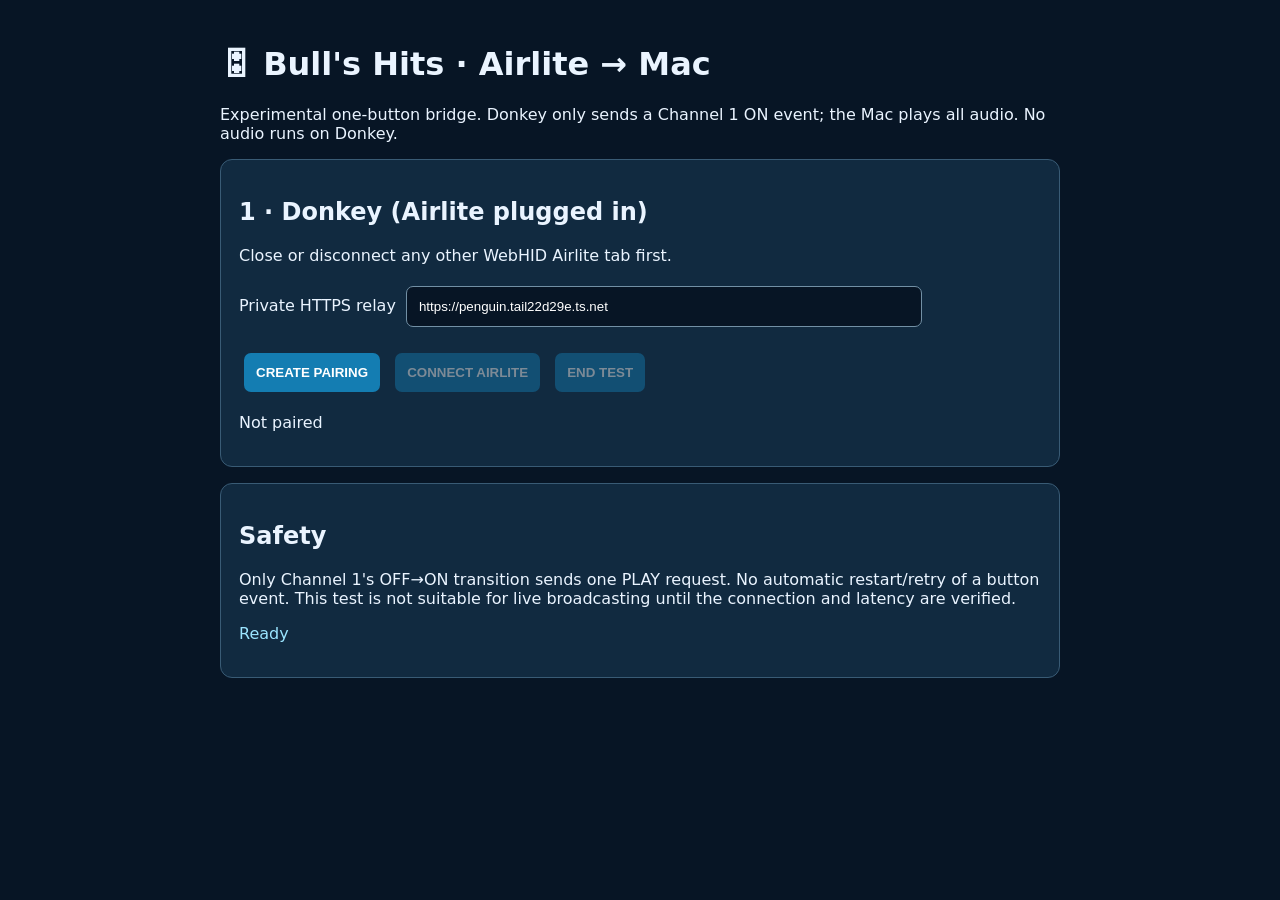
<file: reverse-bridge.html>
<!doctype html><html lang="en"><head><meta charset="utf-8"><meta name="viewport" content="width=device-width,initial-scale=1"><meta name="referrer" content="no-referrer"><title>Bull's Hits · Reverse Bridge</title><style>body{background:#071525;color:#eaf4ff;font:16px system-ui;margin:0;padding:24px}main{max-width:840px;margin:auto}section{background:#112a40;border:1px solid #395b75;border-radius:12px;padding:18px;margin:16px 0}button,input{padding:12px;border-radius:7px;margin:5px}button{background:#147db2;color:white;border:0;font-weight:bold;cursor:pointer}button:disabled{opacity:.45}input{background:#071525;color:white;border:1px solid #7290a5;width:min(95%,490px)}a{color:#7cddff}code{overflow-wrap:anywhere}#status{color:#9be5ff}small{color:#a8c3d6}</style></head><body><main><h1>🎛 Bull's Hits · Airlite → Mac</h1><p>Experimental one-button bridge. Donkey only sends a Channel 1 ON event; the Mac plays all audio. No audio runs on Donkey.</p><section id="donkey"><h2>1 · Donkey (Airlite plugged in)</h2><p>Close or disconnect any other WebHID Airlite tab first.</p><label>Private HTTPS relay <input id="relay" value="https://penguin.tail22d29e.ts.net"></label><p><button id="pair">CREATE PAIRING</button> <button id="connect" disabled>CONNECT AIRLITE</button> <button id="end" disabled>END TEST</button></p><p id="donkeyStatus">Not paired</p><div id="linkArea" hidden><p>Open this link on the Mac (do not share it publicly):</p><input id="link" readonly><button id="copy">COPY LINK</button></div></section><section id="mac" hidden><h2>2 · Mac (audio player)</h2><p>Keep the full <a href="./" target="_blank" rel="noopener">Bull's Hits playout desk</a> open in another tab, with one track loaded in its playlist. This bridge tells that tab to press PLAY.</p><button id="enable">ENABLE MAC RECEIVER</button> <button id="disable" disabled>STOP RECEIVER</button><p id="macStatus">Not connected</p><small>Mac audio continues if Donkey disconnects. No automatic STOP commands are sent.</small></section><section><h2>Safety</h2><p>Only Channel 1's OFF→ON transition sends one PLAY request. No automatic restart/retry of a button event. This test is not suitable for live broadcasting until the connection and latency are verified.</p><p id="status">Ready</p></section></main><script src="reverse-bridge.js?v=1"></script></body></html>
</file>
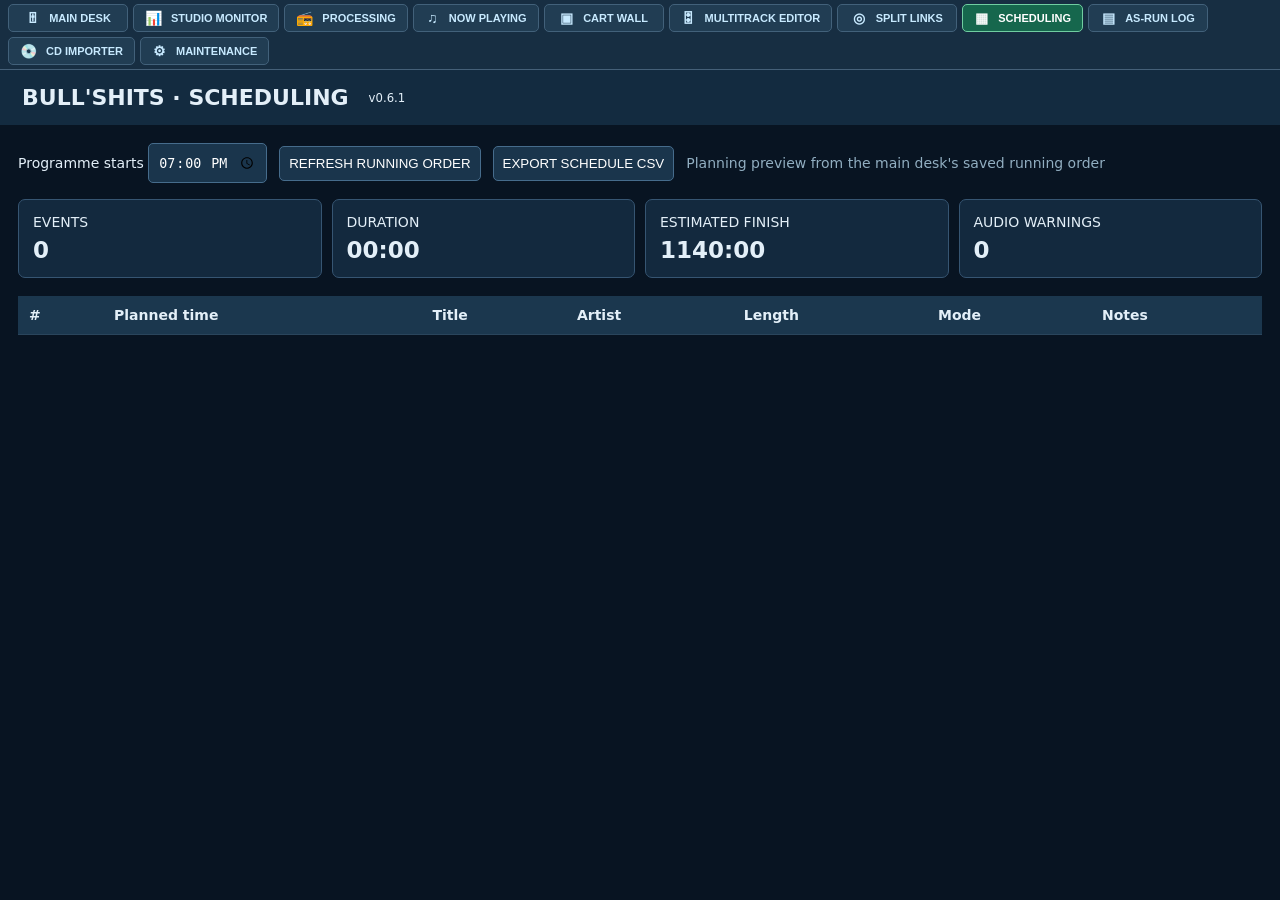
<file: scheduling.html>
<!doctype html><html lang="en"><head><meta charset="utf-8"><meta name="viewport" content="width=device-width,initial-scale=1"><title>Bull'sHits · Scheduling</title><style>
*{box-sizing:border-box}body{margin:0;background:#081422;color:#e3eff8;font:14px system-ui}header{display:flex;align-items:center;gap:20px;background:#132b40;padding:15px 22px}h1{margin:0;font-size:22px}a{color:#8cd4ff}main{padding:18px;max-width:1300px;margin:auto}.toolbar{display:flex;gap:12px;align-items:center;flex-wrap:wrap;margin-bottom:16px}button,input{padding:9px;background:#1a354c;color:white;border:1px solid #466c8c;border-radius:5px}button{cursor:pointer}.grid{display:grid;grid-template-columns:repeat(4,1fr);gap:10px;margin-bottom:18px}.tile{background:#13293e;border:1px solid #365572;padding:14px;border-radius:7px}.tile b{display:block;font-size:23px;margin-top:7px}table{border-collapse:collapse;width:100%;background:#102336}th,td{padding:11px;border-bottom:1px solid #2a455c;text-align:left}th{background:#1b374e}tr:nth-child(even){background:#152b40}.warn{color:#f3bd78}.muted{color:#91aec1}@media(max-width:700px){.grid{grid-template-columns:repeat(2,1fr)}table{font-size:11px}th,td{padding:6px}}
</style><link rel="stylesheet" href="global-nav.css?v=0.6.57"></head><body><script src="global-nav.js?v=0.6.57" defer></script><header><h1>BULL'SHITS · SCHEDULING</h1><small>v0.6.1</small></header><main><div class="toolbar"><label>Programme starts <input type="time" id="start" value="19:00"></label><button id="refresh">REFRESH RUNNING ORDER</button><button id="csv">EXPORT SCHEDULE CSV</button><span class="muted">Planning preview from the main desk's saved running order</span></div><div class="grid"><div class="tile">EVENTS<b id="count">0</b></div><div class="tile">DURATION<b id="duration">00:00</b></div><div class="tile">ESTIMATED FINISH<b id="finish">--:--</b></div><div class="tile">AUDIO WARNINGS<b id="warnings">0</b></div></div><table><thead><tr><th>#</th><th>Planned time</th><th>Title</th><th>Artist</th><th>Length</th><th>Mode</th><th>Notes</th></tr></thead><tbody id="rows"></tbody></table></main><script>
const $=id=>document.getElementById(id);let exportRows=[];
const fmt=s=>String(Math.floor(s/60)).padStart(2,'0')+':'+String(Math.floor(s%60)).padStart(2,'0');
const csvCell=x=>'"'+String(x??'').replace(/"/g,'""')+'"';
function draw(){let log=[];try{log=JSON.parse(localStorage.getItem('eldoret-demo')||'[]')}catch(e){};let [h,m]=$('start').value.split(':').map(Number),seconds=h*3600+m*60,total=0,warnings=0;const rows=$('rows');rows.innerHTML='';exportRows=[];log.forEach((x,i)=>{const dur=Math.max(0,Number(x.dur)||0),time=fmt(seconds%86400),notes=[];if(!x.url)notes.push('Check audio availability');if(x.fixed)notes.push('Hard time: '+x.fixed);if(!dur)notes.push('Duration missing');if(notes.length)warnings++;const vals=[i+1,time,x.title||'',x.artist||'',fmt(dur),x.type||'auto',notes.join(' · ')];const tr=document.createElement('tr');vals.forEach((v,j)=>{const td=document.createElement('td');td.textContent=v;if(j===6&&notes.length)td.className='warn';tr.appendChild(td)});rows.appendChild(tr);exportRows.push(vals);seconds+=dur;total+=dur});$('count').textContent=log.length;$('duration').textContent=fmt(total);$('finish').textContent=fmt(seconds%86400);$('warnings').textContent=warnings}
$('refresh').onclick=draw;$('start').onchange=draw;$('csv').onclick=()=>{const lines=[['#','Planned time','Title','Artist','Length','Mode','Notes'],...exportRows].map(r=>r.map(csvCell).join(','));const url=URL.createObjectURL(new Blob([lines.join('\r\n')],{type:'text/csv'}));const a=document.createElement('a');a.href=url;a.download='bullshits-schedule.csv';a.click();setTimeout(()=>URL.revokeObjectURL(url),1000)};window.addEventListener('storage',draw);draw();
</script></body></html>
</file>
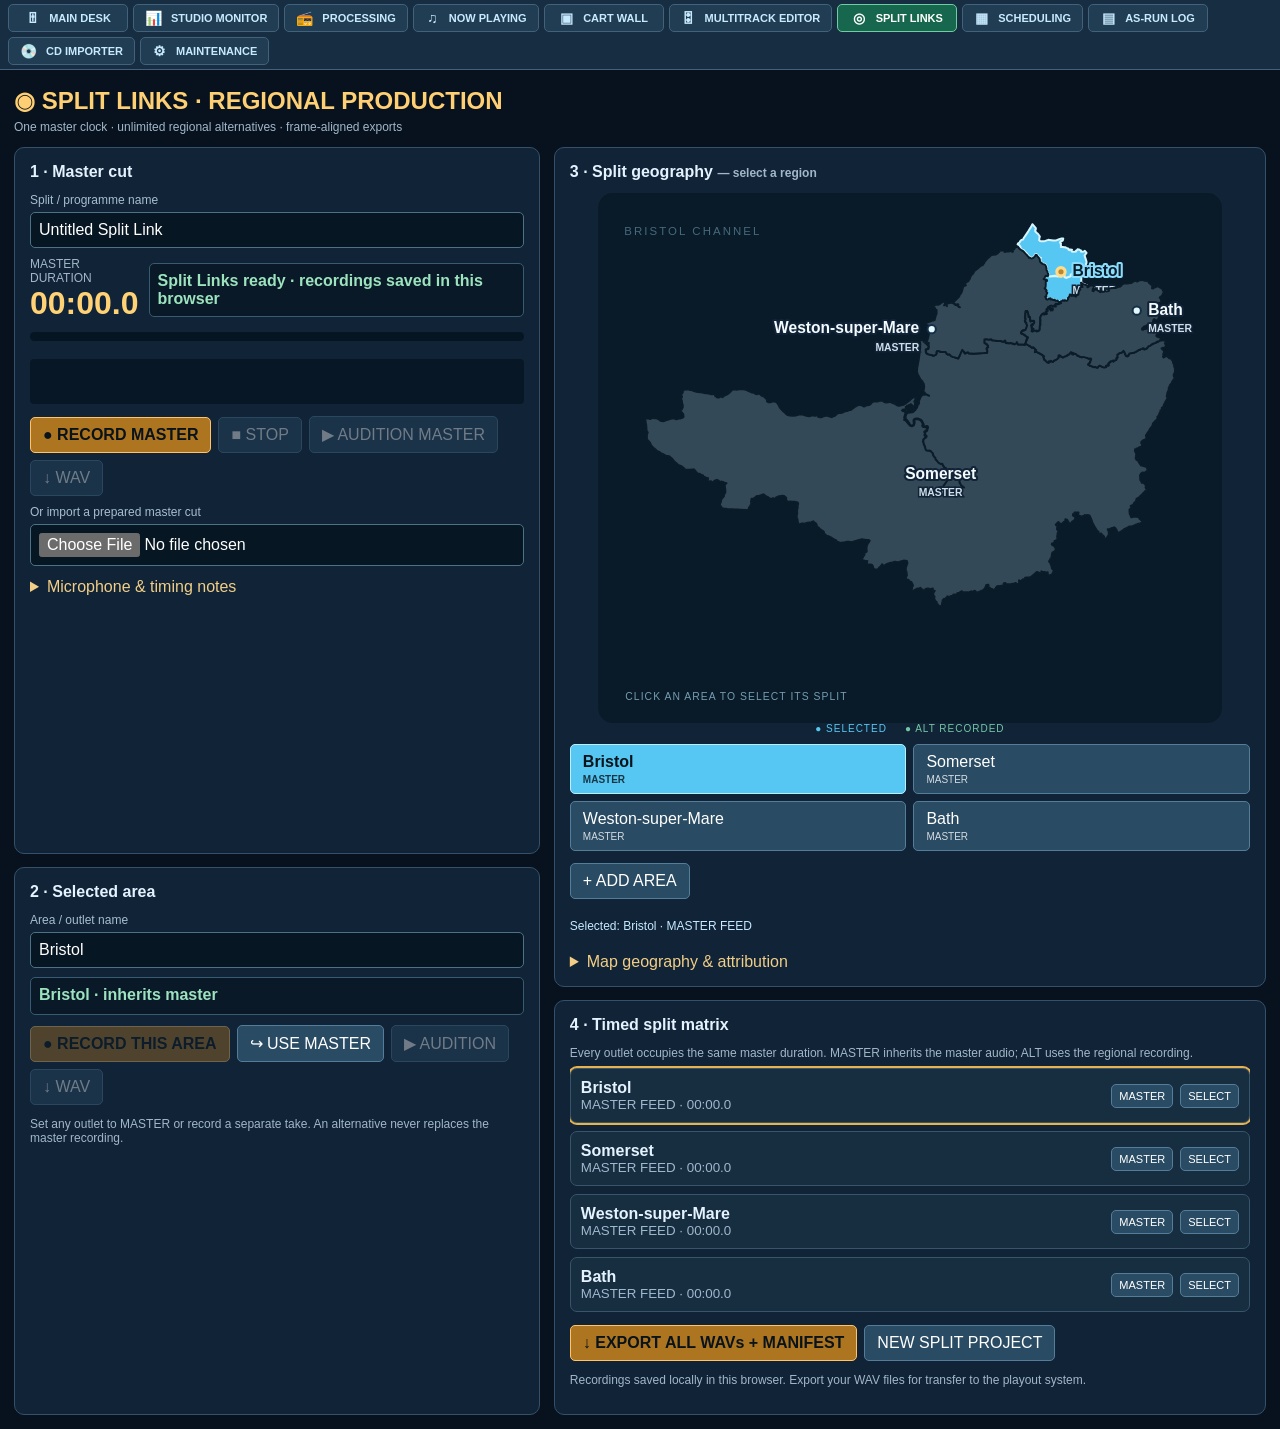
<file: split-links.html>
<!doctype html><html lang="en"><head><meta charset="utf-8"><meta name="viewport" content="width=device-width,initial-scale=1"><title>Bull'sHits · Split Links</title><link rel="stylesheet" href="global-nav.css?v=0.6.57">
<style>
:root{color-scheme:dark;font-family:Segoe UI,Arial,sans-serif;background:#07121e;color:#e4f3ff}*{box-sizing:border-box}body{margin:0}main{padding:14px;max-width:1560px;margin:auto}h1{margin:3px 0 5px;font-size:24px;color:#ffcf73}h2{margin:0 0 12px;font-size:16px}p{color:#b6c9d8}button,input,select{font:inherit}button{background:#294b63;border:1px solid #547d99;color:#fff;border-radius:5px;padding:8px 12px;cursor:pointer}button:hover{background:#376482}button:disabled{opacity:.4;cursor:not-allowed}.primary{background:#ae7520;border-color:#ffc46b;color:#08131b;font-weight:800}.danger{background:#803943}.panel{background:#102337;border:1px solid #355169;border-radius:10px;padding:15px;min-width:0}.layout{display:grid;grid-template-columns:minmax(300px,42%) minmax(400px,1fr);gap:14px;margin-top:13px}.stack{display:grid;gap:13px}.toolbar{display:flex;flex-wrap:wrap;gap:7px;align-items:center}.status{padding:8px;border:1px solid #375b70;background:#0a1928;border-radius:5px;color:#9ce3be;font-weight:700;min-height:38px}.rec{color:#ff858c!important}.bigclock{font-size:32px;font-weight:800;font-variant-numeric:tabular-nums;color:#ffd276}.timing{display:flex;justify-content:space-between;gap:10px;align-items:center}.row{border:1px solid #385569;border-radius:7px;padding:10px;margin-top:8px;display:grid;grid-template-columns:minmax(100px,1fr) auto;gap:6px;align-items:center;background:#172d40}.row.selected{outline:2px solid #e6b350}.row small{display:block;color:#a0b8cc}.row .toolbar button{font-size:11px;padding:5px 7px}.slotName{font-weight:800}.mapwrap{display:grid;grid-template-columns:minmax(220px,1fr) 190px;align-items:center;gap:9px}.mapwrap svg{width:100%;max-height:420px}.region{cursor:pointer}.region circle{fill:#174660;stroke:#72afd0;stroke-width:2}.region text{font-size:12px;fill:white;font-weight:750;pointer-events:none}.region.active circle{fill:#b9872d;stroke:#ffdc8b;stroke-width:3}.region.recorded circle{fill:#197658}.hint{font-size:12px;color:#a2b7c8}.field{display:grid;gap:5px;margin:9px 0}input{background:#061622;border:1px solid #4f7187;border-radius:5px;color:white;padding:8px;min-width:0}label{font-size:12px;color:#a8bed0}#areas{max-height:270px;overflow:auto}.meter{background:#061522;height:9px;border-radius:8px;overflow:hidden;margin:10px 0}.meter>div{height:100%;background:#eab44a;width:0%}#masterWave{width:100%;height:45px;background:#071725;border-radius:4px;margin:8px 0}header .hint{margin-top:4px}details{margin-top:12px}summary{cursor:pointer;color:#f2ce86}@media(max-width:900px){.layout{grid-template-columns:1fr}.mapwrap{grid-template-columns:1fr 140px}}@media(max-width:570px){.mapwrap{grid-template-columns:1fr}.row{grid-template-columns:1fr}} 

/* Regional shapes stay readable on Donkey and on a larger production screen. */
.mapwrap{display:block}.mapwrap svg{display:block;width:100%;max-height:530px}.region path{fill:#344957;stroke:#0b1c29;stroke-width:2;stroke-linejoin:round;transition:fill .15s;vector-effect:non-scaling-stroke;fill-rule:evenodd}.region:hover path{fill:#496c81;stroke:#a7e7ff}.region.recorded path{fill:#226756}.region.active path{fill:#56c7f2;stroke:#d6f5ff;stroke-width:2}.region text{pointer-events:all}.region:focus{outline:none}.region:focus-visible path{stroke:#ffcf73;stroke-width:4}.region .map-label{font:750 15px Segoe UI,Arial;fill:#f4fbff;paint-order:stroke;stroke:#102337;stroke-width:4;stroke-linejoin:round}.region.active .map-label{fill:#061c2b;stroke:#8cddfc}.region .map-dot{fill:#e5f7ff;stroke:#123047;stroke-width:2}.region .map-mode{font-size:10px;fill:#cfdeea;stroke:#102337;stroke-width:3;paint-order:stroke}.map-water{fill:#456a7d;font:11px Segoe UI,Arial;letter-spacing:2px}.map-caption{fill:#759db2;font:10px Segoe UI,Arial;letter-spacing:1px}.region-list{display:grid;grid-template-columns:repeat(2,minmax(0,1fr));gap:7px;margin-top:10px}.region-list button{text-align:left;min-height:48px}.region-list small{display:block;font-size:10px;opacity:.8;margin-top:3px}.region-list .primary{background:#56c7f2;border-color:#b9efff}.map-key{display:flex;gap:18px;justify-content:center;font-size:10px;letter-spacing:1px}.map-key span:first-child{color:#56c7f2}.map-key span:last-child{color:#73c6a5}.map-credit a{color:#8cdfff}#mapSelection{padding:8px 0;color:#c6eaff}
</style></head><body><main>
<header><h1>◉ SPLIT LINKS · REGIONAL PRODUCTION</h1><div class="hint">One master clock · unlimited regional alternatives · frame-aligned exports</div></header>
<div class="layout"><div class="stack">
<section class="panel"><h2>1 · Master cut</h2><div class="field"><label for="linkName">Split / programme name</label><input id="linkName" placeholder="e.g. Friday Drivetime Link 07"></div>
<div class="timing"><div><div class="hint">MASTER DURATION</div><div id="masterTime" class="bigclock">00:00.0</div></div><div id="recStatus" class="status">Microphone idle</div></div>
<div class="meter"><div id="progress"></div></div><canvas id="masterWave"></canvas>
<div class="toolbar"><button id="recordMaster" class="primary">● RECORD MASTER</button><button id="stopRec" disabled>■ STOP</button><button id="listenMaster">▶ AUDITION MASTER</button><button id="exportMaster">↓ WAV</button></div>
<div class="field"><label for="importMaster">Or import a prepared master cut</label><input id="importMaster" type="file" accept="audio/*"></div>
<details><summary>Microphone & timing notes</summary><p>Choose your microphone in the browser permission prompt. Recording a master sets the common slot duration. Regional takes use a three-second pre-roll, stop at the master length and export padded or trimmed to precisely the same sample count.</p></details></section>
<section class="panel"><h2>2 · Selected area</h2><div class="field"><label for="areaName">Area / outlet name</label><input id="areaName" placeholder="Select an area on the map"></div>
<div class="status" id="areaStatus">Select a map area to record a regional alternative.</div>
<div class="toolbar" style="margin-top:10px"><button id="recordArea" class="primary">● RECORD THIS AREA</button><button id="useMaster">↪ USE MASTER</button><button id="listenArea">▶ AUDITION</button><button id="exportArea">↓ WAV</button></div>
<p class="hint">Set any outlet to MASTER or record a separate take. An alternative never replaces the master recording.</p></section>
</div><div class="stack">
<section class="panel"><h2>3 · Split geography <span class="hint">— select a region</span></h2>
<div class="mapwrap"><svg id="splitGeography" viewBox="0 0 600 510" aria-labelledby="splitMapTitle splitMapDesc" role="group">
<title id="splitMapTitle">Bristol, Somerset, Weston-super-Mare and Bath split areas</title><desc id="splitMapDesc">Select a geographic area to record its link or assign the master. Shapes use local-authority outlines as a backdrop, not exact radio coverage boundaries.</desc>
<rect width="600" height="510" rx="14" fill="#091a28"/><text x="25" y="40" class="map-water">BRISTOL CHANNEL</text><g id="mapMarkers"></g>
<text x="26" y="488" class="map-caption">CLICK AN AREA TO SELECT ITS SPLIT</text></svg>
<div><div class="hint map-key"><span>● SELECTED</span><span>● ALT RECORDED</span></div><div id="regionLegend" class="region-list"></div><button id="newArea" style="margin-top:12px">+ ADD AREA</button></div></div>
<p class="hint" id="mapSelection" aria-live="polite"></p><details class="map-credit"><summary>Map geography & attribution</summary><p class="hint">Local-authority outlines provide the geographic backdrop. Weston-super-Mare uses North Somerset; Bath uses Bath & North East Somerset. These are production split selections, not exact transmitter or broadcast coverage boundaries. Other saved outlets remain in the matrix.</p><p class="hint">Source: <a href="https://www.data.gov.uk/dataset/af158609-c1ec-40a6-a8ee-0b0feb698463/local-authority-districts-december-2024-boundaries-uk-bgc" target="_blank" rel="noopener">ONS local-authority boundaries, December 2024</a>. Contains OS data © Crown copyright and database right 2024; ONS data © Crown copyright 2024. <a href="https://www.nationalarchives.gov.uk/doc/open-government-licence/version/3/" target="_blank" rel="noopener">Open Government Licence v3</a>.</p></details>
</section>
<section class="panel"><h2>4 · Timed split matrix</h2><div class="hint">Every outlet occupies the same master duration. MASTER inherits the master audio; ALT uses the regional recording.</div><div id="areas"></div>
<div class="toolbar" style="margin-top:13px"><button id="exportAll" class="primary">↓ EXPORT ALL WAVs + MANIFEST</button><button id="resetProject">NEW SPLIT PROJECT</button></div><p class="hint" id="storageNote">Recordings saved locally in this browser. Export your WAV files for transfer to the playout system.</p></section>
</div></div></main><script src="global-nav.js?v=0.6.57"></script><script src="split-map-data.js?v=0.2.0"></script><script src="split-links.js?v=0.2.0"></script></body></html>
</file>
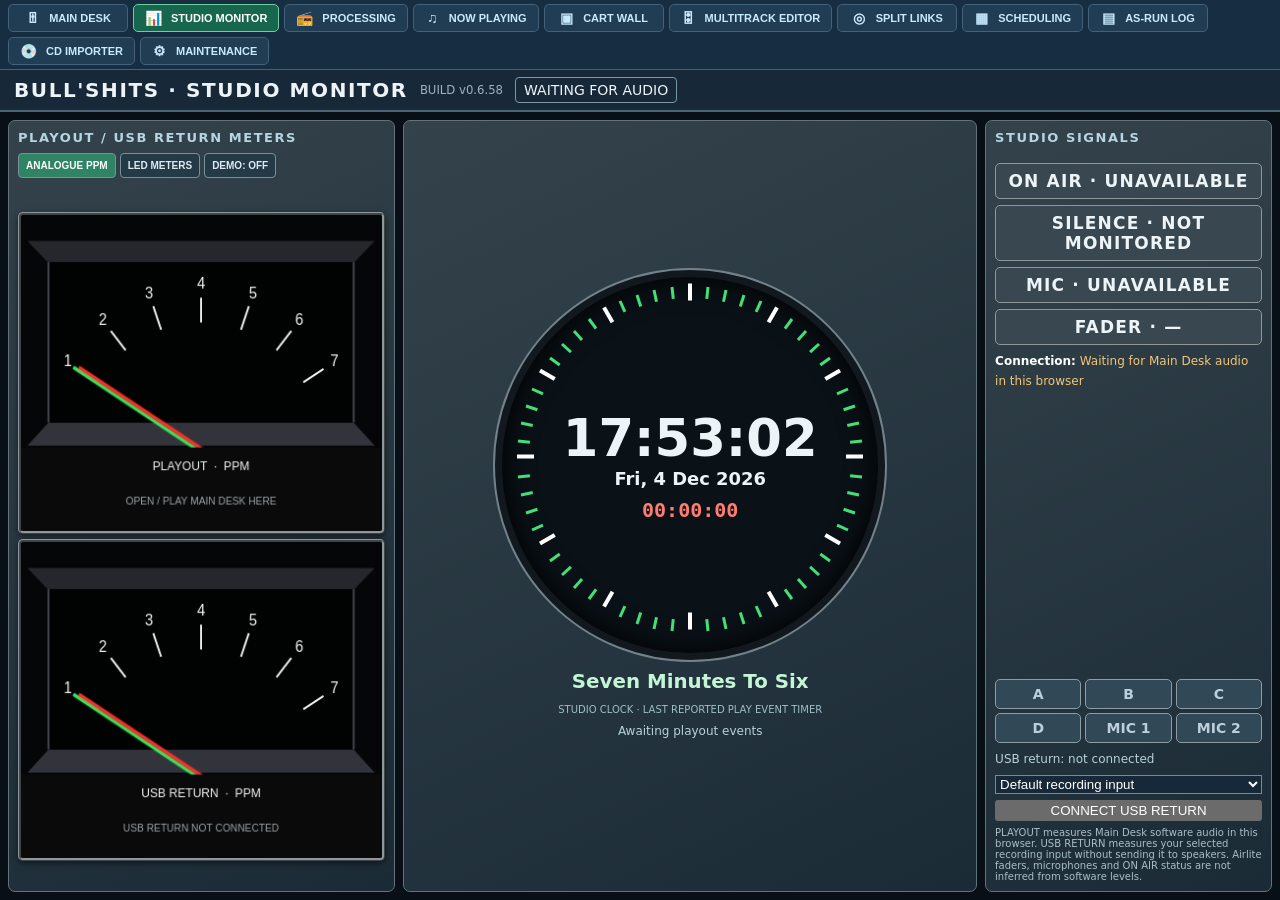
<file: studio-monitor.html>
<!doctype html><html lang="en"><head><meta charset="utf-8"><meta name="viewport" content="width=device-width,initial-scale=1"><title>Bull'sHits · Studio Monitor</title><style>
:root{color-scheme:dark}*{box-sizing:border-box}body{margin:0;background:#080f17;color:#edf4f8;font:14px system-ui,Arial}header{display:flex;gap:20px;align-items:center;background:#172838;border-bottom:2px solid #4c6576;padding:10px 18px;flex-wrap:wrap}header h1{font-size:20px;margin:0;letter-spacing:.08em}a{color:#9ad9ff}header small{color:#9db2bf}.layout{height:calc(100vh - 65px);min-height:420px;padding:12px;display:grid;grid-template-columns:1.35fr 2fr 1fr;gap:12px}.panel{background:linear-gradient(155deg,#34434b,#1b2b36);border:1px solid #63737a;border-radius:7px;padding:15px;min-width:0}.panel h2{margin:0 0 12px;font-size:13px;letter-spacing:.12em;color:#b6d4e1}.meters{display:flex;gap:12px;justify-content:center;height:calc(100% - 50px)}.pair{display:flex;flex-direction:column;align-items:center;gap:6px;flex:1}.bars{display:flex;gap:6px;height:100%;max-height:520px;width:100%;justify-content:center}.track{position:relative;width:min(35%,40px);height:100%;background:#0b131b;border:2px inset #7e929c;border-radius:3px;overflow:hidden}.fill{position:absolute;bottom:0;left:0;right:0;height:0;background:linear-gradient(to top,#22dd68 0%,#2cde62 65%,#e4c342 78%,#f33a38 93%);transition:height .12s}.scale{display:flex;flex-direction:column;justify-content:space-between;color:#c6d6dc;font:11px monospace}.centre{display:flex;flex-direction:column;align-items:center;justify-content:center;gap:10px}.clockFace{width:min(57vh,34vw,460px);height:min(57vh,34vw,460px);min-width:220px;min-height:220px;border:7px solid #12191e;box-shadow:0 0 0 2px #72828a,inset 0 0 30px #000;border-radius:50%;position:relative;background:#0a1117;display:flex;flex-direction:column;align-items:center;justify-content:center}.tick{position:absolute;left:50%;top:50%;width:3px;height:12px;background:#43df79;transform-origin:50% 0}.tick.major{height:17px;width:4px;background:white}.time{font-size:clamp(29px,4vw,64px);font-weight:850;font-variant-numeric:tabular-nums;z-index:1}.date{font-size:clamp(12px,1.4vw,19px);font-weight:700;z-index:1}.elapsed{font:700 20px monospace;color:#ff7d70;margin-top:9px;z-index:1}.mode{font-size:11px;color:#9fbdca;text-align:center}.right{display:flex;flex-direction:column;gap:10px}.signal{padding:10px;border:1px solid #8e989b;border-radius:5px;background:#394850;text-align:center;font-weight:850;letter-spacing:.07em;font-size:clamp(11px,1.4vw,17px)}.signal.on{background:#168244;border-color:#7cf0a3;color:white}.signal.alert{background:#b83231;border-color:#ff9797;color:white}.signal.warn{background:#8c702c;border-color:#d8b75e}.status{font-size:12px;line-height:1.7;color:#b8d0db}.status b{color:#fff}.channels{display:grid;grid-template-columns:repeat(3,1fr);gap:7px;margin-top:auto}.ch{padding:10px 3px;text-align:center;border:1px solid #8c9da6;border-radius:5px;background:#314856;color:#bcd0dc;font-weight:800}.ch.active{background:#116f41;color:white;border-color:#69f4a3}.foot{font-size:11px;color:#a8bec9}.pill{display:inline-block;border:1px solid #7a99a7;padding:4px 8px;border-radius:4px}.source{color:#f3c578}@media(max-width:800px){.layout{grid-template-columns:1fr 2fr;min-height:620px;height:auto}.right{grid-column:1/3;display:grid;grid-template-columns:repeat(3,1fr)}.clockFace{width:34vw;height:34vw}.signal{font-size:12px}.channels{grid-column:1/4}}@media(max-width:480px){.layout{grid-template-columns:1fr}.right{grid-column:1;grid-template-columns:repeat(2,1fr)}.channels{grid-column:1/3}.clockFace{width:75vw;height:75vw}.meters{max-height:300px}}

.meterControls{display:flex;gap:4px;flex-wrap:wrap;margin:-4px 0 8px}.meterControls button{font-size:10px;font-weight:800;padding:6px 7px;border:1px solid #78909a;border-radius:4px;background:#253a47;color:#dcebf3;cursor:pointer}.meterControls button.chosen{background:#2e8463;color:#fff}.analogMeters{display:flex;flex-direction:column;align-items:center;justify-content:space-evenly;gap:7px;height:calc(100% - 62px);min-height:240px;min-width:0}.analogMeters canvas{width:auto;max-width:100%;height:auto;max-height:48%;aspect-ratio:395/329;display:block;border:3px ridge #8e989a;border-radius:5px;background:#030405;box-shadow:inset 0 0 14px #2228,0 2px 6px #0008}.meters[hidden],.analogMeters[hidden]{display:none!important}.meterControls #demoBtn.chosen{background:#a5722c}
/* Fit Studio Monitor to a single 16:9 viewport without vertical scroll */
html,body{width:100%;height:100%;overflow:hidden}body{display:flex;flex-direction:column}header{flex:0 0 auto;min-height:48px;padding:7px 14px;gap:12px}.layout{flex:1 1 auto;height:auto!important;min-height:0!important;overflow:hidden;padding:8px;gap:8px}.layout>.panel{min-height:0;overflow:hidden;padding:9px}.analogMeters{height:calc(100% - 51px)!important;min-height:0!important;gap:5px;justify-content:center}.analogMeters canvas{display:block;flex:0 1 auto;height:min(46%,calc((100vw - 65px)*.3))!important;width:auto!important;max-width:100%!important;min-height:0!important;max-height:46%!important;object-fit:contain}.clockFace{width:min(46vh,32vw,390px)!important;height:min(46vh,32vw,390px)!important;min-width:0!important;min-height:0!important;aspect-ratio:1}.centre{gap:6px}.centre .mode{font-size:10px}.right{gap:6px}.signal{padding:7px}.channels{gap:4px}.ch{padding:6px 2px}.foot{font-size:10px}
@media(max-width:800px){.layout{grid-template-columns:1.2fr 1.8fr 1fr!important}.right{grid-column:auto!important;display:flex!important}.channels{grid-column:auto!important}.clockFace{width:min(40vh,30vw)!important;height:min(40vh,30vw)!important}}
 .spokenTime{font-size:clamp(13px,1.55vw,23px);font-weight:800;text-align:center;color:#c4f6d6;line-height:1.3;max-width:100%;padding:3px 8px;text-transform:capitalize} </style><link rel="stylesheet" href="global-nav.css?v=0.6.57"></head><body><script src="global-nav.js?v=0.6.57" defer></script><header><h1>BULL'SHITS · STUDIO MONITOR</h1><small>BUILD v0.6.58</small><span class="pill" id="mode">LIVE AUDIO METERS</span></header><main class="layout"><section class="panel"><h2>PLAYOUT / USB RETURN METERS</h2><div class="meterControls"><button id="analogBtn" class="chosen">ANALOGUE PPM</button><button id="ledBtn">LED METERS</button><button id="demoBtn">DEMO: OFF</button></div><div id="analogMeters" class="analogMeters"><canvas id="ppmMaster" aria-label="Analogue PPM Master stereo"></canvas><canvas id="ppmCrm" aria-label="Analogue PPM CRM stereo"></canvas></div><div class="meters" id="ledMeters" hidden><div class="pair"><strong>PLAYOUT</strong><div class="bars"><div class="track"><div class="fill" id="ml"></div></div><div class="track"><div class="fill" id="mr"></div></div><div class="scale"><span>0 dBFS</span><span>-10</span><span>-20</span><span>-30</span><span>-40</span><span>-50</span></div></div><small>L / R</small></div><div class="pair"><strong>USB RETURN</strong><div class="bars"><div class="track"><div class="fill" id="cl"></div></div><div class="track"><div class="fill" id="cr"></div></div><div class="scale"><span>0 dBFS</span><span>-10</span><span>-20</span><span>-30</span><span>-40</span><span>-50</span></div></div><small>L / R</small></div></div></section><section class="panel centre"><div class="clockFace" id="clockFace"><div class="time" id="time">--:--:--</div><div class="date" id="date"></div><div class="elapsed" id="elapsed">00:00:00</div></div><div class="spokenTime" id="spokenTime" aria-live="off">Time in words</div><div class="mode">STUDIO CLOCK · LAST REPORTED PLAY EVENT TIMER</div><div class="status" id="now">Awaiting playout events</div></section><section class="panel right"><h2>STUDIO SIGNALS</h2><div class="signal" id="onair">ON AIR · UNAVAILABLE</div><div class="signal" id="silence">SILENCE · NOT MONITORED</div><div class="signal" id="mic">MIC · UNAVAILABLE</div><div class="signal" id="fader">FADER · —</div><div class="status"><b>Connection:</b> <span id="connection" class="source">No Airlite telemetry connected</span></div><div class="channels"><div class="ch" id="fA">A</div><div class="ch" id="fB">B</div><div class="ch" id="fC">C</div><div class="ch" id="fD">D</div><div class="ch">MIC 1</div><div class="ch">MIC 2</div></div><div class="status" id="usbStatus">USB return: not connected</div><select id="usbInput" aria-label="USB return recording input" style="width:100%;background:#172838;color:white"><option value="">Default recording input</option></select><button id="usbConnect">CONNECT USB RETURN</button><div class="foot">PLAYOUT measures Main Desk software audio in this browser. USB RETURN measures your selected recording input without sending it to speakers. Airlite faders, microphones and ON AIR status are not inferred from software levels.</div></section></main><script>
const $=id=>document.getElementById(id),KEY='bullshits-playout-events-v1';let latest=null;
for(let i=0;i<60;i++){const t=document.createElement('i');t.className='tick'+(i%5===0?' major':'');const a=i*6*Math.PI/180,r=46;t.style.left=(50+Math.sin(a)*r)+'%';t.style.top=(50-Math.cos(a)*r)+'%';t.style.transform='translate(-50%,-50%) rotate('+i*6+'deg)';$('clockFace').appendChild(t)}
function read(){let events=[];try{events=JSON.parse(localStorage.getItem(KEY)||'[]')}catch(e){};latest=events.filter(x=>x.kind==='PLAY'||x.kind==='STOP'||x.kind==='ENDED'||x.kind==='FAILED').at(-1)||null;const running=latest?.kind==='PLAY';$('now').textContent=running?'LAST REPORTED: '+(latest.title||'Unknown')+' · FADER '+(latest.fader||'?'):latest?'LAST EVENT: '+latest.kind+(latest.title?' · '+latest.title:''):'Awaiting playout events';$('fader').textContent='FADER · '+(running?(latest.fader||'?'):'—');['A','B','C','D'].forEach(x=>$('f'+x).classList.toggle('active',running&&latest.fader===x));$('onair').textContent='ON AIR · UNAVAILABLE';$('mic').textContent='MIC · UNAVAILABLE';$('silence').textContent='SILENCE · NOT MONITORED'}
const timeWords=['zero','one','two','three','four','five','six','seven','eight','nine','ten','eleven','twelve','thirteen','fourteen','fifteen','sixteen','seventeen','eighteen','nineteen'];function numberWords(n){return n<20?timeWords[n]:n===20?'twenty':n<30?'twenty '+timeWords[n-20]:n===30?'thirty':n<40?'thirty '+timeWords[n-30]:n===40?'forty':n<50?'forty '+timeWords[n-40]:n===50?'fifty':'fifty '+timeWords[n-50]}function spokenClock(d){const m=d.getMinutes(),h=d.getHours()%12||12,next=(d.getHours()+1)%12||12;const hour=n=>timeWords[n];if(m===0)return hour(h)+" o'clock";if(m===15)return 'quarter past '+hour(h);if(m===30)return 'half past '+hour(h);if(m===45)return 'quarter to '+hour(next);if(m<30)return numberWords(m)+(m===1?' minute':' minutes')+' past '+hour(h);return numberWords(60-m)+(60-m===1?' minute':' minutes')+' to '+hour(next)}
function tick(){const d=new Date();$('spokenTime').textContent=spokenClock(d);$('time').textContent=d.toLocaleTimeString('en-GB',{hour12:false});$('date').textContent=d.toLocaleDateString('en-GB',{weekday:'short',day:'numeric',month:'short',year:'numeric'});if(latest?.kind==='PLAY'){const s=Math.max(0,Math.floor((Date.now()-new Date(latest.at).getTime())/1000));$('elapsed').textContent=String(Math.floor(s/3600)).padStart(2,'0')+':'+String(Math.floor(s/60)%60).padStart(2,'0')+':'+String(s%60).padStart(2,'0')}else $('elapsed').textContent='00:00:00'}
window.addEventListener('storage',e=>{if(e.key===KEY)read()});read();tick();setInterval(tick,250);

/* Browser-rendered British-style analogue PPMs. No fabricated live audio levels. */
const ppmCanvases=[$('ppmMaster'),$('ppmCrm')],ppmValues=[0,0,0,0];let ppmDemo=false,ppmLast=performance.now(),ppmView='analogue';
function paintPPM(canvas,left,right,label){
const rect=canvas.getBoundingClientRect(),ratio=Math.min(2,devicePixelRatio||1),w=Math.max(220,Math.round(rect.width*ratio)),h=Math.max(180,Math.round(rect.height*ratio));
if(canvas.width!==w||canvas.height!==h){canvas.width=w;canvas.height=h}
const ctx=canvas.getContext('2d');ctx.setTransform(w/395,0,0,h/329,0,0);ctx.clearRect(0,0,395,329);
ctx.fillStyle='#050607';ctx.fillRect(0,0,395,329);
ctx.fillStyle='#25272c';ctx.beginPath();ctx.moveTo(7,27);ctx.lineTo(387,27);ctx.lineTo(365,49);ctx.lineTo(29,49);ctx.closePath();ctx.fill();
ctx.fillStyle='#33343b';ctx.beginPath();ctx.moveTo(7,240);ctx.lineTo(387,240);ctx.lineTo(364,216);ctx.lineTo(30,216);ctx.closePath();ctx.fill();
ctx.fillStyle='#010202';ctx.fillRect(30,49,334,167);
ctx.strokeStyle='#44484f';ctx.lineWidth=2;ctx.beginPath();ctx.moveTo(30,49);ctx.lineTo(30,216);ctx.moveTo(364,49);ctx.lineTo(364,216);ctx.stroke();
ctx.fillStyle='#f4f5f6';ctx.textAlign='center';ctx.font='16px Arial';
const cx=197,cy=244,rad=158;
for(let n=1;n<=7;n++){const ang=(-58+(n-1)*19.333)*Math.PI/180,s=Math.sin(ang),co=Math.cos(ang);ctx.strokeStyle='#f7f7f7';ctx.lineWidth=2;ctx.beginPath();ctx.moveTo(cx+s*(rad-26),cy-co*(rad-26));ctx.lineTo(cx+s*rad,cy-co*rad);ctx.stroke();ctx.fillText(n,cx+s*(rad+14),cy-co*(rad+14)+5)}
function needle(v,color,dx){const angle=(-58+Math.max(0,Math.min(1,v))*116)*Math.PI/180;ctx.strokeStyle=color;ctx.lineWidth=3;ctx.shadowColor=color;ctx.shadowBlur=2;ctx.beginPath();ctx.moveTo(cx+dx,cy+1);ctx.lineTo(cx+dx+Math.sin(angle)*161,cy-Math.cos(angle)*161);ctx.stroke();ctx.shadowBlur=0}
needle(left,'#36e75c',-3);needle(right,'#f3332c',3);
ctx.fillStyle='#0a0a0a';ctx.fillRect(0,242,395,87);ctx.fillStyle='#f4f4f4';ctx.font='13px Arial';ctx.fillText(label+'  ·  PPM',197,266);
ctx.font='11px Arial';ctx.fillStyle=ppmDemo?'#e5b971':'#9da5aa';ctx.fillText(ppmDemo?'DEMO · NOT LIVE':window.bullMonitorCaption?.(label)||'WAITING FOR SOURCE',197,301);
}
function ppmFrame(now){const dt=Math.min(.1,(now-ppmLast)/1000);ppmLast=now;for(let i=0;i<4;i++){const target=ppmDemo?Math.max(0,Math.min(1,.44+.29*Math.sin(now*.0016+i*.9)+.12*Math.sin(now*.007+i*2))):Math.max(0,Math.min(1,((window.bullMonitorLevels?.()[i]??-100)+32)/28));const tau=target>ppmValues[i]?.055:.75;ppmValues[i]+=(target-ppmValues[i])*(1-Math.exp(-dt/tau))}if(ppmView==='analogue'){paintPPM(ppmCanvases[0],ppmValues[0],ppmValues[1],'PLAYOUT');paintPPM(ppmCanvases[1],ppmValues[2],ppmValues[3],'USB RETURN')}else{['ml','mr','cl','cr'].forEach((id,i)=>$(id).style.height=(ppmDemo?ppmValues[i]*100:Math.max(0,Math.min(100,((window.bullMonitorLevels?.()[i]??-100)+50)/50*100)))+'%')}requestAnimationFrame(ppmFrame)}
$('analogBtn').onclick=()=>{ppmView='analogue';$('analogMeters').hidden=false;$('ledMeters').hidden=true;$('analogBtn').classList.add('chosen');$('ledBtn').classList.remove('chosen')};
$('ledBtn').onclick=()=>{ppmView='led';$('analogMeters').hidden=true;$('ledMeters').hidden=false;$('ledBtn').classList.add('chosen');$('analogBtn').classList.remove('chosen')};
$('demoBtn').onclick=()=>{ppmDemo=!ppmDemo;$('demoBtn').textContent='DEMO: '+(ppmDemo?'ON':'OFF');$('demoBtn').classList.toggle('chosen',ppmDemo)};
requestAnimationFrame(ppmFrame);
</script><script src="studio-meter-input.js?v=0.6.58"></script></body></html>
</file>
<file: styles.css>
:root{--bg:#050b13;--p:#0c1928;--line:#29415a;--txt:#eef5fb;--mut:#9eb1c4;--blue:#1687ff;--green:#16c767;--red:#ef4141;--amber:#ffb020;--purple:#9360dc}*{box-sizing:border-box}html,body{margin:0;height:100%;background:var(--bg);color:var(--txt);font-family:Segoe UI,Arial,sans-serif}body{overflow:hidden}button,input,select{font:inherit}.app{height:100vh;padding:8px;display:grid;grid-template-rows:74px 1fr 62px;gap:8px}.panel{background:linear-gradient(180deg,#0d1b2b,#091522);border:1px solid var(--line);border-radius:10px}.top{display:grid;grid-template-columns:1.1fr .8fr 1fr;gap:8px}.brand,.clock,.back{padding:10px 14px;display:flex;align-items:center}.brand{display:block}.brand h1{margin:2px 0;font-size:23px}.brand b{color:#ff4b4b}.brand span{font-size:11px;color:var(--mut)}.brand small{color:var(--mut);letter-spacing:1px}.clock{justify-content:center;gap:16px}.clock strong{font-size:34px}.clock em{font-style:normal;background:linear-gradient(#ff4b4b,#b60000);padding:9px 13px;border-radius:6px;font-weight:900}.clock div{font-size:10px;color:var(--mut)}.back{display:grid;grid-template-columns:1fr auto;grid-template-rows:auto auto}.back small{grid-column:1/3}.back strong{font-size:28px}.back span{align-self:end;color:var(--mut);font-size:11px}main{display:grid;grid-template-columns:minmax(0,1fr) 340px;gap:8px;min-height:0}.left{display:grid;grid-template-rows:170px 1fr 150px;gap:8px;min-height:0}.decks{display:grid;grid-template-columns:1.5fr 1fr;gap:8px}.deck{padding:12px}.deckhead{display:flex;justify-content:space-between}.now,.next{padding:4px 8px;border-radius:4px;font-size:11px}.now{background:var(--red)}.next{background:var(--blue)}.deck h2{font-size:23px;margin:8px 0 2px}.deck p{margin:0;color:#d5dfeb}.deck canvas{width:100%;height:58px;margin-top:9px;background:#07111e;border:1px solid #334b63;border-radius:4px}.meta{display:flex;justify-content:space-between;color:var(--mut);font-size:11px}.scheduleBox{overflow:hidden;display:grid;grid-template-rows:auto auto 1fr}.toolbar{padding:7px;display:grid;grid-template-columns:auto auto auto auto auto 1fr auto;gap:6px;border-bottom:1px solid var(--line)}button,.import,select{background:#162b40;color:white;border:1px solid #36516d;border-radius:6px;padding:7px 9px;cursor:pointer}.toolbar button:first-child,.go,.import{background:#116dc9}.headers,.row{display:grid;grid-template-columns:34px 78px 72px 1.6fr 64px 60px 64px 82px;align-items:center}.headers{font-size:10px;color:#aabac9;background:#102239;font-weight:800}.headers div,.row div{padding:7px}.scheduleBox>div:last-child{overflow:auto}.row{font-size:12px;border-bottom:1px solid #20364a;min-height:46px;cursor:grab}.row.selected{outline:2px solid var(--blue);outline-offset:-2px}.row.playing{background:linear-gradient(90deg,#138949,#087457)}.row.auto{border-left:5px solid var(--green)}.row.manual{border-left:5px solid var(--purple)}.row.soft{border-left:5px solid var(--amber)}.row.hard{border-left:5px solid var(--red)}.pill{padding:3px 5px;border-radius:4px;font-size:9px;font-weight:900}.pill.auto{background:var(--green)}.pill.manual{background:var(--purple)}.pill.soft{background:var(--amber);color:#111}.pill.hard{background:var(--red)}.cartbox{padding:9px}.cartbox h3,.library h3,.editor h3{margin:0 0 8px;font-size:12px}.cartbox>div{display:grid;grid-template-columns:repeat(8,1fr);gap:6px}.cart{min-height:52px;font-size:10px;font-weight:800;border:0}.cart:nth-child(6n+1){background:#cb3b3b}.cart:nth-child(6n+2){background:#2466be}.cart:nth-child(6n+3){background:#d4831a}.cart:nth-child(6n+4){background:#209c58}.cart:nth-child(6n+5){background:#7c4dc2}.cart:nth-child(6n){background:#4a5c70}aside{display:grid;grid-template-rows:1fr 330px;gap:8px;min-height:0}.library,.editor{padding:10px;overflow:hidden}.library input,.editor input,.editor select{width:100%;background:#07131f;color:white;border:1px solid #30495f;border-radius:5px;padding:8px}.library{display:grid;grid-template-rows:auto auto auto 1fr;gap:7px}.library .import{text-align:center}.library>div:last-child{overflow:auto}.librow{display:grid;grid-template-columns:1fr 54px 30px;gap:5px;padding:7px;border-bottom:1px solid #20364a;font-size:11px}.librow small{color:var(--mut)}.editor{overflow:auto}.editor label{display:block;color:var(--mut);font-size:10px;margin-bottom:8px}.two{display:grid;grid-template-columns:1fr 1fr;gap:7px}footer{display:flex;justify-content:space-between;align-items:center;padding:8px 12px}footer button{min-width:100px;font-weight:800}.go{min-width:145px}#toast{position:fixed;right:18px;bottom:74px;background:#102338;border:1px solid #36516d;padding:10px 14px;border-radius:7px;opacity:0;transition:.2s}#toast.show{opacity:1}@media(max-width:1150px){main{grid-template-columns:1fr 300px}.headers,.row{grid-template-columns:30px 70px 64px 1.4fr 58px 54px 58px 74px}.cartbox>div{grid-template-columns:repeat(6,1fr)}}
.cartHead{display:flex;justify-content:space-between;align-items:center;margin-bottom:8px}.cartHead h3{margin:0}.cartBanks{display:flex;gap:5px}.bank{font-size:9px;padding:5px 7px}.bank.active{background:var(--blue)}
.cart{position:relative;overflow:hidden}.cart.playing{outline:3px solid #fff8;box-shadow:0 0 18px #fff2}.cart .cartName{display:block;white-space:nowrap;overflow:hidden;text-overflow:ellipsis}.cart .cartTime{display:block;font-size:10px;margin-top:4px;opacity:.9}.cart .cartState{position:absolute;top:3px;right:4px;font-size:8px;font-weight:900}
.librow[draggable="true"]{cursor:grab}.cart.dragover{outline:3px dashed white}
.modal{position:fixed;inset:0;background:#0009;display:grid;place-items:center;z-index:20}.modal.hidden{display:none}.modalCard{width:320px;background:#0d1b2b;border:1px solid #36516d;border-radius:10px;padding:16px;box-shadow:0 20px 50px #0008}.modalCard h3{margin-top:0}.modalCard label{display:block;font-size:11px;color:var(--mut);margin:10px 0}.modalCard input[type="text"],.modalCard input:not([type]){width:100%;background:#07131f;border:1px solid #30495f;color:white;border-radius:5px;padding:8px}.modalActions{display:flex;justify-content:flex-end;gap:6px;margin-top:14px}

.rightPane{display:grid;grid-template-rows:1fr 260px 330px;gap:8px;min-height:0}
.spotify{padding:10px;overflow:hidden}.spotifyHead{display:flex;justify-content:space-between;align-items:center}.spotifyHead h3{margin:0;font-size:12px}.spotifyHead button{background:#1db954;border-color:#1db954;color:#06110a;font-weight:800}.spotifySearch{display:grid;grid-template-columns:1fr auto;gap:6px;margin:8px 0}.spotifySearch input{width:100%;background:#07131f;color:white;border:1px solid #30495f;border-radius:5px;padding:8px}.spotifyStatus{font-size:10px;color:var(--mut);margin-bottom:7px}.spotifyResults{height:calc(100% - 74px);overflow:auto}.spotifyRow{display:grid;grid-template-columns:42px 1fr auto;gap:8px;align-items:center;padding:7px;border-bottom:1px solid #20364a}.spotifyRow img{width:42px;height:42px;object-fit:cover;border-radius:4px}.spotifyMeta b{display:block;font-size:11px}.spotifyMeta small{color:var(--mut);font-size:10px}.spotifyActions{display:flex;flex-direction:column;gap:4px}.spotifyActions button,.spotifyActions a{font-size:9px;padding:4px 6px;border-radius:4px;text-decoration:none;text-align:center}.spotifyActions a{background:#1db954;color:#06110a;font-weight:800}.spotifyActions button{background:#17304a;color:white;border:1px solid #36516d}

.spotifyRow[draggable="true"]{cursor:grab}.spotifyRow[draggable="true"]:active{cursor:grabbing}.spotifyMeta em{display:block;margin-top:4px;font-size:9px;font-style:normal;color:#67b8ff;text-transform:uppercase;letter-spacing:.05em}

.spotifyListenCard{width:min(520px,92vw);max-width:92vw}.spotifyListenHead{display:flex;justify-content:space-between;align-items:center;gap:12px}.spotifyListenHead h3{margin:0}.spotifyListenCard p{font-size:12px;color:#a6b7c9;line-height:1.5}.spotifyListenCard iframe{border:0;border-radius:12px;display:block}.spotifyListen{background:#1db954!important;color:#06110a!important;font-weight:800}#spotifyListenSelected{width:100%;margin-bottom:6px;background:#17304a;border:1px solid #36516d;color:white;padding:6px;font-size:11px}.spotifyResults{height:calc(100% - 110px)}.audioFlag{font-size:10px;color:#f7b267}

.devVersion{display:inline-block;margin-left:10px;color:#ffd166;font-size:11px;font-weight:800;letter-spacing:.08em}

/* Fader C hotbox v0.5.2 */
.left{grid-template-rows:170px minmax(120px,1fr) 104px 150px}
.hotbox{padding:9px 12px;min-height:0;border-color:#357e9b}
.hotHeader{display:flex;align-items:center;justify-content:space-between;margin-bottom:8px}
.hotHeader h3{font-size:12px;margin:0;color:#6fd3ff}.hotHeader span{font-size:10px;color:#9eb1c4}
.hotBody{display:flex;justify-content:space-between;align-items:center;gap:12px}
.hotInfo{display:flex;flex-direction:column;min-width:0;gap:5px}.hotInfo strong{overflow:hidden;text-overflow:ellipsis;white-space:nowrap;font-size:15px}.hotInfo small{color:#9eb1c4;font-size:11px}
.hotButtons{display:flex;gap:6px;flex-shrink:0}.hotButtons button{font-size:11px;font-weight:700}.hotButtons #hotPlay{background:#176b9d}
.hotbox.hotOver{outline:3px dashed #6fd3ff;outline-offset:-5px;background:#123c55}.hotbox.hotPlaying{border-color:#16c767;box-shadow:inset 4px 0 #16c767}
.hotButtons button:disabled{opacity:.45;cursor:not-allowed}
.routingNote{font-size:9px;color:#9eb1c4;margin-top:5px}
@media(max-width:800px){.hotBody{align-items:flex-start;flex-direction:column;gap:5px}.left{grid-template-rows:170px minmax(120px,1fr) 125px 150px}}

/* Stereo software master meter v0.5.3 */
.top{grid-template-columns:1.05fr .7fr 1.55fr}
.back{display:flex;align-items:center;gap:10px;min-width:0;padding:5px 9px}
.backTiming{display:flex;flex-direction:column;min-width:105px;gap:1px}
.backTiming small{font-size:9px;color:#a7bbcf}
.backTiming strong{font-size:22px;line-height:1}
.backTiming span{font-size:9px;color:#a7bbcf}
.meterBox{flex:1;min-width:0;display:flex;flex-direction:column;gap:0}
.meterTitle{display:flex;justify-content:space-between;font-size:9px;font-weight:800;color:#8fe4bb;letter-spacing:.06em}
.meterTitle span{color:#9eb1c4}
#masterMeter{display:block;width:100%;height:42px}
#meterStatus{font-size:8px;color:#9eb1c4;white-space:nowrap;overflow:hidden;text-overflow:ellipsis}
@media(max-width:1100px){.backTiming{display:none}.top{grid-template-columns:1fr .8fr 1.2fr}}

/* v0.5.4 - Sonifex-inspired cartridge faceplates */
#cartCounterMode{background:#243644;border:1px solid #667987;color:#ffd28a;font-size:10px;padding:5px 8px;border-radius:4px}
#carts .cart{position:relative;min-height:58px;overflow:hidden;background:linear-gradient(160deg,#525d64,#252f35)!important;border:1px solid #81909a;border-bottom:3px solid #111b21;border-radius:4px;box-shadow:inset 0 1px #b6c0c5,0 2px 5px #0008;padding:4px 6px;display:grid;grid-template-columns:minmax(0,1fr) auto 23px;grid-template-rows:12px 1fr 12px;gap:1px 5px;text-align:left}
#carts .cartMachine{grid-column:1/4;grid-row:1;color:#e4e9ec;font-size:9px;letter-spacing:.12em;font-weight:900}
#carts .cartMachine i{font-size:8px;font-style:normal;color:#b7c6cf;font-weight:400}
#carts .cartName{grid-column:1;grid-row:2;background:#a72f2b;color:#fff6dd;border:1px solid #5e1e1e;padding:4px 5px;font-size:10px;white-space:nowrap;overflow:hidden;text-overflow:ellipsis;align-self:center}
#carts .cartTime{grid-column:2;grid-row:2;background:#140b07;color:#ffbd62;text-shadow:0 0 7px #f60;border:1px inset #66717b;font-family:Consolas,monospace;font-size:14px;letter-spacing:.04em;font-weight:800;padding:4px;align-self:center}
#carts .cartState{grid-column:1/3;grid-row:3;font-size:8px;letter-spacing:.08em;color:#c1d0d7;align-self:center}
#carts .cartLamp{grid-column:3;grid-row:2/4;align-self:center;justify-self:center;border:1px solid #5ecb7d;background:#17662d;color:#9fffba;padding:6px 3px;border-radius:3px;box-shadow:0 0 7px #008b3b;font-size:12px}
#carts .cart.playing .cartLamp{background:#23d85b;color:white;box-shadow:0 0 14px #00f85d}
#carts .cart.playing .cartState{color:#83ffac}
#carts .cart.dragover{outline:2px dashed #ffd77c}

/* Three-way voice tracking editor v0.5.5 */
.vtOverlay:not([hidden]){position:fixed;inset:0;z-index:500;background:#020810e8;display:flex;align-items:center;justify-content:center;padding:16px}
.vtCard{width:min(850px,96vw);max-height:90vh;overflow:auto;border:1px solid #507293;background:#0c1a2a;border-radius:12px;padding:18px;box-shadow:0 20px 70px #000b}
.vtCard header{display:flex;justify-content:space-between;align-items:center;gap:12px}
.vtCard h2{font-size:17px;margin:0;color:#e5f3ff}
.vtCard p{font-size:12px;color:#aebfd1}
.vtTracks{display:grid;gap:9px;margin:18px 0}
.vtTrack{display:flex;align-items:center;gap:15px;border:1px solid #2f4b62;padding:14px;border-radius:6px;background:#102337;min-width:0}
.vtTrack b{width:82px;flex-shrink:0;font-size:12px}
.vtTrack span{white-space:nowrap;overflow:hidden;text-overflow:ellipsis}
.vtOut{border-left:5px solid #22b18a}.vtMic{border-left:5px solid #eaa54d}.vtIn{border-left:5px solid #459cff}
.vtFields{display:grid;grid-template-columns:repeat(3,minmax(0,1fr));gap:10px}
.vtFields label{font-size:11px;color:#aebfd1}.vtFields input{width:100%;margin-top:5px;padding:9px;background:#07121f;color:#fff;border:1px solid #47617a;border-radius:4px}
.vtActions{display:flex;flex-wrap:wrap;gap:9px;margin-top:17px}.vtActions button{padding:10px 13px}
#vtRecord{background:#a52a35;color:white}#vtSave{background:#168352;color:white}
#vtMessage{font-size:12px;color:#c1d5e7;margin-top:14px}
@media(max-width:700px){.vtFields{grid-template-columns:1fr}.vtCard{padding:12px}}

/* v0.5.6: three full-width Sonifex cartridges or hotkey grid */
#cartViewTabs{display:flex;gap:5px}
#cartViewTabs button{font-size:10px;border:1px solid #526b7e;background:#172838;color:#c5d7e4;padding:5px 9px;border-radius:4px}
#cartViewTabs button.active{background:#a4352f;color:#fff4e2;border-color:#d37b64}
#carts.machineView{display:grid;grid-template-columns:1fr;gap:8px}
#carts.machineView .cart{min-height:85px;grid-template-columns:minmax(0,1fr) 110px 48px;grid-template-rows:17px 1fr 16px;padding:8px 13px;gap:3px 12px}
#carts.machineView .cartMachine{font-size:12px}
#carts.machineView .cartName{font-size:15px;padding:9px 12px}
#carts.machineView .cartTime{font-size:21px;text-align:center}
#carts.machineView .cartLamp{font-size:20px;padding:11px 9px}
#carts.machineView .cartState{font-size:10px}
#carts.hotkeyView{display:grid;grid-template-columns:repeat(4,minmax(0,1fr));gap:5px}
#carts.hotkeyView .cart{min-height:58px}
@media(max-width:650px){#carts.machineView .cart{grid-template-columns:minmax(0,1fr) 77px 30px;gap:3px 5px;padding:6px}#carts.machineView .cartTime{font-size:15px}#carts.machineView .cartName{font-size:11px}#carts.hotkeyView{grid-template-columns:repeat(2,minmax(0,1fr))}}

#loadDemoLibrary{display:block;width:100%;margin:7px 0 10px;background:#186a4c;color:#fff;border:1px solid #39ac79;border-radius:5px;padding:10px;font-size:12px;font-weight:800;letter-spacing:.04em;cursor:pointer}
#loadDemoLibrary:disabled{opacity:.7}

/* v0.5.8 compact landscape cart-machine artwork: fixed single-row 16:9 layout */
#carts.machineView{display:grid!important;grid-template-columns:repeat(3,minmax(0,1fr))!important;gap:7px!important}
#carts.machineView .cart{box-sizing:border-box;min-width:0;min-height:105px!important;height:105px!important;display:grid!important;grid-template-columns:minmax(0,1fr) 64px 24px!important;grid-template-rows:15px minmax(0,1fr) 14px!important;gap:3px 5px!important;padding:8px!important;border:2px solid #82909b!important;border-bottom:5px solid #151b20!important;border-radius:5px!important;background:linear-gradient(175deg,#aeb7bb 0%,#626d72 15%,#3e494f 53%,#7d888c 100%)!important;box-shadow:inset 0 2px #d8e1e2,inset 0 -3px #2a3235,0 3px 7px #0008!important}
#carts.machineView .cartMachine{grid-column:1/4;grid-row:1;color:#10191e!important;font-size:10px!important;letter-spacing:.13em;text-shadow:0 1px #d7e0e3}
#carts.machineView .cartMachine i{color:#1e313b!important;font-weight:700}
#carts.machineView .cartName{grid-column:1;grid-row:2;align-self:stretch;display:flex;align-items:center;min-width:0;font-size:12px!important;font-weight:800;background:linear-gradient(#be3c33,#7e1e20)!important;border:2px inset #502021!important;color:#fff0d8!important;padding:6px!important;box-shadow:inset 0 1px #e47566}
#carts.machineView .cartTime{grid-column:2;grid-row:2;align-self:center;font-size:15px!important;letter-spacing:-.04em!important;text-align:center;padding:7px 2px!important;border:2px inset #172126!important;background:#1c1109!important;color:#ffb852!important}
#carts.machineView .cartLamp{grid-column:3;grid-row:2;justify-self:stretch;align-self:stretch;display:flex;align-items:center;justify-content:center;font-size:12px!important;padding:0!important;border-radius:3px!important}
#carts.machineView .cartState{grid-column:1/4;grid-row:3;font-size:9px!important;color:#edf4f3!important;text-shadow:0 1px #172126;letter-spacing:.12em}
#carts.hotkeyView{min-height:105px}
@media(max-width:650px){#carts.machineView{gap:3px!important}#carts.machineView .cart{height:92px!important;min-height:92px!important;padding:4px!important;grid-template-columns:minmax(0,1fr) 37px 17px!important;gap:2px!important}#carts.machineView .cartMachine{font-size:7px!important;letter-spacing:0!important}#carts.machineView .cartMachine i{display:none}#carts.machineView .cartName{font-size:9px!important;padding:2px!important}#carts.machineView .cartTime{font-size:9px!important;padding:3px 0!important}#carts.machineView .cartState{font-size:7px!important}#carts.machineView .cartLamp{font-size:9px!important}}

/* v0.6.4: navigation is outside the fixed-height playout grid; keep Sonifex row visible */
.bullNav{height:32px;min-height:32px;box-sizing:border-box;white-space:nowrap;overflow-x:auto;overflow-y:hidden;display:flex;align-items:center;gap:12px!important;padding:5px 12px!important}
.app{height:calc(100vh - 32px)!important;min-height:0}
.cartbox{min-height:0;overflow:hidden}
.cartbox>.cartHead{display:flex;flex-wrap:wrap;gap:5px 8px;align-items:center;grid-template-columns:none}
.cartbox>#carts.machineView{display:grid!important;grid-template-columns:repeat(3,minmax(0,1fr))!important}
.cartbox .routingNote{font-size:10px}

/* v0.6.6 Sonifex micro HS-inspired front panel, fitted 3 across */
#carts.machineView .cart.sonifexFace{position:relative!important;box-sizing:border-box!important;display:grid!important;grid-template-columns:minmax(0,1fr) 40px 40px!important;grid-template-rows:35px 32px 17px!important;gap:3px 6px!important;height:104px!important;min-height:104px!important;padding:5px 7px!important;border:2px solid #89918c!important;border-bottom:4px solid #303838!important;border-radius:2px!important;background:linear-gradient(120deg,#d3d5cb,#9ba29c 50%,#d6d9d1)!important;color:#151a1b!important;box-shadow:inset 0 1px #fff,0 2px 5px #0008!important;overflow:hidden}
.sonifexFace .sfSlot{grid-column:1;grid-row:1;background:linear-gradient(#070c0e,#20292b 35%,#05090a 75%);border:3px ridge #777f7e;box-shadow:inset 0 0 9px #000;position:relative;overflow:hidden}
.sonifexFace .sfMechanism{position:absolute;top:1px;left:12px;color:#6e7778;font-size:12px;letter-spacing:4px;text-shadow:0 1px #d4e0dc}
.sonifexFace .sfTape{position:absolute;bottom:4px;left:14%;width:72%;height:4px;background:linear-gradient(90deg,#191d1d,#5e6968,#191d1d)}
.sonifexFace .sfLogo{grid-column:1;grid-row:2;background:linear-gradient(#f2f2e8,#b8beb8);border:2px inset #8c9490;display:flex;flex-direction:column;align-items:center;justify-content:center;min-width:0}
.sonifexFace .sfLogo strong{font:bold clamp(10px,1.3vw,18px) Arial,sans-serif;letter-spacing:.07em;color:#111}
.sonifexFace .sfLogo small{font:bold 7px Arial;color:#353c3c;white-space:nowrap}
.sonifexFace .sfStop,.sonifexFace .sfPlay,.sonifexFace .sfFast{display:flex;flex-direction:column;align-items:center;justify-content:center;gap:2px;cursor:pointer}
.sonifexFace .sfStop{grid-column:2;grid-row:1}.sonifexFace .sfPlay{grid-column:3;grid-row:1}.sonifexFace .sfFast{grid-column:3;grid-row:2}
.sonifexFace .sfStop small,.sonifexFace .sfPlay small,.sonifexFace .sfFast small,.sonifexFace .sfTime small{font:700 8px Arial;color:#32393b;letter-spacing:.08em}
.sonifexFace .sfStop span,.sonifexFace .sfPlay span,.sonifexFace .sfFast span{display:flex;align-items:center;justify-content:center;width:32px;height:24px;border:3px outset #6b7471;box-shadow:0 1px 2px #0008;font-size:12px;color:#07110e}
.sonifexFace .sfStop span{background:linear-gradient(#ff5550,#b30000)}.sonifexFace .sfPlay span{background:linear-gradient(#57f5a0,#008847)}.sonifexFace .sfFast span{background:linear-gradient(#fff977,#d1b900);font-size:9px}
.sonifexFace.playing .sfPlay span{box-shadow:0 0 9px #0f5,0 1px 2px #0008}
.sonifexFace .sfTime{grid-column:2;grid-row:2;display:flex;flex-direction:column;align-items:center;justify-content:center;gap:2px;min-width:0}
.sonifexFace .sfTime .cartTime{display:block!important;background:#151b1b!important;border:2px inset #66726d!important;color:#ffcb64!important;font:bold 11px Consolas,monospace!important;padding:4px 1px!important;width:100%;text-align:center!important;letter-spacing:-.06em!important}
.sonifexFace .sfTitle{grid-column:1/3;grid-row:3;white-space:nowrap;overflow:hidden;text-overflow:ellipsis;font:700 10px Arial;color:#1a2524}
.sonifexFace .sfStatus{grid-column:3;grid-row:3;font:800 8px Arial;text-align:center;color:#33433e}
.sonifexFace.playing .sfStatus{color:#08763e}
@media(max-width:850px){#carts.machineView .cart.sonifexFace{grid-template-columns:minmax(0,1fr) 30px 30px!important;gap:2px!important;padding:4px!important}.sonifexFace .sfStop span,.sonifexFace .sfPlay span,.sonifexFace .sfFast span{width:25px}.sonifexFace .sfLogo strong{font-size:10px}.sonifexFace .sfTime .cartTime{font-size:9px!important}}

/* v0.6.7 translucent blue Sonifex cart inserts */
.sonifexFace .sfCassette{display:none;position:absolute;inset:2px 5px 2px 5px;z-index:2;border:1px solid #82d7f5;border-bottom:3px solid #145d96;border-radius:3px;background:linear-gradient(165deg,#6fd8ffdd 0%,#136ebbc9 25%,#074c9fdf 70%,#04356dcf 100%);box-shadow:inset 0 1px 2px #c1f5ff,0 1px 5px #000b;overflow:hidden}
.sonifexFace.loaded .sfCassette{display:block}
.sonifexFace .sfCassette:before,.sonifexFace .sfCassette:after{content:'';position:absolute;width:16px;height:16px;top:5px;border:2px solid #b7e8ff66;border-radius:50%;background:radial-gradient(circle,#092f62 0 3px,#5db3df99 4px 5px,#154b87 6px 8px);opacity:.8}
.sonifexFace .sfCassette:before{left:10%}.sonifexFace .sfCassette:after{right:10%}
.sonifexFace .sfCassetteLabel{position:absolute;z-index:3;left:4%;right:4%;top:2px;min-height:16px;padding:2px 3px;background:linear-gradient(#d8f1ff,#9bc9e6);color:#07325c;border:1px solid #d7f4ff;font:bold 10px Consolas,monospace;letter-spacing:.03em;text-align:center;white-space:nowrap;overflow:hidden;text-overflow:ellipsis;box-shadow:0 1px 2px #001a38}
.sonifexFace .sfCassetteReel{position:absolute;bottom:-4px;left:48%;font-size:18px;color:#a1dafa66}
.sonifexFace.playing .sfCassette{box-shadow:inset 0 1px 2px #c1f5ff,0 0 7px #28c7ff99}

/* v0.6.10 closer photo-faithful Sonifex micro HS faceplate */
#carts.machineView .cart.sonifexFace{background:repeating-linear-gradient(0deg,#b9bcb5 0px,#d8d9d2 1px,#b7bbb5 2px,#c4c8c1 3px)!important;border:2px solid #777d79!important;border-top-color:#e6e7df!important;border-bottom:4px solid #6b716e!important;border-radius:1px!important;grid-template-columns:minmax(0,1fr) 43px 43px!important;grid-template-rows:37px 35px 16px!important;gap:2px 4px!important;padding:4px 6px!important}
.sonifexFace .sfSlot{border:3px ridge #7d8581!important;background:linear-gradient(180deg,#050809 0%,#131819 12%,#293031 17%,#080d0d 45%,#14191a 72%,#020404 100%)!important;box-shadow:inset 0 0 6px #000,0 0 0 1px #4d5552!important}
.sonifexFace .sfMechanism{color:#89928c!important;font-size:12px!important;top:-3px!important;left:4%!important;letter-spacing:8px!important}
.sonifexFace .sfLogo{border:3px ridge #8e9691!important;background:linear-gradient(#d6d8d0,#aeb5ae)!important;align-items:flex-start!important;padding:1px 6px!important;position:relative}
.sonifexFace .sfLogo:before{content:'';position:absolute;left:2px;top:50%;width:6px;height:6px;background:#323734;border:1px solid #747b75;border-radius:50%;transform:translateY(-50%)}
.sonifexFace .sfLogo strong{font:900 clamp(10px,1.15vw,17px) Arial,sans-serif!important;letter-spacing:.045em!important;margin-left:7px!important;color:#101514!important}
.sonifexFace .sfLogo small{font:700 7px Arial,sans-serif!important;margin-left:9px!important;color:#26302c!important}
.sonifexFace .sfStop,.sonifexFace .sfPlay,.sonifexFace .sfFast{gap:1px!important}
.sonifexFace .sfStop small,.sonifexFace .sfPlay small,.sonifexFace .sfFast small,.sonifexFace .sfTime small{font:700 7px Arial,sans-serif!important;letter-spacing:.12em!important;color:#343d38!important}
.sonifexFace .sfStop span,.sonifexFace .sfPlay span,.sonifexFace .sfFast span{height:26px!important;width:35px!important;border:3px solid #444b47!important;border-top-color:#888e88!important;border-left-color:#888e88!important;border-radius:1px!important;font-size:0!important;box-shadow:inset 0 0 0 2px #0006,inset 0 2px 3px #fff5,0 1px 2px #0007!important}
.sonifexFace .sfStop span{background:linear-gradient(#f75a59,#d21c27 45%,#b30012)!important}
.sonifexFace .sfPlay span{background:linear-gradient(#56edaa,#10b76b 45%,#008347)!important}
.sonifexFace .sfFast span{background:linear-gradient(#fff18d,#f5e02d 45%,#d8c000)!important}
.sonifexFace .sfTime .cartTime{font:bold 11px Consolas,monospace!important;background:linear-gradient(#222824,#111814)!important;color:#f6e85b!important;border:2px inset #7d8880!important;letter-spacing:-.06em!important;padding:4px 1px!important}
.sonifexFace .sfCassette{inset:2px 2px 2px 2px!important;border:1px solid #7ab9e8!important;border-bottom:4px solid #164e9c!important;border-radius:1px!important;background:linear-gradient(180deg,#59b3efdb 0%,#0755a3e8 32%,#1545a6e8 76%,#042b70ef 100%)!important}
.sonifexFace .sfCassetteLabel{top:4px!important;left:2%!important;right:2%!important;background:linear-gradient(#f3f7f9,#c5e4f4)!important;color:#0b2854!important;border:1px solid #f8fbff!important;font:900 9px Consolas,monospace!important;letter-spacing:.12em!important}
.sonifexFace .sfTitle{font:700 9px Arial,sans-serif!important}
@media(max-width:850px){#carts.machineView .cart.sonifexFace{grid-template-columns:minmax(0,1fr) 29px 29px!important;gap:2px!important}.sonifexFace .sfStop span,.sonifexFace .sfPlay span,.sonifexFace .sfFast span{width:25px!important;height:23px!important}.sonifexFace .sfLogo strong{font-size:10px!important}}

/* Cart timer: no caption, no overlap with STOP button */
.sonifexFace .sfTime{align-self:stretch!important;justify-content:center!important;min-width:0!important;overflow:hidden!important;padding:0 2px!important;box-sizing:border-box!important}
.sonifexFace .sfTime .cartTime{box-sizing:border-box!important;display:block!important;width:100%!important;max-width:100%!important;min-width:0!important;font-size:10px!important;letter-spacing:-.09em!important;padding:4px 0!important;white-space:nowrap!important;overflow:hidden!important}

/* v0.6.15: live Now Playing in former master meter area; retain hidden meter canvas for browser audio routing. */
.top .back{grid-template-columns:minmax(105px,.75fr) minmax(0,1.5fr)!important;grid-template-rows:1fr!important;align-items:stretch!important;gap:9px!important;padding:7px 9px!important;position:relative!important;min-width:0!important}
.top .back .backTiming{min-width:0;display:flex;flex-direction:column;justify-content:center;overflow:hidden}
.top .back .backTiming small{font-size:9px;white-space:normal}.top .back .backTiming strong{font-size:clamp(15px,2vw,26px)}.top .back .backTiming span{font-size:9px}
.deskNowPlaying{min-width:0;overflow:hidden;border:1px solid #327c68;border-radius:5px;background:linear-gradient(120deg,#11352f,#071d1b);padding:5px 9px;display:flex;flex-direction:column;justify-content:center;gap:2px;color:#c5ffe0}
.deskNpTop,.deskNpFoot{display:flex;justify-content:space-between;gap:7px;align-items:center;font-size:9px;letter-spacing:.06em;font-weight:800;min-width:0}
.deskNpTop #deskNpState{color:#ffb5a9;white-space:nowrap}.deskNpTop #deskNpState.live{color:#79f6a8}
#deskNpTitle{display:block;font-size:clamp(12px,1.5vw,19px);font-weight:900;overflow:hidden;text-overflow:ellipsis;white-space:nowrap;line-height:1.2;min-width:0}
#deskNpArtist{display:block;font-size:11px;overflow:hidden;text-overflow:ellipsis;white-space:nowrap;min-width:0}
.deskNpFoot{font-size:9px;color:#95c9ae}
.hiddenMeter{position:absolute!important;width:1px!important;height:1px!important;overflow:hidden!important;opacity:0!important;pointer-events:none!important;right:0;bottom:0}.hiddenMeter canvas{width:1px!important;height:1px!important}

/* v0.6.16: let Now Playing occupy the full top-right panel. Keep backtime DOM hidden for existing JS. */
.top .back{display:flex!important;align-items:stretch!important;padding:6px 8px!important;gap:0!important;min-width:0!important}
.top .back .backTiming{display:none!important}
.top .back .deskNowPlaying{flex:1 1 100%!important;width:100%!important;min-width:0!important;max-width:none!important;align-self:stretch!important;padding:6px 13px!important}
.top .back #deskNpTitle{font-size:clamp(15px,1.6vw,23px)!important}

/* Sonifex transport lamps: dim lenses until their actual transport state is active. */
.sonifexFace .sfPlay span{
 background:linear-gradient(#245b43,#133b2a 45%,#0b261b)!important;
 box-shadow:inset 0 0 0 2px #0007,inset 0 2px 3px #ffffff14,0 1px 2px #0007!important;
}
.sonifexFace .sfStop span{
 background:linear-gradient(#643033,#421c22 45%,#2c1117)!important;
 box-shadow:inset 0 0 0 2px #0007,inset 0 2px 3px #ffffff14,0 1px 2px #0007!important;
}
.sonifexFace.playing .sfPlay span{
 background:radial-gradient(ellipse at 50% 38%,#b8ffcf 0%,#48ff91 40%,#00c75b 100%)!important;
 border-color:#33c66c!important;border-top-color:#a5ffc2!important;border-left-color:#a5ffc2!important;
 box-shadow:inset 0 0 6px #ddffe2,0 0 9px #23ff70cc,0 0 18px #23ff7055!important;
}
.sonifexFace.loaded:not(.playing) .sfStop span{
 background:radial-gradient(ellipse at 50% 38%,#ffc0b7 0%,#ff4e50 40%,#da1425 100%)!important;
 border-color:#cb3441!important;border-top-color:#ffaba4!important;border-left-color:#ffaba4!important;
 box-shadow:inset 0 0 6px #ffe0d8,0 0 9px #ff354dcc,0 0 18px #ff354d55!important;
}
</file>
<file: global-nav.css>
/* Shared fixed-order navigation for all Bull'sHits screens. */
#bullGlobalNav{height:auto;min-height:39px;flex:0 0 auto;display:flex;flex-wrap:wrap;box-sizing:border-box;align-items:center;gap:5px;padding:4px 8px;background:#172e42;border-bottom:1px solid #456078;overflow:visible;white-space:nowrap;scrollbar-width:thin;position:relative;z-index:1000;font:700 11px Segoe UI,Arial,sans-serif}
#bullGlobalNav a{display:flex;flex:0 0 auto;min-width:120px;height:28px;align-items:center;justify-content:center;padding:0 9px;border:1px solid #42617a;border-radius:5px;background:#213d53;color:#c8eaff;text-decoration:none;box-sizing:border-box}
#bullGlobalNav a[aria-current="page"]{background:#16674d;border-color:#70cda1;color:white}
#bullGlobalNav a:hover{background:#315975}
#bullGlobalNav #safetyCacheStatus{flex:0 0 auto;margin-left:7px;color:#a6f5ca;font-size:10px}
body.bullHasNav>.bullNav{display:none!important}
body.bullHasNav>.app{height:calc(100vh - var(--bull-nav-height,39px))!important}
body.bullHasNav>.layout{height:calc(100vh - var(--bull-nav-height,39px) - 48px)!important}
body.bullHasNav{min-height:0}
body.bullHasNav>header{min-height:0}


/* v0.6.40: breathing room between tab icons and labels */
#bullGlobalNav a{gap:9px!important;padding-left:11px!important;padding-right:11px!important}
#bullGlobalNav .bullNavIcon{display:inline-flex;align-items:center;justify-content:center;flex:0 0 auto;min-width:15px;font-size:14px;line-height:1}
</file>
<file: library-access.css>
#bullGlobalNav #bullImportAudio,#bullGlobalNav #bullOpenLibrary{height:28px;flex:0 0 auto;white-space:nowrap;border-radius:5px;font:800 11px Segoe UI,Arial;cursor:pointer;padding:0 12px}#bullGlobalNav #bullImportAudio{background:#16825e;color:#fff;border:1px solid #67d5a7}#bullGlobalNav #bullOpenLibrary{background:#265479;color:#fff;border:1px solid #75a4c4}#bullLibraryOverlay[hidden]{display:none!important}#bullLibraryOverlay{position:fixed;inset:var(--bull-nav-height,39px) 0 0;background:#000c;z-index:9999;display:flex;justify-content:center;align-items:center;padding:16px}#bullLibraryOverlay .bullLibraryDialog{width:min(850px,95vw);height:min(680px,88vh);background:#0c1e2e;border:2px solid #628aa4;border-radius:10px;padding:14px;display:flex;flex-direction:column;overflow:hidden;box-shadow:0 20px 70px #000}#bullLibraryOverlay .bullLibraryBar{display:flex;justify-content:space-between;align-items:center;color:#d9f2ff;font:800 14px Arial;gap:10px;margin-bottom:10px}#bullLibraryOverlay .bullLibraryBar button{background:#294960;color:#fff;border:1px solid #6d94ae;padding:8px 12px;border-radius:5px;cursor:pointer}#bullLibraryOverlay .panel.library{display:flex!important;flex-direction:column!important;flex:1 1 auto!important;min-height:0!important;height:auto!important;max-height:none!important;overflow:auto!important;visibility:visible!important;position:relative!important;inset:auto!important;width:100%!important}#bullLibraryOverlay #library{overflow:auto!important;min-height:0!important;flex:1 1 auto!important}body.bullLibraryOpen{overflow:hidden}
/* v0.6.36: library actions sized consistently */#bullLibraryOverlay .librow{display:grid!important;grid-template-columns:minmax(0,1fr) 70px minmax(140px,175px)!important;gap:7px!important;align-items:center!important;padding:9px 7px!important}#bullLibraryOverlay .librow .libAddPlaylist{grid-column:3!important;grid-row:1!important;width:100%!important;min-height:36px!important;white-space:nowrap!important;font-size:11px!important;font-weight:800!important;background:#176fbd!important;color:#fff!important;border:1px solid #4d9bd7!important;border-radius:5px!important}#bullLibraryOverlay .librow .libCardButton{grid-column:1/-1!important;grid-row:2!important;width:100%!important;min-height:40px!important;font-size:12px!important;font-weight:800!important;background:#1b3c57!important;color:#fff!important;border:1px solid #4b7593!important;border-radius:5px!important}#bullLibraryOverlay .librow .libCardButton:hover{background:#295b7f!important}#bullLibraryOverlay .librow .libAddPlaylist:hover{background:#2385d9!important}@media(max-width:540px){#bullLibraryOverlay .librow{grid-template-columns:minmax(0,1fr) 45px minmax(115px,135px)!important}#bullLibraryOverlay .librow .libAddPlaylist{font-size:9px!important}}
</file>
